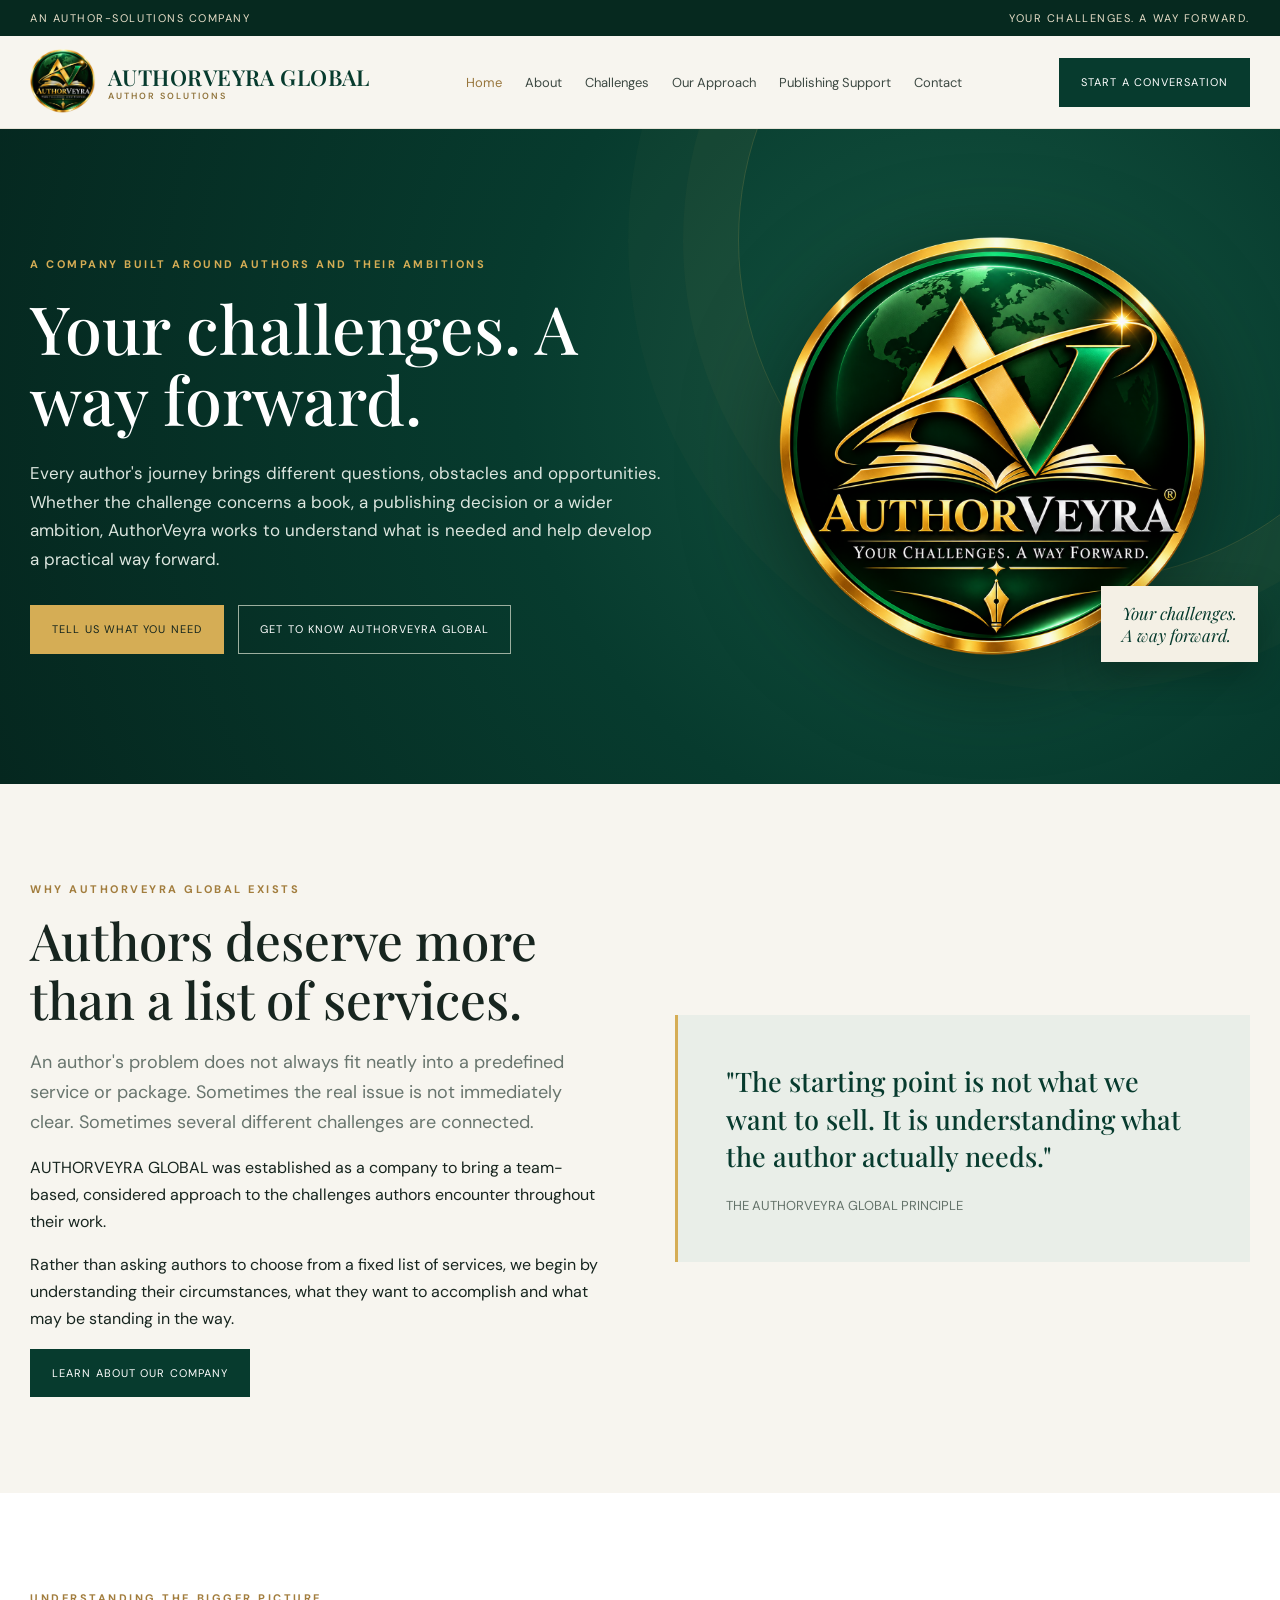
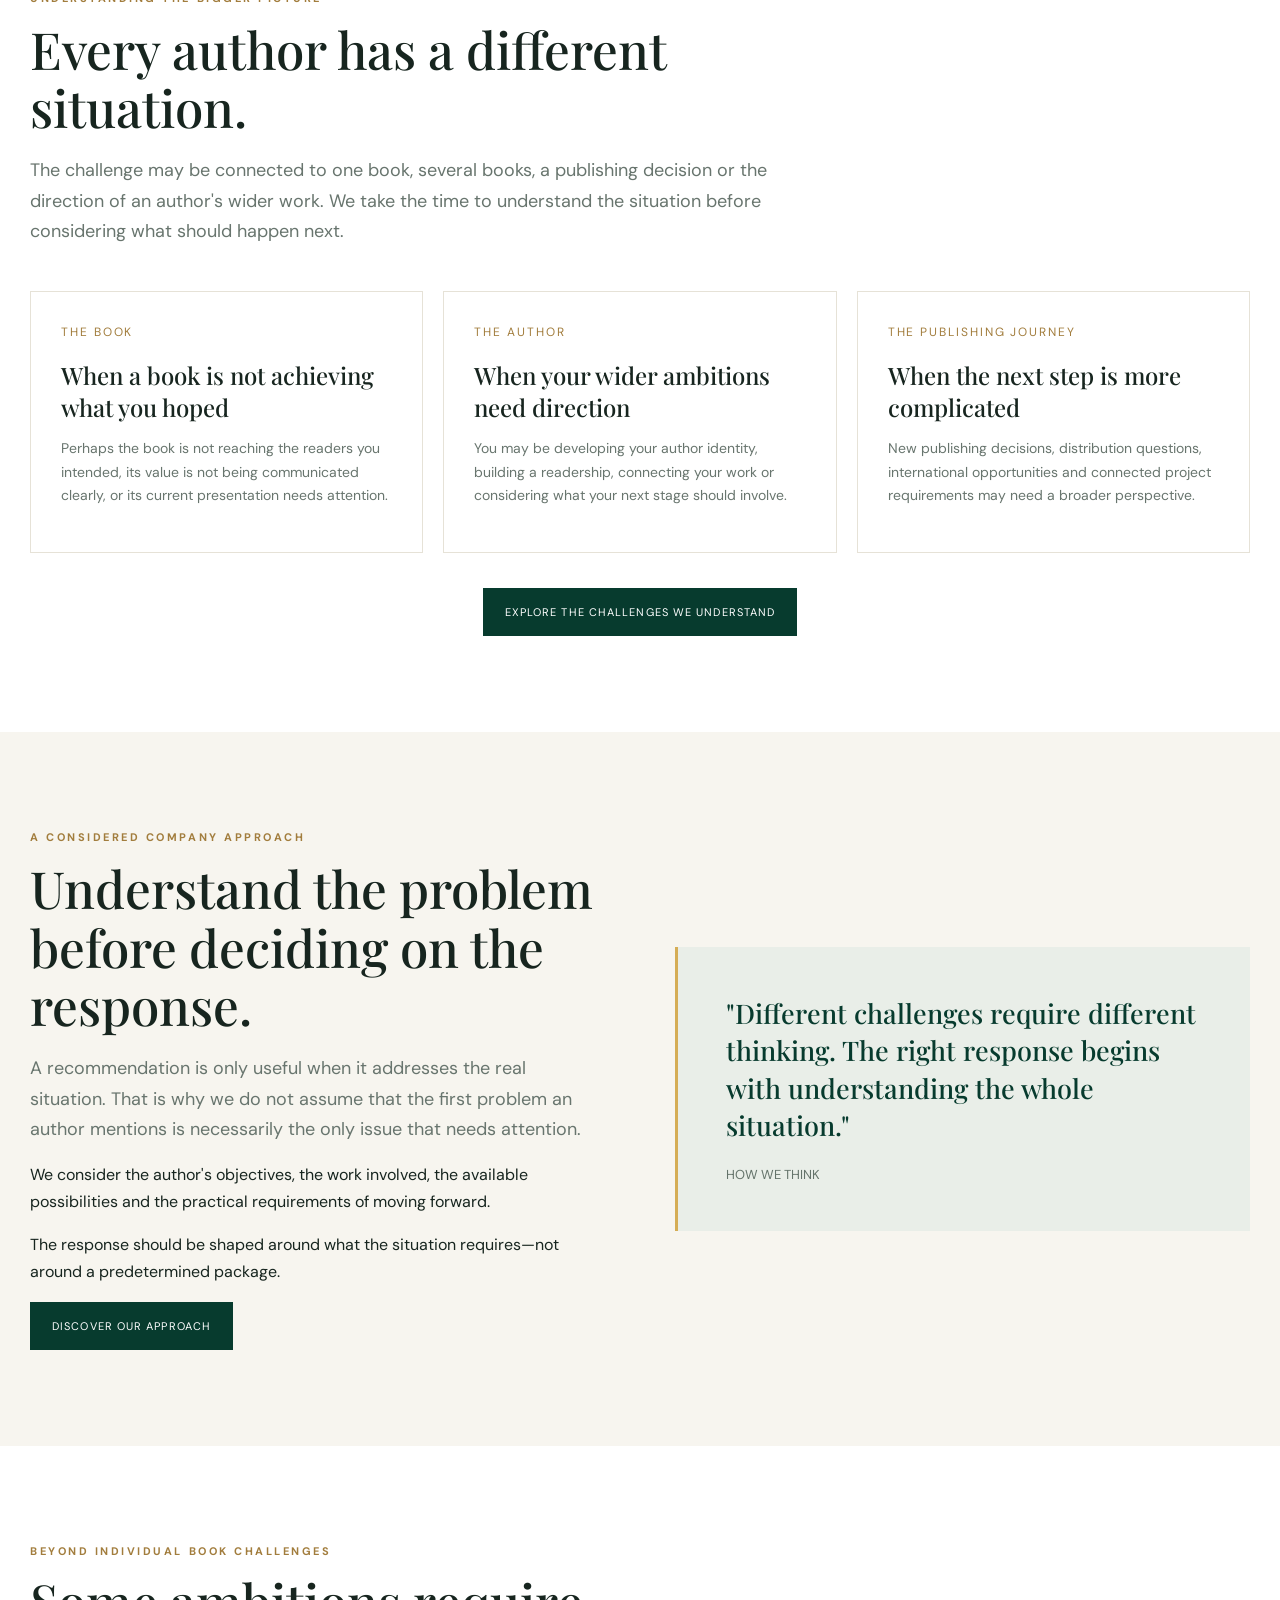
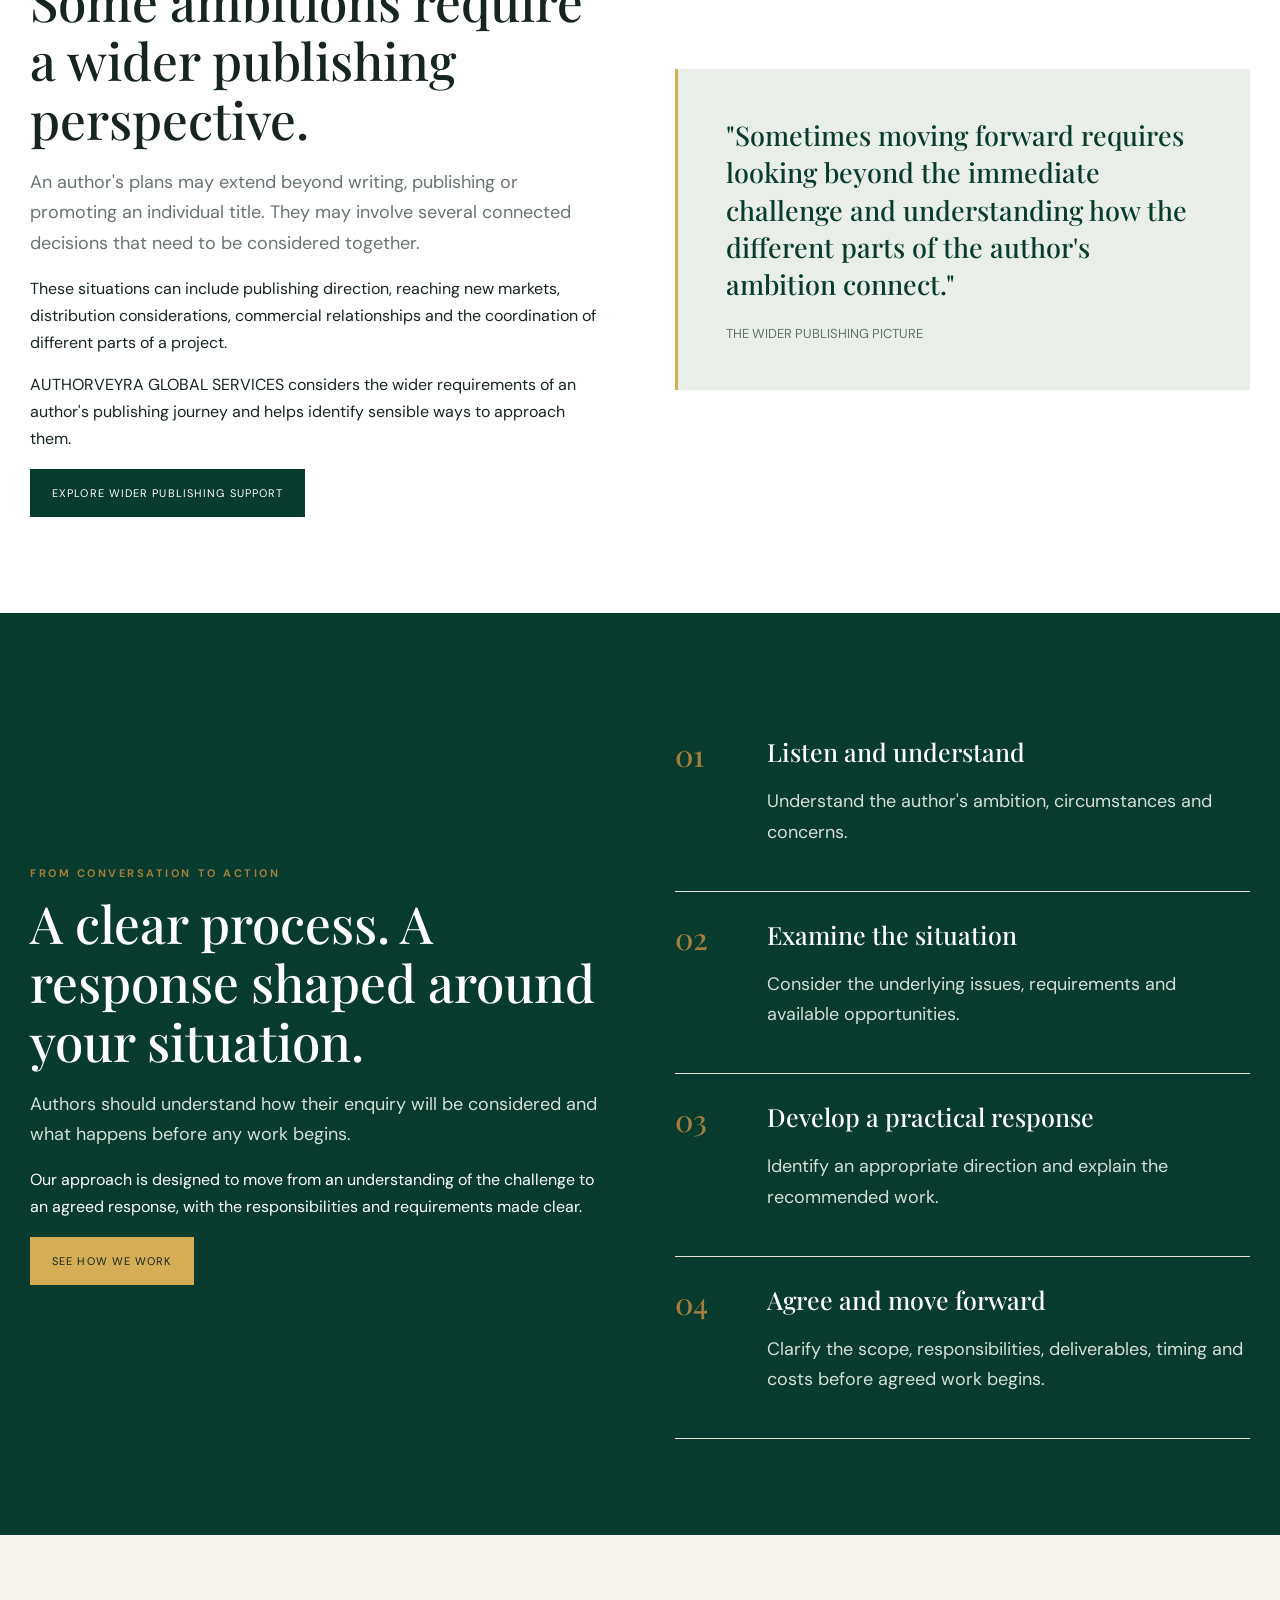
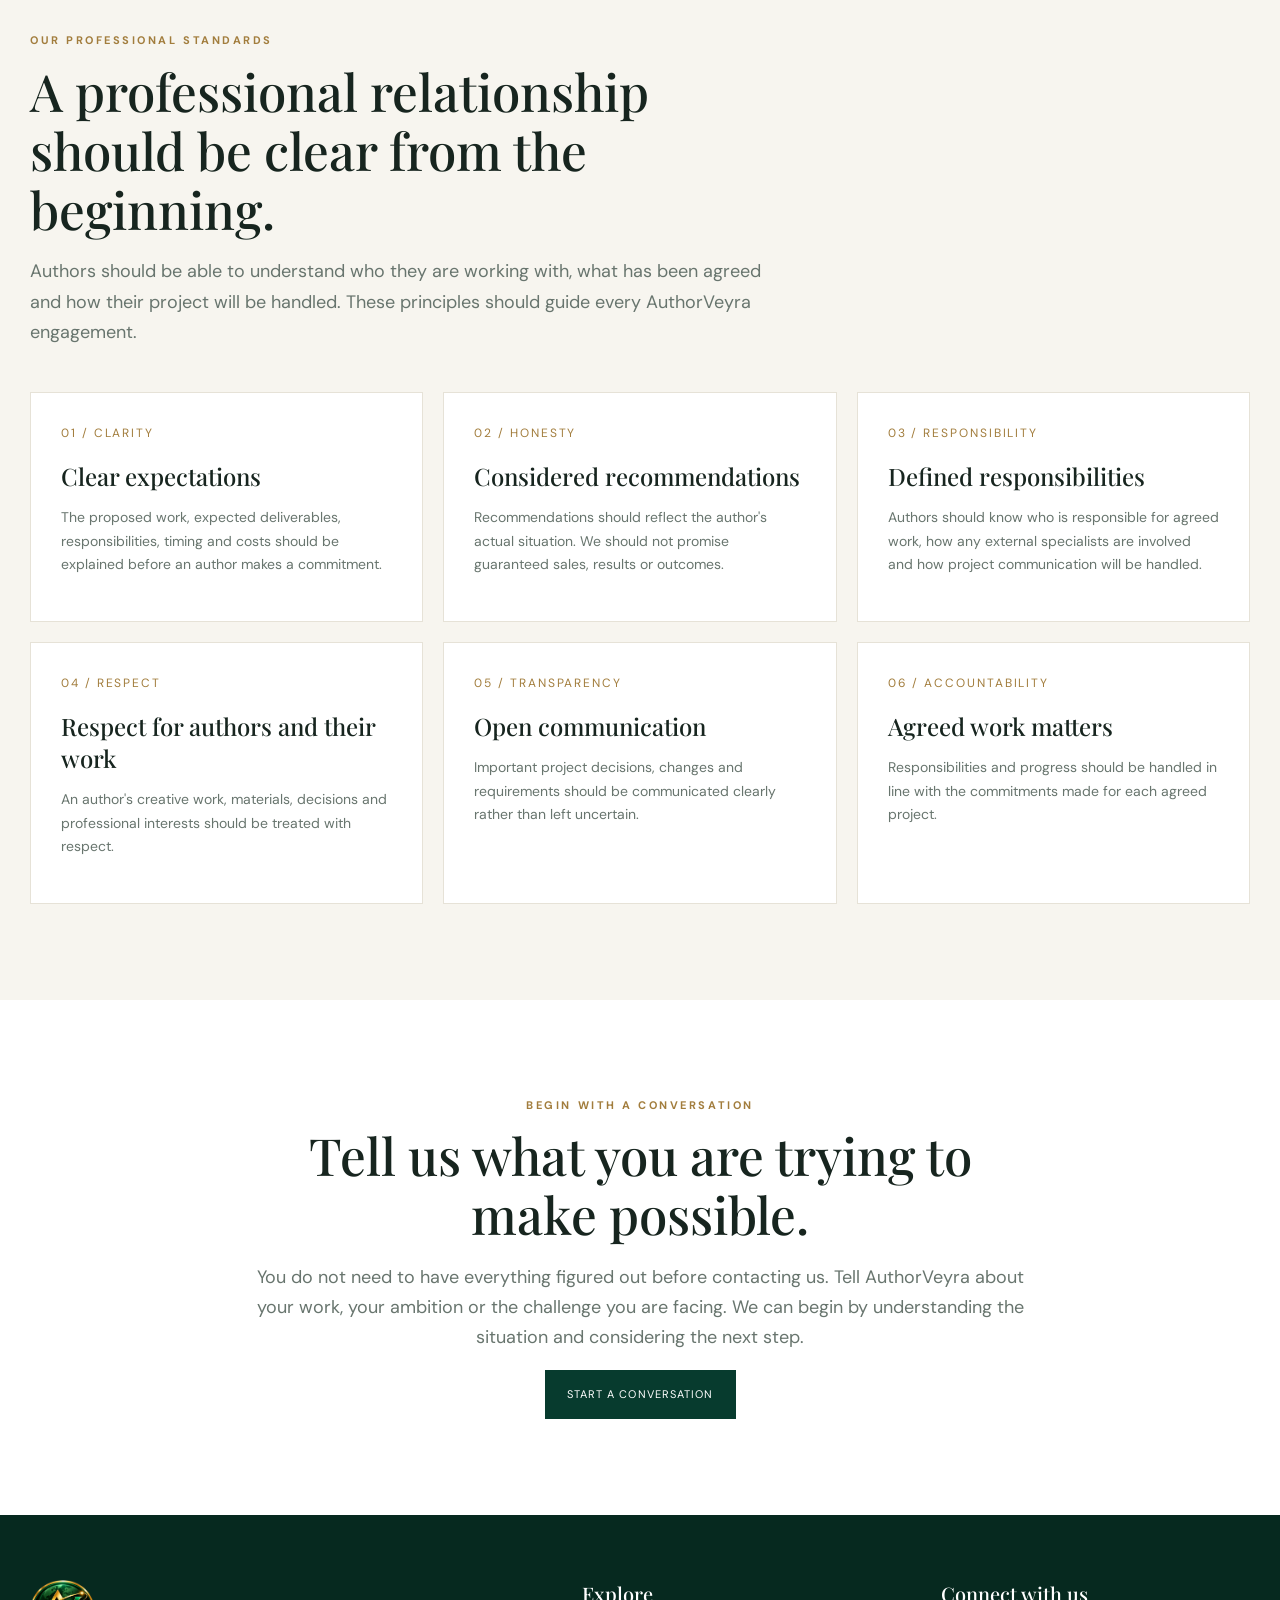
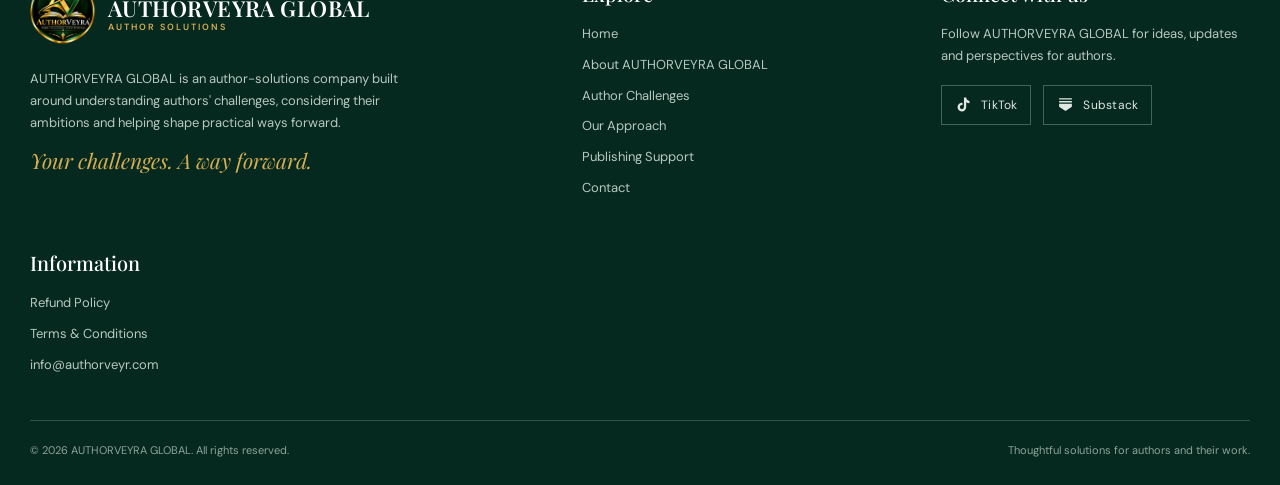
<file: index.html>
<!doctype html>
<html lang="en">
<head>
  <meta charset="utf-8">
  <meta name="viewport" content="width=device-width, initial-scale=1">

  <meta name="description" content="AUTHORVEYRA GLOBAL SERVICES is an author-solutions company. We work with authors to understand their challenges, explore opportunities and develop practical ways forward for their books, publishing and wider ambitions.">

  <meta name="theme-color" content="#173f32">

  <title>AUTHORVEYRA GLOBAL | Your Challenges. A Way Forward.</title>

  <link rel="icon" href="authorveyra-logo.png">
  <link rel="stylesheet" href="styles.css">

  <script type="application/ld+json">
  {
    "@context": "https://schema.org",
    "@type": "Organization",
    "name": "AUTHORVEYRA GLOBAL",
    "url": "https://authorveyr.com/",
    "logo": "https://authorveyr.com/authorveyra-logo.png",
    "email": "info@authorveyr.com",
    "description": "AUTHORVEYRA GLOBAL is an author-solutions company working with authors to understand challenges, explore opportunities and develop practical ways forward for their books, publishing and wider ambitions.",
    "sameAs": [
      "https://www.tiktok.com/@veyra9407",
      "https://substack.com/@authorveyra"
    ]
  }
  </script>
</head>

<body>

  <!-- TOP BAR -->
  <div class="topbar">
    <div class="wrap">
      <span>An author-solutions company</span>
      <span>Your challenges. A way forward.</span>
    </div>
  </div>


  <!-- NAVIGATION -->
  <header class="nav">
    <div class="wrap navinner">

      <a class="brand" href="index.html">
        <img src="authorveyra-logo.png" alt="AuthorVeyra official logo">

        <span class="brandname">
          AUTHORVEYRA GLOBAL
          <small>AUTHOR SOLUTIONS</small>
        </span>
      </a>

      <button
        class="menu"
        aria-label="Toggle navigation"
        aria-expanded="false"
        onclick="
          const links = document.querySelector('.links');
          const isOpen = links.classList.toggle('open');
          this.setAttribute('aria-expanded', isOpen);
        ">
        ☰
      </button>

      <nav class="links">
        <a class="active" href="index.html">Home</a>
        <a href="about.html">About</a>
        <a href="challenges.html">Challenges</a>
        <a href="approach.html">Our Approach</a>
        <a href="publishing-support.html">Publishing Support</a>
        <a href="contact.html">Contact</a>
      </nav>

      <a class="navcta" href="contact.html">Start a conversation</a>

    </div>
  </header>


  <main>

    <!-- HERO -->
    <section class="hero">
      <div class="wrap hero-grid">

        <div>

          <div class="eyebrow">
            A company built around authors and their ambitions
          </div>

          <h1>
            Your challenges. A way forward.
          </h1>

          <p>
            Every author's journey brings different questions,
            obstacles and opportunities. Whether the challenge
            concerns a book, a publishing decision or a wider
            ambition, AuthorVeyra works to understand what is
            needed and help develop a practical way forward.
          </p>

          <div class="hero-actions">
            <a class="btn light" href="contact.html">
              Tell us what you need
            </a>

            <a class="btn outline" href="about.html">
              Get to know AUTHORVEYRA GLOBAL
            </a>
          </div>

        </div>

        <div class="hero-art">
          <img
            src="authorveyra-logo.png"
            alt="AuthorVeyra company logo">

          <div class="art-note">
            Your challenges.<br>
            A way forward.
          </div>
        </div>

      </div>
    </section>


    <!-- COMPANY PURPOSE -->
    <section class="section">

      <div class="wrap split">

        <div>

          <div class="eyebrow">
            Why AUTHORVEYRA GLOBAL exists
          </div>

          <h2>
            Authors deserve more than a list of services.
          </h2>

          <p class="lead">
            An author's problem does not always fit neatly
            into a predefined service or package. Sometimes
            the real issue is not immediately clear. Sometimes
            several different challenges are connected.
          </p>

          <p>
            AUTHORVEYRA GLOBAL was established as a company to bring
            a team-based, considered approach to the challenges
            authors encounter throughout their work.
          </p>

          <p>
            Rather than asking authors to choose from a fixed
            list of services, we begin by understanding their
            circumstances, what they want to accomplish and
            what may be standing in the way.
          </p>

          <a class="btn" href="about.html">
            Learn about our company
          </a>

        </div>

        <div class="quote-panel">

          <p>
            "The starting point is not what we want to sell.
            It is understanding what the author actually needs."
          </p>

          <p style="font:13px 'DM Sans';color:#64736a;margin-top:22px">
            THE AUTHORVEYRA GLOBAL PRINCIPLE
          </p>

        </div>

      </div>

    </section>


    <!-- UNDERSTANDING AUTHOR CHALLENGES -->
    <section class="section white">

      <div class="wrap">

        <div class="section-head">

          <div class="eyebrow">
            Understanding the bigger picture
          </div>

          <h2>
            Every author has a different situation.
          </h2>

          <p class="lead">
            The challenge may be connected to one book,
            several books, a publishing decision or the
            direction of an author's wider work.
            We take the time to understand the situation
            before considering what should happen next.
          </p>

        </div>


        <div class="grid3">

          <div class="tile">

            <div class="num">THE BOOK</div>

            <h3>
              When a book is not achieving what you hoped
            </h3>

            <p>
              Perhaps the book is not reaching the readers
              you intended, its value is not being communicated
              clearly, or its current presentation needs attention.
            </p>

          </div>


          <div class="tile">

            <div class="num">THE AUTHOR</div>

            <h3>
              When your wider ambitions need direction
            </h3>

            <p>
              You may be developing your author identity,
              building a readership, connecting your work
              or considering what your next stage should involve.
            </p>

          </div>


          <div class="tile">

            <div class="num">THE PUBLISHING JOURNEY</div>

            <h3>
              When the next step is more complicated
            </h3>

            <p>
              New publishing decisions, distribution questions,
              international opportunities and connected project
              requirements may need a broader perspective.
            </p>

          </div>

        </div>


        <div style="text-align:center;margin-top:35px">

          <a class="btn" href="challenges.html">
            Explore the challenges we understand
          </a>

        </div>

      </div>

    </section>


    <!-- OUR WAY OF THINKING -->
    <section class="section">

      <div class="wrap split">

        <div>

          <div class="eyebrow">
            A considered company approach
          </div>

          <h2>
            Understand the problem before deciding on the response.
          </h2>

          <p class="lead">
            A recommendation is only useful when it addresses
            the real situation. That is why we do not assume
            that the first problem an author mentions is
            necessarily the only issue that needs attention.
          </p>

          <p>
            We consider the author's objectives, the work
            involved, the available possibilities and the
            practical requirements of moving forward.
          </p>

          <p>
            The response should be shaped around what the
            situation requires—not around a predetermined
            package.
          </p>

          <a class="btn" href="approach.html">
            Discover our approach
          </a>

        </div>


        <div class="quote-panel">

          <p>
            "Different challenges require different thinking.
            The right response begins with understanding
            the whole situation."
          </p>

          <p style="font:13px 'DM Sans';color:#64736a;margin-top:22px">
            HOW WE THINK
          </p>

        </div>

      </div>

    </section>


    <!-- WIDER PUBLISHING AMBITIONS -->
    <section class="section white">

      <div class="wrap split">

        <div>

          <div class="eyebrow">
            Beyond individual book challenges
          </div>

          <h2>
            Some ambitions require a wider publishing perspective.
          </h2>

          <p class="lead">
            An author's plans may extend beyond writing,
            publishing or promoting an individual title.
            They may involve several connected decisions
            that need to be considered together.
          </p>

          <p>
            These situations can include publishing direction,
            reaching new markets, distribution considerations,
            commercial relationships and the coordination
            of different parts of a project.
          </p>

          <p>
            AUTHORVEYRA GLOBAL SERVICES considers the wider requirements
            of an author's publishing journey and helps
            identify sensible ways to approach them.
          </p>

          <a class="btn" href="publishing-support.html">
            Explore wider publishing support
          </a>

        </div>


        <div class="quote-panel">

          <p>
            "Sometimes moving forward requires looking
            beyond the immediate challenge and understanding
            how the different parts of the author's ambition
            connect."
          </p>

          <p style="font:13px 'DM Sans';color:#64736a;margin-top:22px">
            THE WIDER PUBLISHING PICTURE
          </p>

        </div>

      </div>

    </section>


    <!-- HOW WE WORK -->
    <section class="section green">

      <div class="wrap split">

        <div>

          <div class="eyebrow">
            From conversation to action
          </div>

          <h2>
            A clear process. A response shaped around your situation.
          </h2>

          <p class="lead">
            Authors should understand how their enquiry
            will be considered and what happens before
            any work begins.
          </p>

          <p>
            Our approach is designed to move from an
            understanding of the challenge to an agreed
            response, with the responsibilities and
            requirements made clear.
          </p>

          <a class="btn light" href="approach.html">
            See how we work
          </a>

        </div>


        <div>

          <div class="step">

            <div class="stepno">01</div>

            <div>
              <h3>Listen and understand</h3>

              <p class="lead">
                Understand the author's ambition,
                circumstances and concerns.
              </p>
            </div>

          </div>


          <div class="step">

            <div class="stepno">02</div>

            <div>
              <h3>Examine the situation</h3>

              <p class="lead">
                Consider the underlying issues,
                requirements and available opportunities.
              </p>
            </div>

          </div>


          <div class="step">

            <div class="stepno">03</div>

            <div>
              <h3>Develop a practical response</h3>

              <p class="lead">
                Identify an appropriate direction
                and explain the recommended work.
              </p>
            </div>

          </div>


          <div class="step">

            <div class="stepno">04</div>

            <div>
              <h3>Agree and move forward</h3>

              <p class="lead">
                Clarify the scope, responsibilities,
                deliverables, timing and costs before
                agreed work begins.
              </p>
            </div>

          </div>

        </div>

      </div>

    </section>


    <!-- COMPANY STANDARDS -->
    <section class="section">

      <div class="wrap">

        <div class="section-head">

          <div class="eyebrow">
            Our professional standards
          </div>

          <h2>
            A professional relationship should be clear from the beginning.
          </h2>

          <p class="lead">
            Authors should be able to understand who they are
            working with, what has been agreed and how their
            project will be handled. These principles should
            guide every AuthorVeyra engagement.
          </p>

        </div>


        <div class="grid3">

          <div class="tile">

            <div class="num">01 / CLARITY</div>

            <h3>
              Clear expectations
            </h3>

            <p>
              The proposed work, expected deliverables,
              responsibilities, timing and costs should
              be explained before an author makes a commitment.
            </p>

          </div>


          <div class="tile">

            <div class="num">02 / HONESTY</div>

            <h3>
              Considered recommendations
            </h3>

            <p>
              Recommendations should reflect the author's
              actual situation. We should not promise
              guaranteed sales, results or outcomes.
            </p>

          </div>


          <div class="tile">

            <div class="num">03 / RESPONSIBILITY</div>

            <h3>
              Defined responsibilities
            </h3>

            <p>
              Authors should know who is responsible for
              agreed work, how any external specialists
              are involved and how project communication
              will be handled.
            </p>

          </div>


          <div class="tile">

            <div class="num">04 / RESPECT</div>

            <h3>
              Respect for authors and their work
            </h3>

            <p>
              An author's creative work, materials,
              decisions and professional interests
              should be treated with respect.
            </p>

          </div>


          <div class="tile">

            <div class="num">05 / TRANSPARENCY</div>

            <h3>
              Open communication
            </h3>

            <p>
              Important project decisions, changes
              and requirements should be communicated
              clearly rather than left uncertain.
            </p>

          </div>


          <div class="tile">

            <div class="num">06 / ACCOUNTABILITY</div>

            <h3>
              Agreed work matters
            </h3>

            <p>
              Responsibilities and progress should be
              handled in line with the commitments
              made for each agreed project.
            </p>

          </div>

        </div>

      </div>

    </section>


    <!-- FINAL CTA -->
    <section class="section white">

      <div
        class="wrap"
        style="text-align:center;max-width:800px">

        <div class="eyebrow">
          Begin with a conversation
        </div>

        <h2>
          Tell us what you are trying to make possible.
        </h2>

        <p class="lead">
          You do not need to have everything figured out
          before contacting us. Tell AuthorVeyra about
          your work, your ambition or the challenge
          you are facing. We can begin by understanding
          the situation and considering the next step.
        </p>

        <a class="btn" href="contact.html">
          Start a conversation
        </a>

      </div>

    </section>

  </main>


  <!-- FOOTER -->
  <footer class="footer">

    <div class="wrap">

      <div class="footgrid">


        <!-- COMPANY -->
        <div>

          <a class="brand" href="index.html">

            <img src="authorveyra-logo.png" alt="">

            <span class="brandname" style="color:white">
              AUTHORVEYRA GLOBAL
              <small style="color:#d5ad55">
                AUTHOR SOLUTIONS
              </small>
            </span>

          </a>

          <p style="max-width:370px;margin-top:22px">
            AUTHORVEYRA GLOBAL is an author-solutions company
            built around understanding authors' challenges,
            considering their ambitions and helping shape
            practical ways forward.
          </p>

          <div class="tagline">
            Your challenges. A way forward.
          </div>

        </div>


        <!-- EXPLORE -->
        <div>

          <h4>Explore</h4>

          <div class="footlinks">

            <a href="index.html">Home</a>

            <a href="about.html">About AUTHORVEYRA GLOBAL</a>

            <a href="challenges.html">Author Challenges</a>

            <a href="approach.html">Our Approach</a>

            <a href="publishing-support.html">Publishing Support</a>

            <a href="contact.html">Contact</a>

          </div>

        </div>


        <!-- SOCIAL -->
        <div>

          <h4>Connect with us</h4>

          <p>
            Follow AUTHORVEYRA GLOBAL for ideas, updates
            and perspectives for authors.
          </p>

          <div class="social-links">

            <a
              class="social-link"
              href="https://www.tiktok.com/@veyra9407"
              target="_blank"
              rel="noopener noreferrer"
              aria-label="AuthorVeyra on TikTok">

              <svg viewBox="0 0 24 24" aria-hidden="true">
                <path d="M19.59 6.69a4.83 4.83 0 0 1-3.77-4.25V2h-3.2v13.67a2.9 2.9 0 1 1-2.9-2.9c.3 0 .6.05.87.13V9.63a6.1 6.1 0 1 0 5.23 6.04V8.72a8 8 0 0 0 4.67 1.5V7.04c-.3 0-.6-.12-.9-.35Z"/>
              </svg>

              TikTok

            </a>


            <a
              class="social-link"
              href="https://substack.com/@authorveyra"
              target="_blank"
              rel="noopener noreferrer"
              aria-label="AuthorVeyra on Substack">

              <svg viewBox="0 0 24 24" aria-hidden="true">
                <path d="M3 3h18v2H3V3Zm0 4h18v2H3V7Zm0 4h18v2H3v-2Zm0 4 9 6 9-6v-2H3v2Z"/>
              </svg>

              Substack

            </a>

          </div>

        </div>


        <!-- INFORMATION -->
        <div>

          <h4>Information</h4>

          <div class="footlinks">

            <a href="refund-policy.html">
              Refund Policy
            </a>

            <a href="terms.html">
              Terms & Conditions
            </a>

            <a href="mailto:info@authorveyr.com">
              info@authorveyr.com
            </a>

          </div>

        </div>

      </div>


      <div class="copyright">

        <span>
          © 2026 AUTHORVEYRA GLOBAL. All rights reserved.
        </span>

        <span>
          Thoughtful solutions for authors and their work.
        </span>

      </div>

    </div>

  </footer>

</body>
</html>
</file>
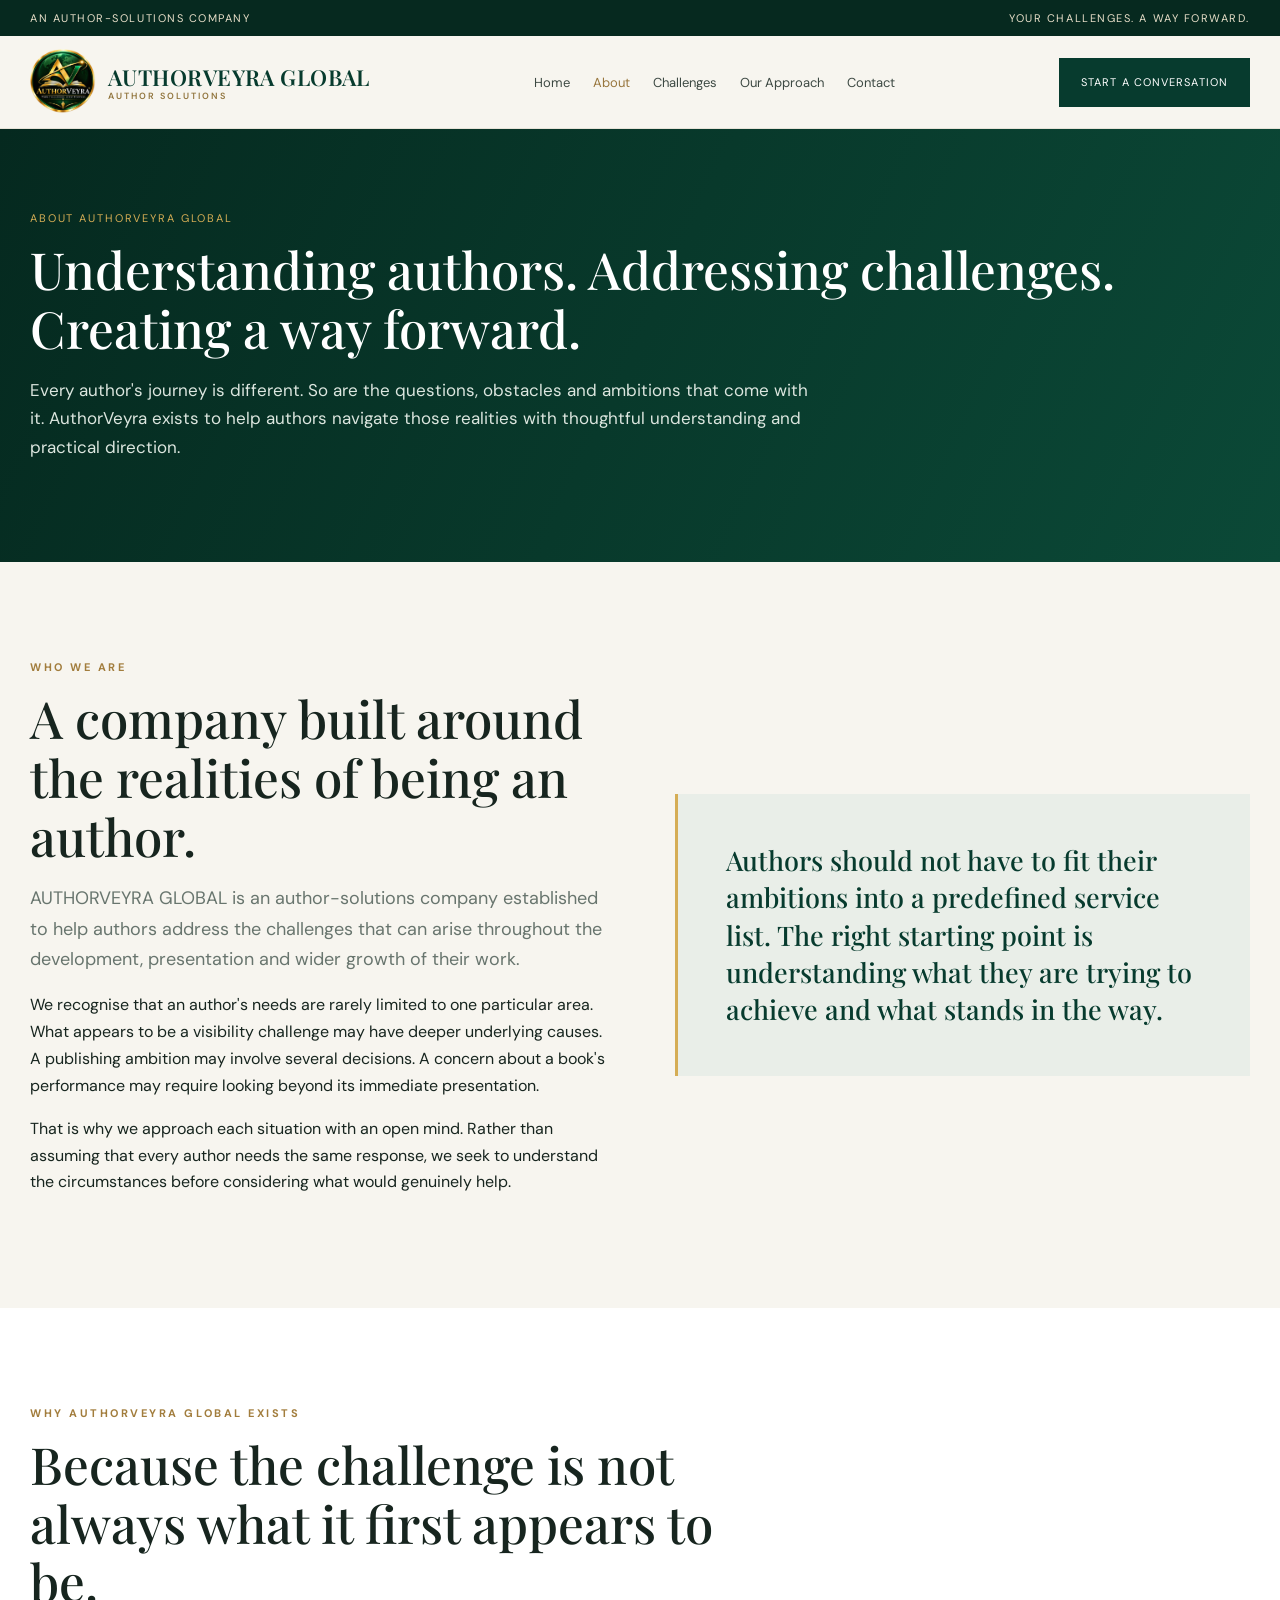
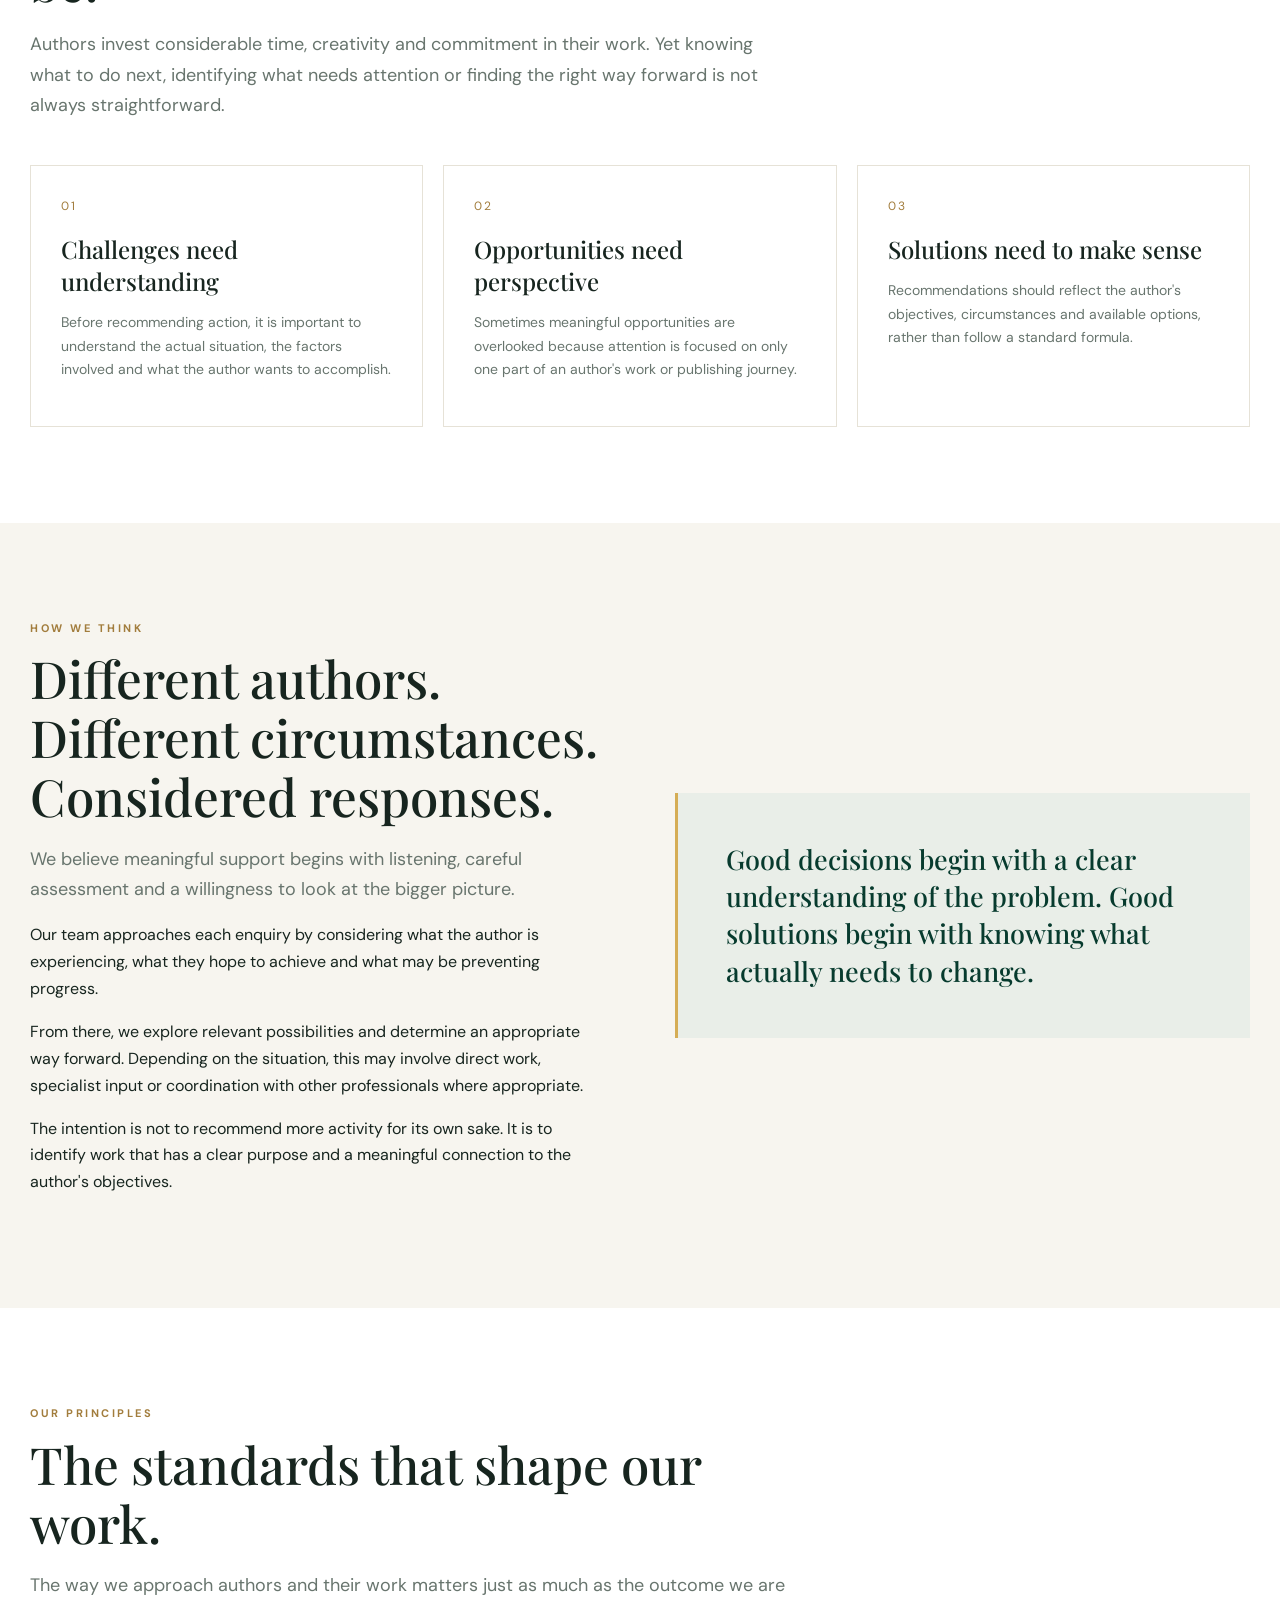
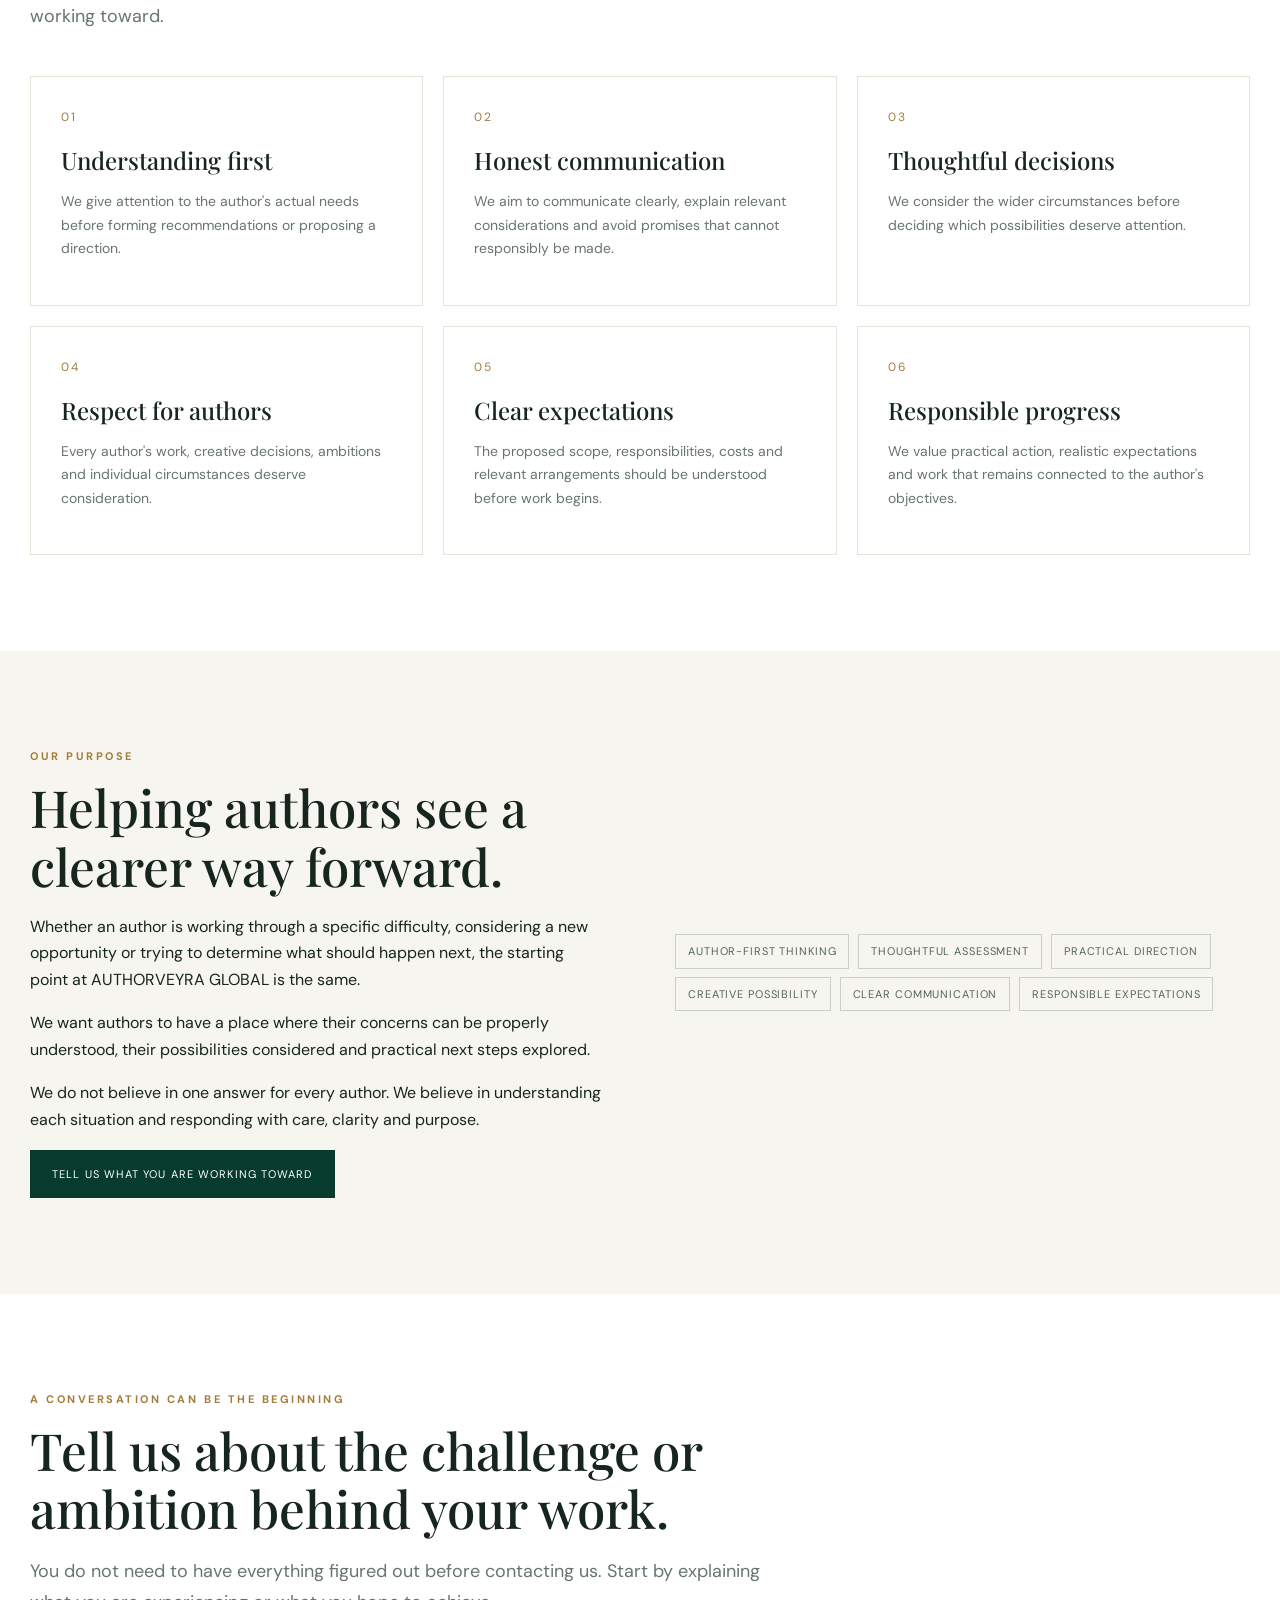
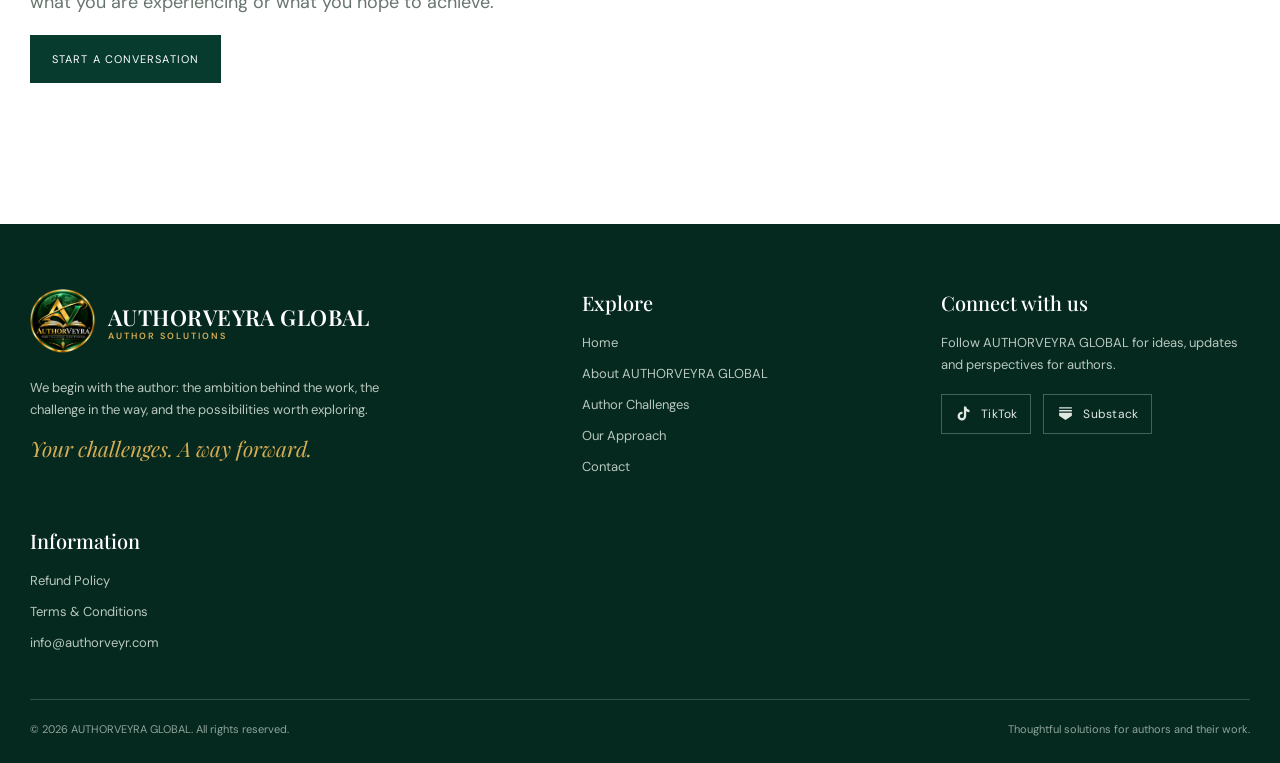
<file: about.html>
<!doctype html>
<html lang="en">
<head>
  <meta charset="utf-8">
  <meta name="viewport" content="width=device-width, initial-scale=1">
  <meta name="description" content="Discover AUTHORVEYRA GLOBAL, an author-solutions company helping authors understand challenges, explore opportunities and move their publishing ambitions forward.">
  <title>About AUTHORVEYRA GLOBAL | AUTHORVEYRA GLOBAL</title>
  <link rel="icon" href="authorveyra-logo.png">
  <link rel="stylesheet" href="styles.css">
</head>

<body>

<div class="topbar">
  <div class="wrap">
    <span>An author-solutions company</span>
    <span>Your challenges. A way forward.</span>
  </div>
</div>

<header class="nav">
  <div class="wrap navinner">

    <a class="brand" href="index.html">
      <img src="authorveyra-logo.png" alt="AuthorVeyra logo">
      <span class="brandname">
        AUTHORVEYRA GLOBAL
        <small>AUTHOR SOLUTIONS</small>
      </span>
    </a>

    <button class="menu" aria-label="Toggle navigation"
      aria-expanded="false"
      onclick="
        const links = document.querySelector('.links');
        links.classList.toggle('open');
        this.setAttribute('aria-expanded', links.classList.contains('open'));
      ">
      ☰
    </button>

    <nav class="links">
      <a href="index.html">Home</a>
      <a class="active" href="about.html">About</a>
      <a href="challenges.html">Challenges</a>
      <a href="approach.html">Our Approach</a>
      <a href="contact.html">Contact</a>
    </nav>

    <a class="navcta" href="contact.html">Start a conversation</a>

  </div>
</header>

<main>

  <!-- INTRODUCTION -->

  <section class="pagehero">
    <div class="wrap">
      <div class="crumb">About AUTHORVEYRA GLOBAL</div>

      <h1>Understanding authors. Addressing challenges. Creating a way forward.</h1>

      <p>
        Every author's journey is different. So are the questions, obstacles
        and ambitions that come with it. AuthorVeyra exists to help authors
        navigate those realities with thoughtful understanding and practical direction.
      </p>
    </div>
  </section>

  <!-- WHO WE ARE -->

  <section class="section">
    <div class="wrap split">

      <div>
        <div class="eyebrow">Who we are</div>

        <h2>A company built around the realities of being an author.</h2>

        <p class="lead">
         AUTHORVEYRA GLOBAL is an author-solutions company established to help
          authors address the challenges that can arise throughout the
          development, presentation and wider growth of their work.
        </p>

        <p>
          We recognise that an author's needs are rarely limited to one
          particular area. What appears to be a visibility challenge may
          have deeper underlying causes. A publishing ambition may involve
          several decisions. A concern about a book's performance may
          require looking beyond its immediate presentation.
        </p>

        <p>
          That is why we approach each situation with an open mind.
          Rather than assuming that every author needs the same response,
          we seek to understand the circumstances before considering
          what would genuinely help.
        </p>
      </div>

      <div class="quote-panel">
        <p>
          Authors should not have to fit their ambitions into a predefined
          service list. The right starting point is understanding what
          they are trying to achieve and what stands in the way.
        </p>
      </div>

    </div>
  </section>

  <!-- WHY WE EXIST -->

  <section class="section white">
    <div class="wrap">

      <div class="section-head">
        <div class="eyebrow">Why AUTHORVEYRA GLOBAL exists</div>

        <h2>Because the challenge is not always what it first appears to be.</h2>

        <p class="lead">
          Authors invest considerable time, creativity and commitment
          in their work. Yet knowing what to do next, identifying what
          needs attention or finding the right way forward is not always straightforward.
        </p>
      </div>

      <div class="grid3">

        <div class="tile">
          <div class="num">01</div>
          <h3>Challenges need understanding</h3>
          <p>
            Before recommending action, it is important to understand
            the actual situation, the factors involved and what the
            author wants to accomplish.
          </p>
        </div>

        <div class="tile">
          <div class="num">02</div>
          <h3>Opportunities need perspective</h3>
          <p>
            Sometimes meaningful opportunities are overlooked because
            attention is focused on only one part of an author's work
            or publishing journey.
          </p>
        </div>

        <div class="tile">
          <div class="num">03</div>
          <h3>Solutions need to make sense</h3>
          <p>
            Recommendations should reflect the author's objectives,
            circumstances and available options, rather than follow
            a standard formula.
          </p>
        </div>

      </div>
    </div>
  </section>

  <!-- HOW WE THINK -->

  <section class="section">
    <div class="wrap split">

      <div>
        <div class="eyebrow">How we think</div>

        <h2>Different authors. Different circumstances. Considered responses.</h2>

        <p class="lead">
          We believe meaningful support begins with listening,
          careful assessment and a willingness to look at the bigger picture.
        </p>

        <p>
          Our team approaches each enquiry by considering what the author
          is experiencing, what they hope to achieve and what may be
          preventing progress.
        </p>

        <p>
          From there, we explore relevant possibilities and determine
          an appropriate way forward. Depending on the situation,
          this may involve direct work, specialist input or coordination
          with other professionals where appropriate.
        </p>

        <p>
          The intention is not to recommend more activity for its own sake.
          It is to identify work that has a clear purpose and a meaningful
          connection to the author's objectives.
        </p>
      </div>

      <div>
        <div class="quote-panel">
          <p>
            Good decisions begin with a clear understanding of the problem.
            Good solutions begin with knowing what actually needs to change.
          </p>
        </div>
      </div>

    </div>
  </section>

  <!-- OUR PRINCIPLES -->

  <section class="section white">
    <div class="wrap">

      <div class="section-head">
        <div class="eyebrow">Our principles</div>

        <h2>The standards that shape our work.</h2>

        <p class="lead">
          The way we approach authors and their work matters just as much
          as the outcome we are working toward.
        </p>
      </div>

      <div class="grid3">

        <div class="tile">
          <div class="num">01</div>
          <h3>Understanding first</h3>
          <p>
            We give attention to the author's actual needs before
            forming recommendations or proposing a direction.
          </p>
        </div>

        <div class="tile">
          <div class="num">02</div>
          <h3>Honest communication</h3>
          <p>
            We aim to communicate clearly, explain relevant considerations
            and avoid promises that cannot responsibly be made.
          </p>
        </div>

        <div class="tile">
          <div class="num">03</div>
          <h3>Thoughtful decisions</h3>
          <p>
            We consider the wider circumstances before deciding
            which possibilities deserve attention.
          </p>
        </div>

        <div class="tile">
          <div class="num">04</div>
          <h3>Respect for authors</h3>
          <p>
            Every author's work, creative decisions, ambitions and
            individual circumstances deserve consideration.
          </p>
        </div>

        <div class="tile">
          <div class="num">05</div>
          <h3>Clear expectations</h3>
          <p>
            The proposed scope, responsibilities, costs and relevant
            arrangements should be understood before work begins.
          </p>
        </div>

        <div class="tile">
          <div class="num">06</div>
          <h3>Responsible progress</h3>
          <p>
            We value practical action, realistic expectations and
            work that remains connected to the author's objectives.
          </p>
        </div>

      </div>
    </div>
  </section>

  <!-- OUR PURPOSE -->

  <section class="section">
    <div class="wrap split">

      <div>
        <div class="eyebrow">Our purpose</div>

        <h2>Helping authors see a clearer way forward.</h2>

        <p>
          Whether an author is working through a specific difficulty,
          considering a new opportunity or trying to determine what
          should happen next, the starting point at AUTHORVEYRA GLOBAL is the same.
        </p>

        <p>
          We want authors to have a place where their concerns can be
          properly understood, their possibilities considered and
          practical next steps explored.
        </p>

        <p>
          We do not believe in one answer for every author.
          We believe in understanding each situation and responding
          with care, clarity and purpose.
        </p>

        <a class="btn" href="contact.html">Tell us what you are working toward</a>
      </div>

      <div>
        <span class="pill">Author-first thinking</span>
        <span class="pill">Thoughtful assessment</span>
        <span class="pill">Practical direction</span>
        <span class="pill">Creative possibility</span>
        <span class="pill">Clear communication</span>
        <span class="pill">Responsible expectations</span>
      </div>

    </div>
  </section>

  <!-- FINAL INVITATION -->

  <section class="section white">
    <div class="wrap">
      <div class="section-head">
        <div class="eyebrow">A conversation can be the beginning</div>

        <h2>Tell us about the challenge or ambition behind your work.</h2>

        <p class="lead">
          You do not need to have everything figured out before contacting us.
          Start by explaining what you are experiencing or what you hope to achieve.
        </p>

        <a class="btn" href="contact.html">Start a conversation</a>
      </div>
    </div>
  </section>

</main>

<!-- FOOTER -->

<footer class="footer">
  <div class="wrap">

    <div class="footgrid">

      <div>
        <a class="brand" href="index.html">
          <img src="authorveyra-logo.png" alt="">

          <span class="brandname" style="color:white">
            AUTHORVEYRA GLOBAL
            <small style="color:#d5ad55">AUTHOR SOLUTIONS</small>
          </span>
        </a>

        <p style="max-width:370px;margin-top:22px">
          We begin with the author: the ambition behind the work,
          the challenge in the way, and the possibilities worth exploring.
        </p>

        <div class="tagline">Your challenges. A way forward.</div>
      </div>

      <div>
        <h4>Explore</h4>

        <div class="footlinks">
          <a href="index.html">Home</a>
          <a href="about.html">About AUTHORVEYRA GLOBAL</a>
          <a href="challenges.html">Author Challenges</a>
          <a href="approach.html">Our Approach</a>
          <a href="contact.html">Contact</a>
        </div>
      </div>

      <div>
        <h4>Connect with us</h4>

        <p>Follow AUTHORVEYRA GLOBAL for ideas, updates and perspectives for authors.</p>

        <div class="social-links">

          <a class="social-link"
             href="https://www.tiktok.com/@veyra9407"
             target="_blank"
             rel="noopener noreferrer"
             aria-label="AuthorVeyra on TikTok">

            <svg viewBox="0 0 24 24" aria-hidden="true">
              <path d="M19.59 6.69a4.83 4.83 0 0 1-3.77-4.25V2h-3.2v13.67a2.9 2.9 0 1 1-2.9-2.9c.3 0 .6.05.87.13V9.63a6.1 6.1 0 1 0 5.23 6.04V8.72a8 8 0 0 0 4.67 1.5V7.04c-.3 0-.6-.12-.9-.35Z"/>
            </svg>
            TikTok
          </a>

          <a class="social-link"
             href="https://substack.com/@authorveyra"
             target="_blank"
             rel="noopener noreferrer"
             aria-label="AuthorVeyra on Substack">

            <svg viewBox="0 0 24 24" aria-hidden="true">
              <path d="M3 3h18v2H3V3Zm0 4h18v2H3V7Zm0 4h18v2H3v-2Zm0 4 9 6 9-6v-2H3v2Z"/>
            </svg>
            Substack
          </a>

        </div>
      </div>

      <div>
        <h4>Information</h4>

        <div class="footlinks">
          <a href="refund-policy.html">Refund Policy</a>
          <a href="terms.html">Terms &amp; Conditions</a>
          <a href="mailto:info@authorveyr.com">info@authorveyr.com</a>
        </div>
      </div>

    </div>

    <div class="copyright">
      <span>© 2026 AUTHORVEYRA GLOBAL. All rights reserved.</span>
      <span>Thoughtful solutions for authors and their work.</span>
    </div>

  </div>
</footer>

</body>
</html>
</file>
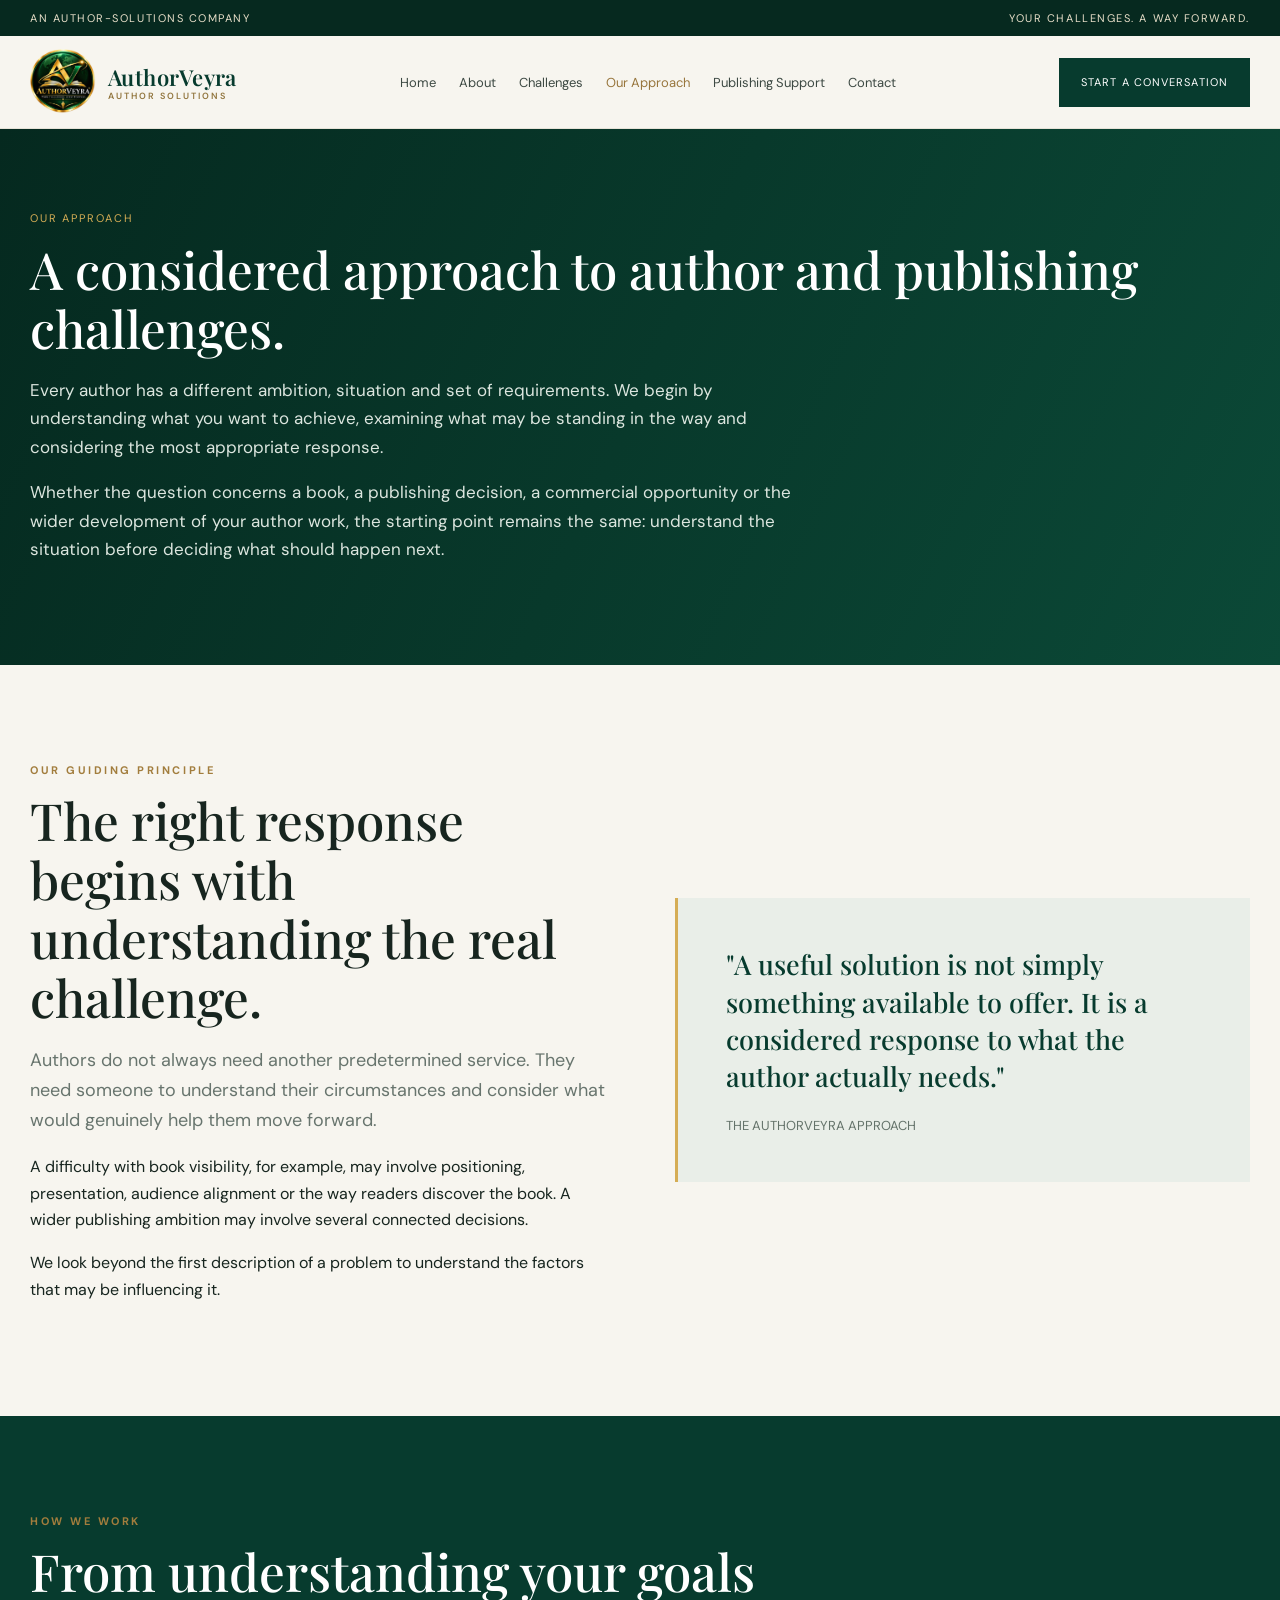
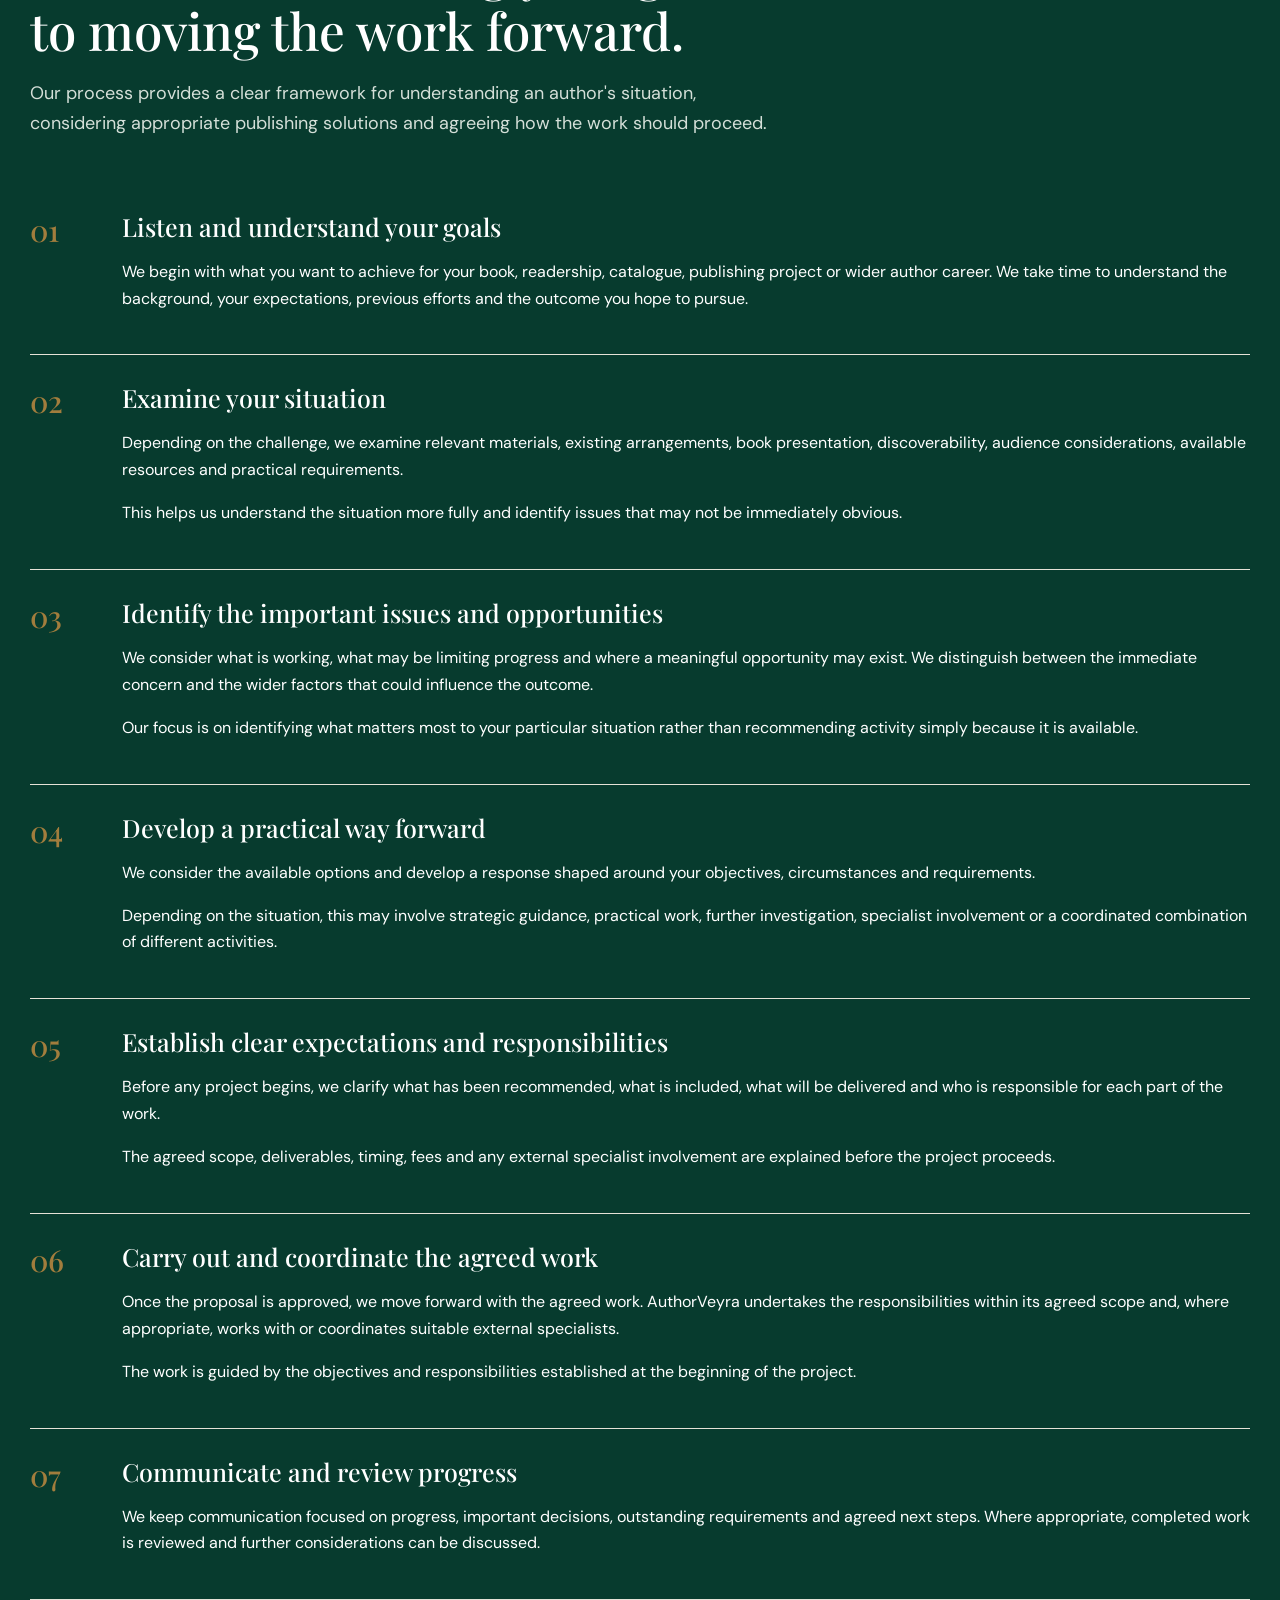
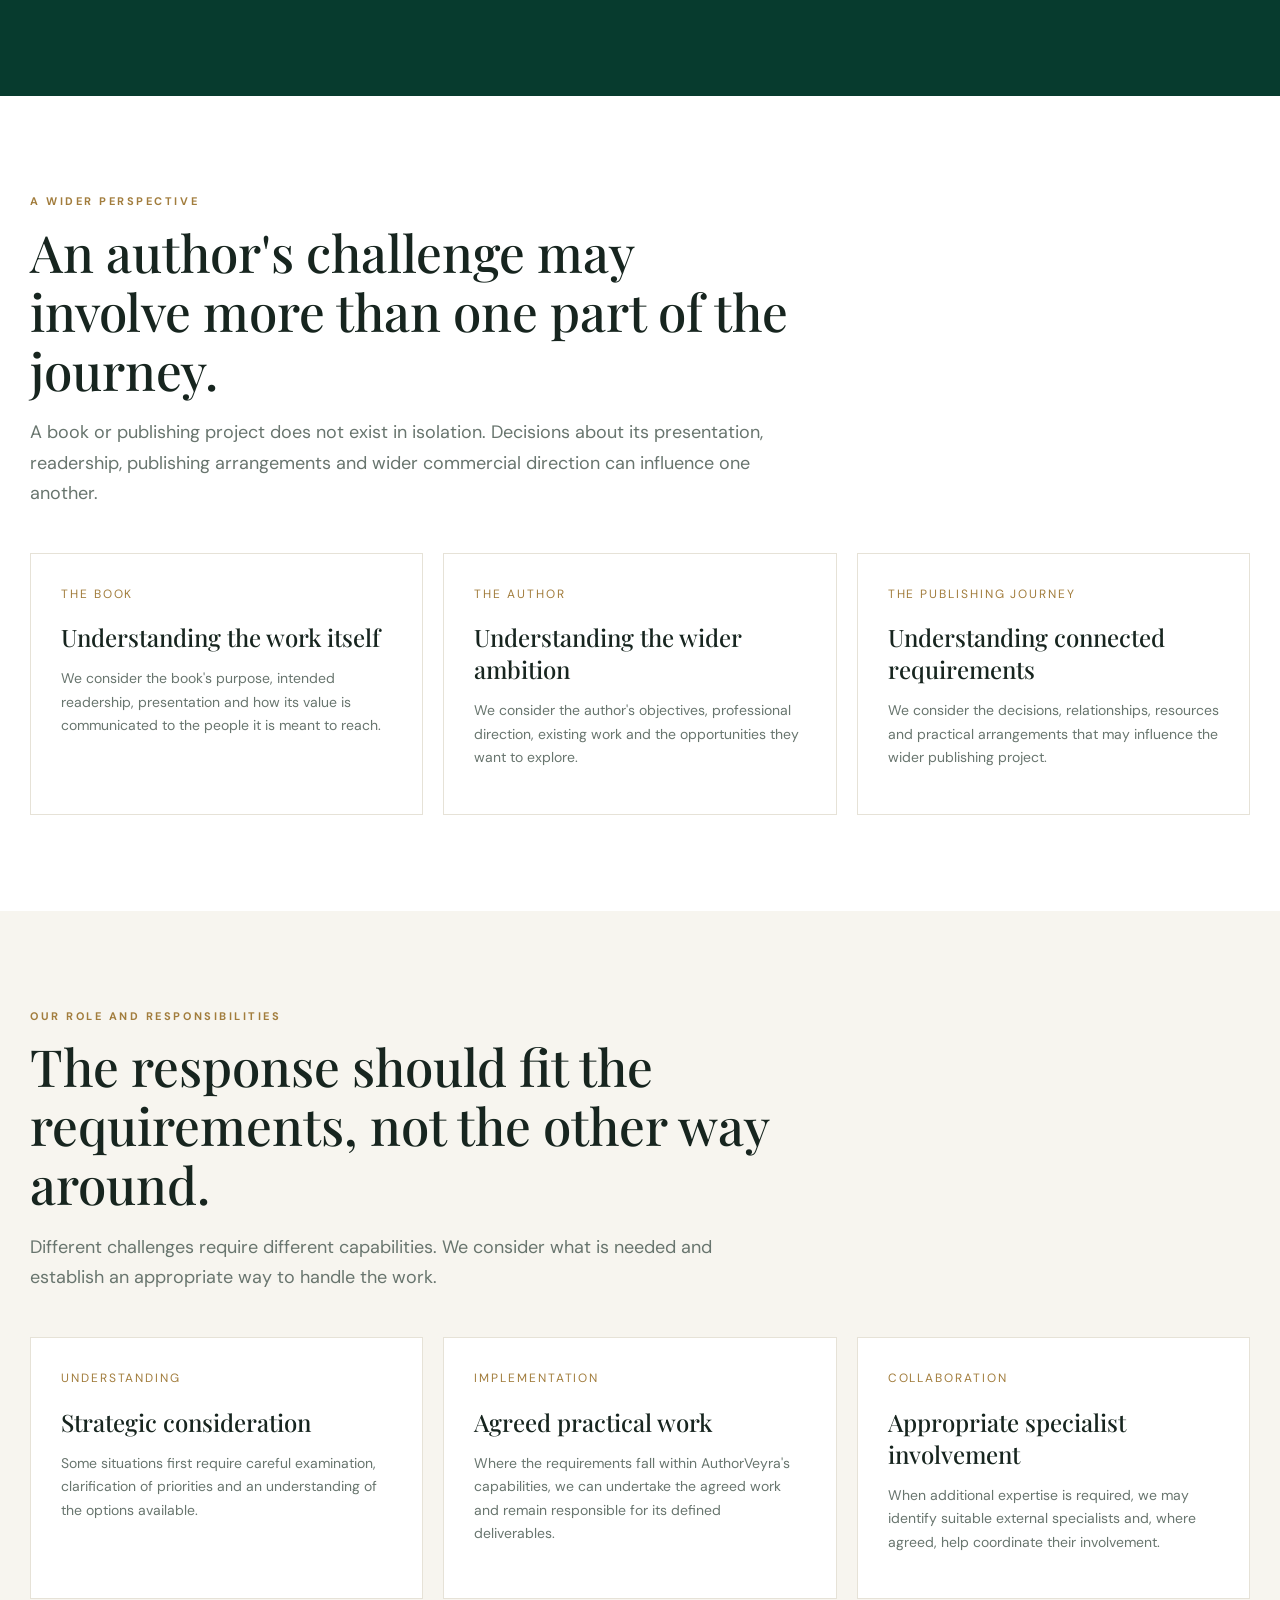
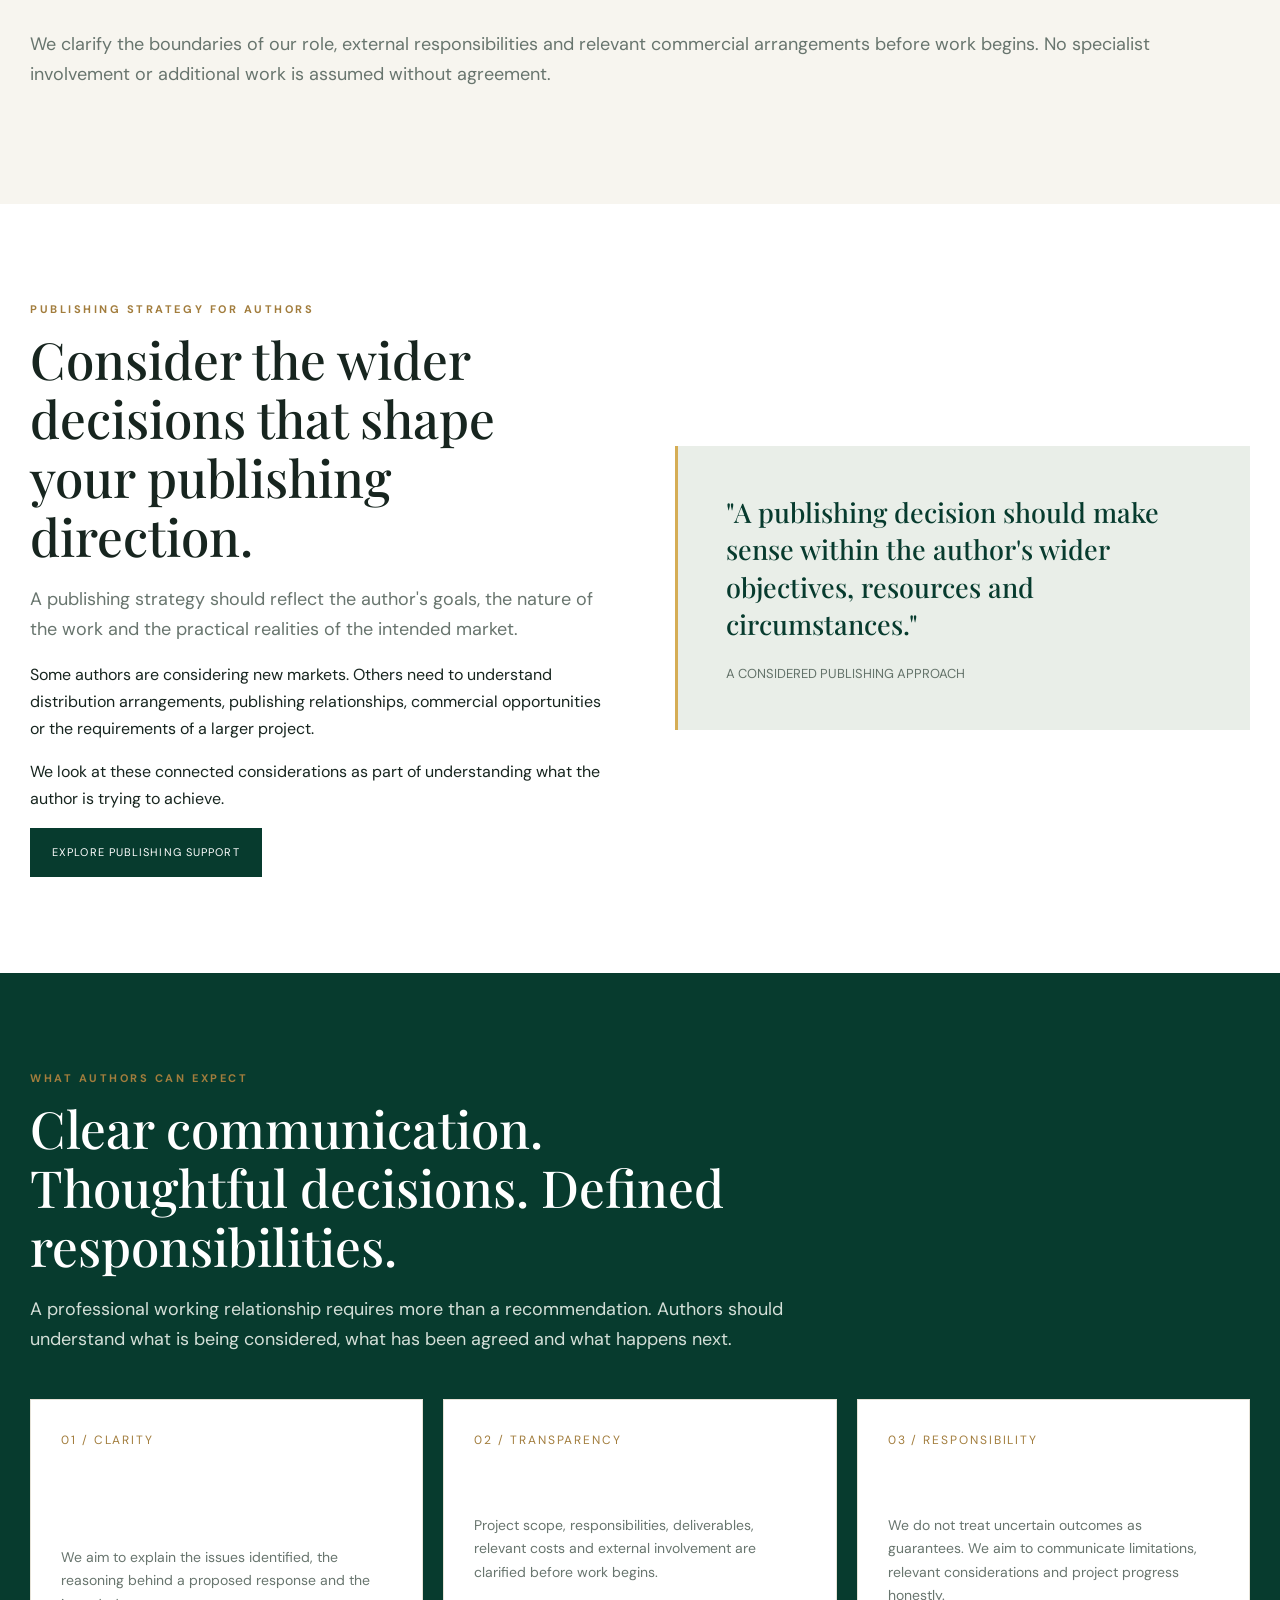
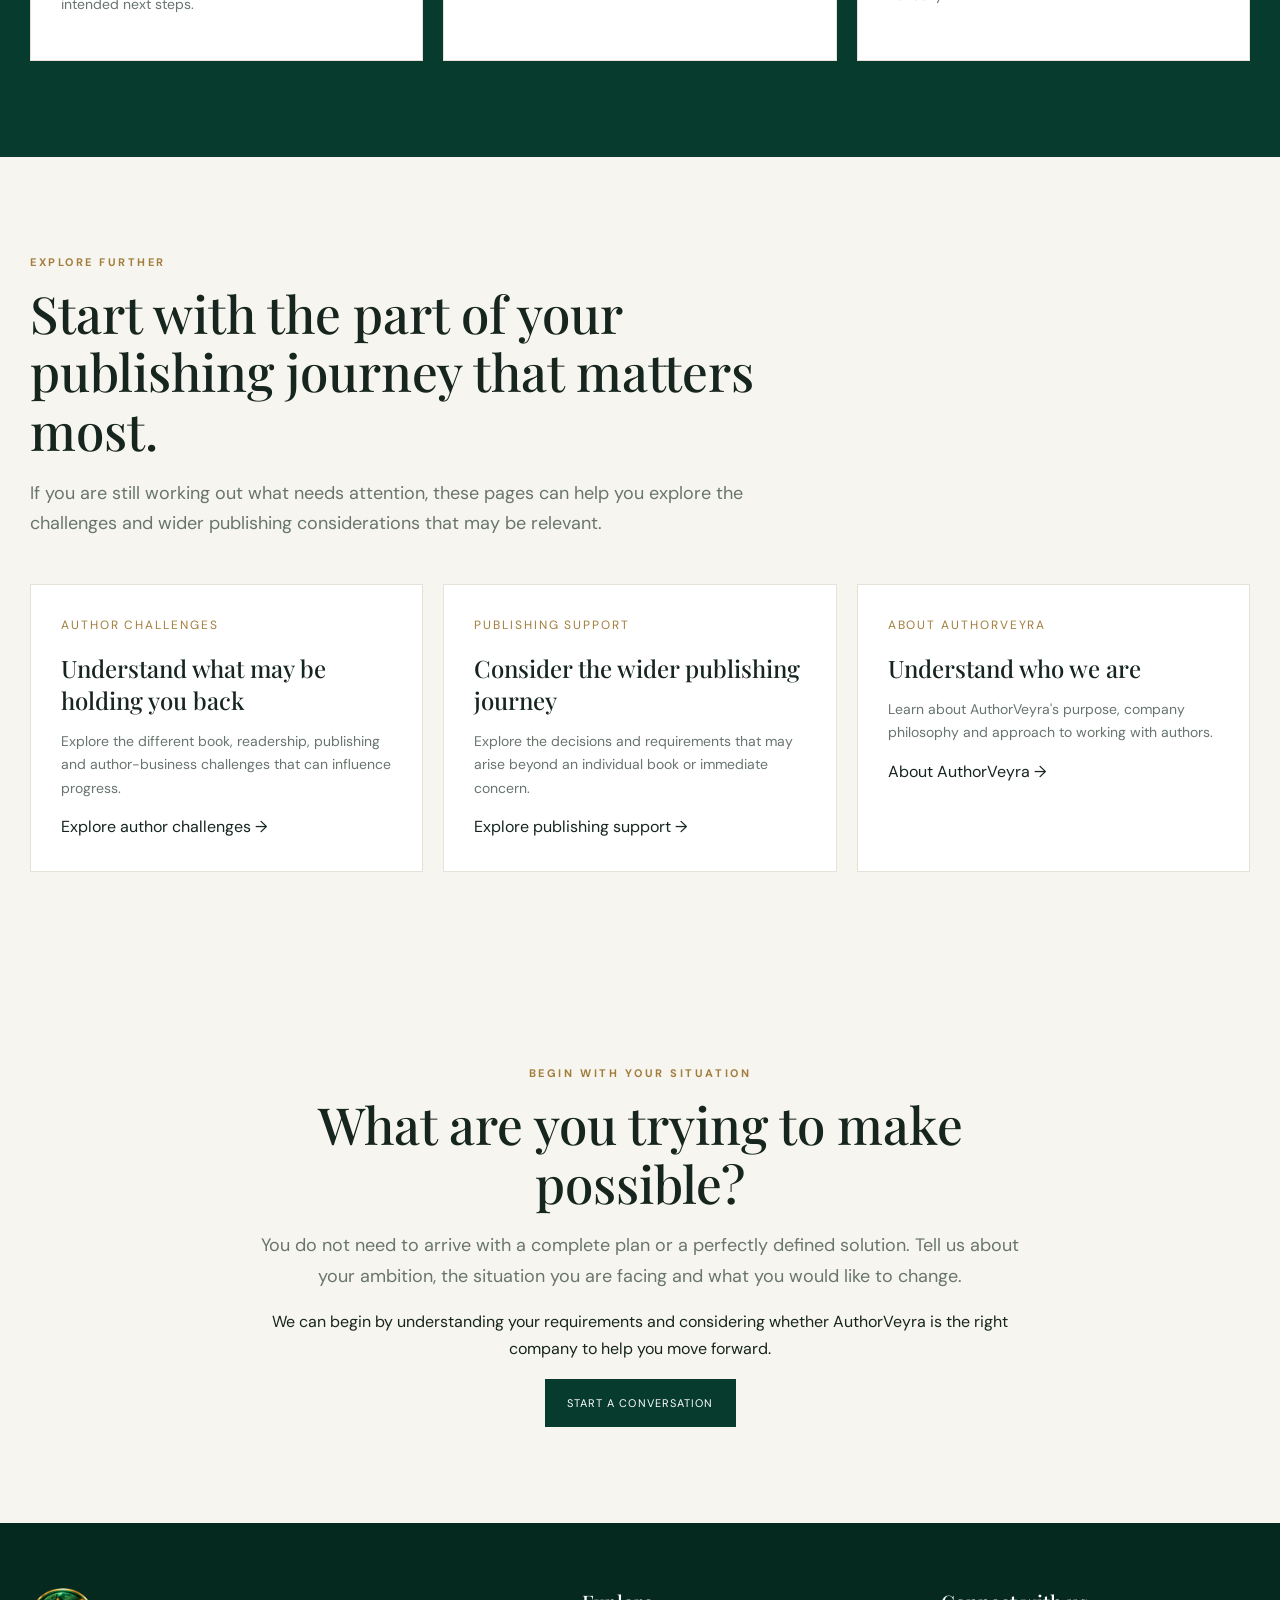
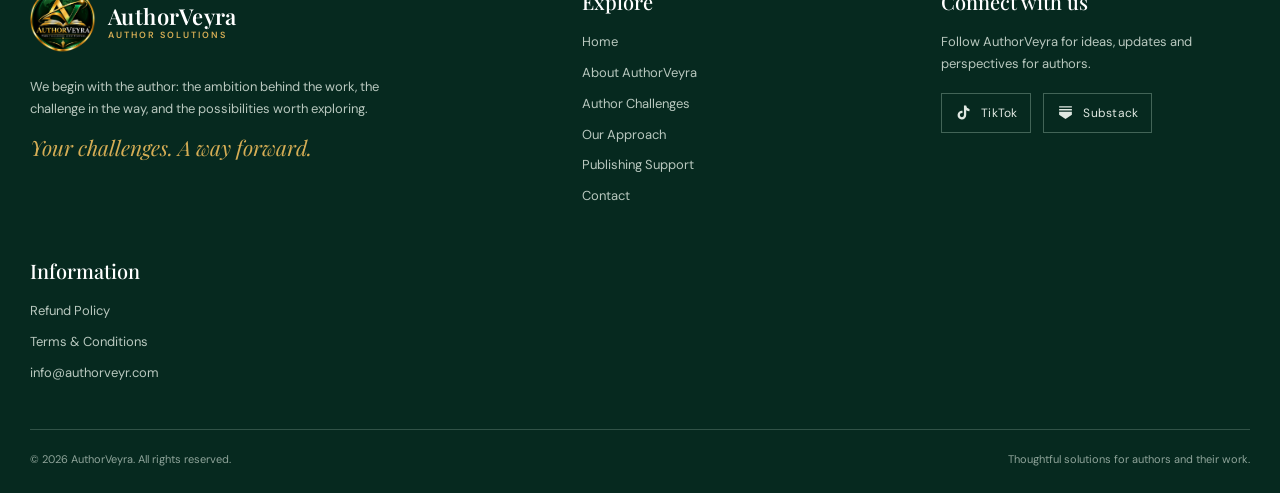
<file: approach.html>
<!doctype html>
<html lang="en">

<head>
  <meta charset="utf-8">
  <meta name="viewport" content="width=device-width, initial-scale=1">

  <title>Publishing Strategy for Authors | Our Approach | AuthorVeyra</title>

  <meta name="description" content="Discover how AuthorVeyra approaches publishing challenges for authors. We understand your goals, examine your situation and develop practical, considered ways forward.">

  <meta name="robots" content="index, follow, max-image-preview:large">
  <meta name="theme-color" content="#183d32">

  <link rel="canonical" href="https://authorveyr.com/approach.html">
  <link rel="icon" href="authorveyra-logo.png">
  <link rel="stylesheet" href="styles.css">

  <meta property="og:type" content="website">
  <meta property="og:title" content="Publishing Strategy for Authors | Our Approach | AuthorVeyra">
  <meta property="og:description" content="Understand how AuthorVeyra examines authors' challenges, considers publishing opportunities and develops practical ways forward.">
  <meta property="og:url" content="https://authorveyr.com/approach.html">
  <meta property="og:site_name" content="AuthorVeyra">
  <meta property="og:image" content="https://authorveyr.com/authorveyra-logo.png">

  <meta name="twitter:card" content="summary">
  <meta name="twitter:title" content="Our Approach to Author and Publishing Challenges | AuthorVeyra">
  <meta name="twitter:description" content="A considered approach to understanding authors' goals, examining challenges and developing practical publishing solutions.">
  <meta name="twitter:image" content="https://authorveyr.com/authorveyra-logo.png">

  <script type="application/ld+json">
  {
    "@context": "https://schema.org",
    "@type": "WebPage",
    "name": "Our Approach to Author and Publishing Challenges",
    "url": "https://authorveyr.com/approach.html",
    "description": "Discover how AuthorVeyra understands authors' goals, examines publishing challenges and develops practical responses.",
    "isPartOf": {
      "@type": "WebSite",
      "name": "AuthorVeyra",
      "url": "https://authorveyr.com/"
    },
    "publisher": {
      "@type": "Organization",
      "name": "AuthorVeyra",
      "url": "https://authorveyr.com/"
    }
  }
  </script>

</head>

<body>

  <!-- TOP BAR -->
  <div class="topbar">
    <div class="wrap">
      <span>An author-solutions company</span>
      <span>Your challenges. A way forward.</span>
    </div>
  </div>


  <!-- NAVIGATION -->
  <header class="nav">

    <div class="wrap navinner">

      <a class="brand" href="index.html">
        <img src="authorveyra-logo.png" alt="AuthorVeyra logo">

        <span class="brandname">
          AuthorVeyra
          <small>AUTHOR SOLUTIONS</small>
        </span>
      </a>

      <button
        class="menu"
        aria-label="Toggle navigation"
        aria-expanded="false"
        aria-controls="main-navigation"
        type="button"
        onclick="
          const links = document.getElementById('main-navigation');
          const isOpen = links.classList.toggle('open');
          this.setAttribute('aria-expanded', isOpen);
        ">
        ☰
      </button>

      <nav class="links" id="main-navigation">

        <a href="index.html">Home</a>

        <a href="about.html">About</a>

        <a href="challenges.html">Challenges</a>

        <a class="active" href="approach.html" aria-current="page">Our Approach</a>

        <a href="publishing-support.html">Publishing Support</a>

        <a href="contact.html">Contact</a>

      </nav>

      <a class="navcta" href="contact.html">
        Start a conversation
      </a>

    </div>

  </header>


  <main>

    <!-- PAGE INTRODUCTION -->
    <section class="pagehero">

      <div class="wrap">

        <div class="crumb">
          Our Approach
        </div>

        <h1>
          A considered approach to author and publishing challenges.
        </h1>

        <p>
          Every author has a different ambition, situation and set
          of requirements. We begin by understanding what you want
          to achieve, examining what may be standing in the way and
          considering the most appropriate response.
        </p>

        <p>
          Whether the question concerns a book, a publishing decision,
          a commercial opportunity or the wider development of your
          author work, the starting point remains the same:
          understand the situation before deciding what should happen next.
        </p>

      </div>

    </section>


    <!-- OUR PRINCIPLE -->
    <section class="section">

      <div class="wrap split">

        <div>

          <div class="eyebrow">
            Our guiding principle
          </div>

          <h2>
            The right response begins with understanding the real challenge.
          </h2>

          <p class="lead">
            Authors do not always need another predetermined service.
            They need someone to understand their circumstances and
            consider what would genuinely help them move forward.
          </p>

          <p>
            A difficulty with book visibility, for example, may involve
            positioning, presentation, audience alignment or the way
            readers discover the book. A wider publishing ambition may
            involve several connected decisions.
          </p>

          <p>
            We look beyond the first description of a problem to understand
            the factors that may be influencing it.
          </p>

        </div>

        <div class="quote-panel">

          <p>
            "A useful solution is not simply something available to offer.
            It is a considered response to what the author actually needs."
          </p>

          <p style="font:13px 'DM Sans';color:#64736a;margin-top:22px">
            THE AUTHORVEYRA APPROACH
          </p>

        </div>

      </div>

    </section>


    <!-- OUR PROCESS -->
    <section class="section green">

      <div class="wrap">

        <div class="section-head">

          <div class="eyebrow">
            How we work
          </div>

          <h2>
            From understanding your goals to moving the work forward.
          </h2>

          <p class="lead">
            Our process provides a clear framework for understanding
            an author's situation, considering appropriate publishing
            solutions and agreeing how the work should proceed.
          </p>

        </div>


        <!-- STEP 1 -->
        <div class="step">

          <div class="stepno">01</div>

          <div>

            <h3>
              Listen and understand your goals
            </h3>

            <p>
              We begin with what you want to achieve for your book,
              readership, catalogue, publishing project or wider
              author career. We take time to understand the background,
              your expectations, previous efforts and the outcome
              you hope to pursue.
            </p>

          </div>

        </div>


        <!-- STEP 2 -->
        <div class="step">

          <div class="stepno">02</div>

          <div>

            <h3>
              Examine your situation
            </h3>

            <p>
              Depending on the challenge, we examine relevant materials,
              existing arrangements, book presentation, discoverability,
              audience considerations, available resources and practical
              requirements.
            </p>

            <p>
              This helps us understand the situation more fully and
              identify issues that may not be immediately obvious.
            </p>

          </div>

        </div>


        <!-- STEP 3 -->
        <div class="step">

          <div class="stepno">03</div>

          <div>

            <h3>
              Identify the important issues and opportunities
            </h3>

            <p>
              We consider what is working, what may be limiting progress
              and where a meaningful opportunity may exist. We distinguish
              between the immediate concern and the wider factors that
              could influence the outcome.
            </p>

            <p>
              Our focus is on identifying what matters most to your
              particular situation rather than recommending activity
              simply because it is available.
            </p>

          </div>

        </div>


        <!-- STEP 4 -->
        <div class="step">

          <div class="stepno">04</div>

          <div>

            <h3>
              Develop a practical way forward
            </h3>

            <p>
              We consider the available options and develop a response
              shaped around your objectives, circumstances and
              requirements.
            </p>

            <p>
              Depending on the situation, this may involve strategic
              guidance, practical work, further investigation,
              specialist involvement or a coordinated combination
              of different activities.
            </p>

          </div>

        </div>


        <!-- STEP 5 -->
        <div class="step">

          <div class="stepno">05</div>

          <div>

            <h3>
              Establish clear expectations and responsibilities
            </h3>

            <p>
              Before any project begins, we clarify what has been
              recommended, what is included, what will be delivered
              and who is responsible for each part of the work.
            </p>

            <p>
              The agreed scope, deliverables, timing, fees and any
              external specialist involvement are explained before
              the project proceeds.
            </p>

          </div>

        </div>


        <!-- STEP 6 -->
        <div class="step">

          <div class="stepno">06</div>

          <div>

            <h3>
              Carry out and coordinate the agreed work
            </h3>

            <p>
              Once the proposal is approved, we move forward with
              the agreed work. AuthorVeyra undertakes the responsibilities
              within its agreed scope and, where appropriate, works
              with or coordinates suitable external specialists.
            </p>

            <p>
              The work is guided by the objectives and responsibilities
              established at the beginning of the project.
            </p>

          </div>

        </div>


        <!-- STEP 7 -->
        <div class="step">

          <div class="stepno">07</div>

          <div>

            <h3>
              Communicate and review progress
            </h3>

            <p>
              We keep communication focused on progress, important
              decisions, outstanding requirements and agreed next steps.
              Where appropriate, completed work is reviewed and further
              considerations can be discussed.
            </p>

          </div>

        </div>

      </div>

    </section>


    <!-- LOOKING BEYOND THE IMMEDIATE PROBLEM -->
    <section class="section white">

      <div class="wrap">

        <div class="section-head">

          <div class="eyebrow">
            A wider perspective
          </div>

          <h2>
            An author's challenge may involve more than one part of the journey.
          </h2>

          <p class="lead">
            A book or publishing project does not exist in isolation.
            Decisions about its presentation, readership, publishing
            arrangements and wider commercial direction can influence
            one another.
          </p>

        </div>


        <div class="grid3">

          <div class="tile">

            <div class="num">
              THE BOOK
            </div>

            <h3>
              Understanding the work itself
            </h3>

            <p>
              We consider the book's purpose, intended readership,
              presentation and how its value is communicated to
              the people it is meant to reach.
            </p>

          </div>


          <div class="tile">

            <div class="num">
              THE AUTHOR
            </div>

            <h3>
              Understanding the wider ambition
            </h3>

            <p>
              We consider the author's objectives, professional
              direction, existing work and the opportunities
              they want to explore.
            </p>

          </div>


          <div class="tile">

            <div class="num">
              THE PUBLISHING JOURNEY
            </div>

            <h3>
              Understanding connected requirements
            </h3>

            <p>
              We consider the decisions, relationships, resources
              and practical arrangements that may influence
              the wider publishing project.
            </p>

          </div>

        </div>

      </div>

    </section>


    <!-- HOW OUR ROLE IS DETERMINED -->
    <section class="section">

      <div class="wrap">

        <div class="section-head">

          <div class="eyebrow">
            Our role and responsibilities
          </div>

          <h2>
            The response should fit the requirements, not the other way around.
          </h2>

          <p class="lead">
            Different challenges require different capabilities.
            We consider what is needed and establish an appropriate
            way to handle the work.
          </p>

        </div>


        <div class="grid3">

          <div class="tile">

            <div class="num">
              UNDERSTANDING
            </div>

            <h3>
              Strategic consideration
            </h3>

            <p>
              Some situations first require careful examination,
              clarification of priorities and an understanding
              of the options available.
            </p>

          </div>


          <div class="tile">

            <div class="num">
              IMPLEMENTATION
            </div>

            <h3>
              Agreed practical work
            </h3>

            <p>
              Where the requirements fall within AuthorVeyra's
              capabilities, we can undertake the agreed work
              and remain responsible for its defined deliverables.
            </p>

          </div>


          <div class="tile">

            <div class="num">
              COLLABORATION
            </div>

            <h3>
              Appropriate specialist involvement
            </h3>

            <p>
              When additional expertise is required, we may
              identify suitable external specialists and,
              where agreed, help coordinate their involvement.
            </p>

          </div>

        </div>


        <p class="lead" style="margin-top:30px">
          We clarify the boundaries of our role, external responsibilities
          and relevant commercial arrangements before work begins.
          No specialist involvement or additional work is assumed
          without agreement.
        </p>

      </div>

    </section>


    <!-- PUBLISHING STRATEGY -->
    <section class="section white">

      <div class="wrap split">

        <div>

          <div class="eyebrow">
            Publishing strategy for authors
          </div>

          <h2>
            Consider the wider decisions that shape your publishing direction.
          </h2>

          <p class="lead">
            A publishing strategy should reflect the author's goals,
            the nature of the work and the practical realities
            of the intended market.
          </p>

          <p>
            Some authors are considering new markets. Others need
            to understand distribution arrangements, publishing
            relationships, commercial opportunities or the
            requirements of a larger project.
          </p>

          <p>
            We look at these connected considerations as part
            of understanding what the author is trying to achieve.
          </p>

          <a class="btn" href="publishing-support.html">
            Explore Publishing Support
          </a>

        </div>


        <div class="quote-panel">

          <p>
            "A publishing decision should make sense within the
            author's wider objectives, resources and circumstances."
          </p>

          <p style="font:13px 'DM Sans';color:#64736a;margin-top:22px">
            A CONSIDERED PUBLISHING APPROACH
          </p>

        </div>

      </div>

    </section>


    <!-- TRANSPARENCY AND TRUST -->
    <section class="section green">

      <div class="wrap">

        <div class="section-head">

          <div class="eyebrow">
            What authors can expect
          </div>

          <h2>
            Clear communication. Thoughtful decisions. Defined responsibilities.
          </h2>

          <p class="lead">
            A professional working relationship requires more than
            a recommendation. Authors should understand what is
            being considered, what has been agreed and what happens next.
          </p>

        </div>


        <div class="grid3">

          <div class="tile">

            <div class="num">
              01 / CLARITY
            </div>

            <h3>
              Understandable recommendations
            </h3>

            <p>
              We aim to explain the issues identified, the reasoning
              behind a proposed response and the intended next steps.
            </p>

          </div>


          <div class="tile">

            <div class="num">
              02 / TRANSPARENCY
            </div>

            <h3>
              Clear expectations
            </h3>

            <p>
              Project scope, responsibilities, deliverables,
              relevant costs and external involvement are
              clarified before work begins.
            </p>

          </div>


          <div class="tile">

            <div class="num">
              03 / RESPONSIBILITY
            </div>

            <h3>
              Honest communication
            </h3>

            <p>
              We do not treat uncertain outcomes as guarantees.
              We aim to communicate limitations, relevant
              considerations and project progress honestly.
            </p>

          </div>

        </div>

      </div>

    </section>


    <!-- RELATED CHALLENGES -->
    <section class="section">

      <div class="wrap">

        <div class="section-head">

          <div class="eyebrow">
            Explore further
          </div>

          <h2>
            Start with the part of your publishing journey that matters most.
          </h2>

          <p class="lead">
            If you are still working out what needs attention,
            these pages can help you explore the challenges
            and wider publishing considerations that may be relevant.
          </p>

        </div>


        <div class="grid3">

          <div class="tile">

            <div class="num">
              AUTHOR CHALLENGES
            </div>

            <h3>
              Understand what may be holding you back
            </h3>

            <p>
              Explore the different book, readership, publishing
              and author-business challenges that can influence progress.
            </p>

            <a href="challenges.html">
              Explore author challenges →
            </a>

          </div>


          <div class="tile">

            <div class="num">
              PUBLISHING SUPPORT
            </div>

            <h3>
              Consider the wider publishing journey
            </h3>

            <p>
              Explore the decisions and requirements that may
              arise beyond an individual book or immediate concern.
            </p>

            <a href="publishing-support.html">
              Explore publishing support →
            </a>

          </div>


          <div class="tile">

            <div class="num">
              ABOUT AUTHORVEYRA
            </div>

            <h3>
              Understand who we are
            </h3>

            <p>
              Learn about AuthorVeyra's purpose, company philosophy
              and approach to working with authors.
            </p>

            <a href="about.html">
              About AuthorVeyra →
            </a>

          </div>

        </div>

      </div>

    </section>


    <!-- FINAL CALL TO ACTION -->
    <section class="section">

      <div
        class="wrap"
        style="text-align:center;max-width:780px">

        <div class="eyebrow">
          Begin with your situation
        </div>

        <h2>
          What are you trying to make possible?
        </h2>

        <p class="lead">
          You do not need to arrive with a complete plan or
          a perfectly defined solution. Tell us about your
          ambition, the situation you are facing and what
          you would like to change.
        </p>

        <p>
          We can begin by understanding your requirements
          and considering whether AuthorVeyra is the right
          company to help you move forward.
        </p>

        <a class="btn" href="contact.html">
          Start a conversation
        </a>

      </div>

    </section>

  </main>


  <!-- FOOTER -->
  <footer class="footer">

    <div class="wrap">

      <div class="footgrid">


        <!-- COMPANY -->
        <div>

          <a class="brand" href="index.html">

            <img src="authorveyra-logo.png" alt="">

            <span class="brandname" style="color:white">
              AuthorVeyra
              <small style="color:#d5ad55">
                AUTHOR SOLUTIONS
              </small>
            </span>

          </a>

          <p style="max-width:370px;margin-top:22px">
            We begin with the author: the ambition behind the work,
            the challenge in the way, and the possibilities worth exploring.
          </p>

          <div class="tagline">
            Your challenges. A way forward.
          </div>

        </div>


        <!-- EXPLORE -->
        <div>

          <h4>Explore</h4>

          <div class="footlinks">

            <a href="index.html">Home</a>

            <a href="about.html">About AuthorVeyra</a>

            <a href="challenges.html">Author Challenges</a>

            <a href="approach.html">Our Approach</a>

            <a href="publishing-support.html">Publishing Support</a>

            <a href="contact.html">Contact</a>

          </div>

        </div>


        <!-- SOCIAL -->
        <div>

          <h4>Connect with us</h4>

          <p>
            Follow AuthorVeyra for ideas, updates
            and perspectives for authors.
          </p>

          <div class="social-links">

            <a
              class="social-link"
              href="https://www.tiktok.com/@veyra9407"
              target="_blank"
              rel="noopener noreferrer"
              aria-label="AuthorVeyra on TikTok">

              <svg viewBox="0 0 24 24" aria-hidden="true">
                <path d="M19.59 6.69a4.83 4.83 0 0 1-3.77-4.25V2h-3.2v13.67a2.9 2.9 0 1 1-2.9-2.9c.3 0 .6.05.87.13V9.63a6.1 6.1 0 1 0 5.23 6.04V8.72a8 8 0 0 0 4.67 1.5V7.04c-.3 0-.6-.12-.9-.35Z"/>
              </svg>

              TikTok

            </a>


            <a
              class="social-link"
              href="https://substack.com/@authorveyra"
              target="_blank"
              rel="noopener noreferrer"
              aria-label="AuthorVeyra on Substack">

              <svg viewBox="0 0 24 24" aria-hidden="true">
                <path d="M3 3h18v2H3V3Zm0 4h18v2H3V7Zm0 4h18v2H3v-2Zm0 4 9 6 9-6v-2H3v2Z"/>
              </svg>

              Substack

            </a>

          </div>

        </div>


        <!-- INFORMATION -->
        <div>

          <h4>Information</h4>

          <div class="footlinks">

            <a href="refund-policy.html">
              Refund Policy
            </a>

            <a href="terms.html">
              Terms & Conditions
            </a>

            <a href="mailto:info@authorveyr.com">
              info@authorveyr.com
            </a>

          </div>

        </div>


      </div>


      <!-- COPYRIGHT -->
      <div class="copyright">

        <span>
          © 2026 AuthorVeyra. All rights reserved.
        </span>

        <span>
          Thoughtful solutions for authors and their work.
        </span>

      </div>

    </div>

  </footer>

</body>
</html>
</file>
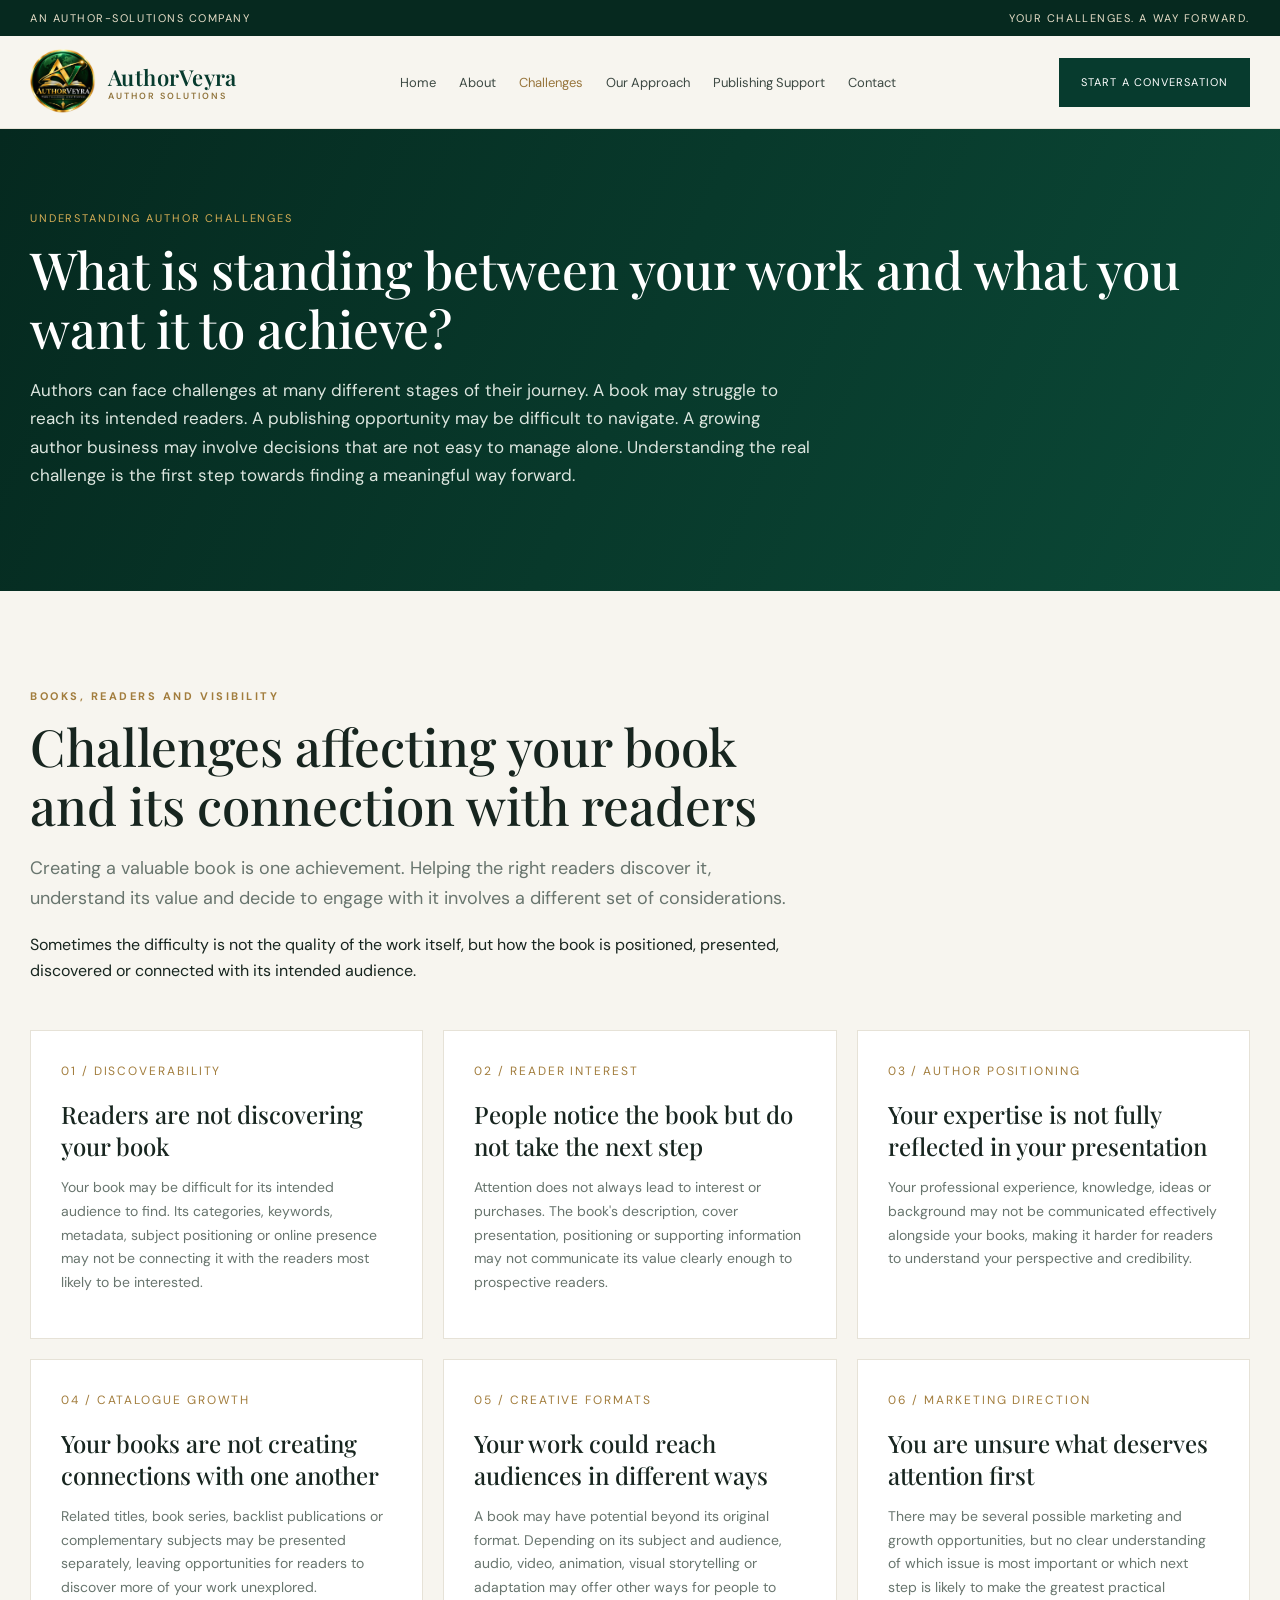
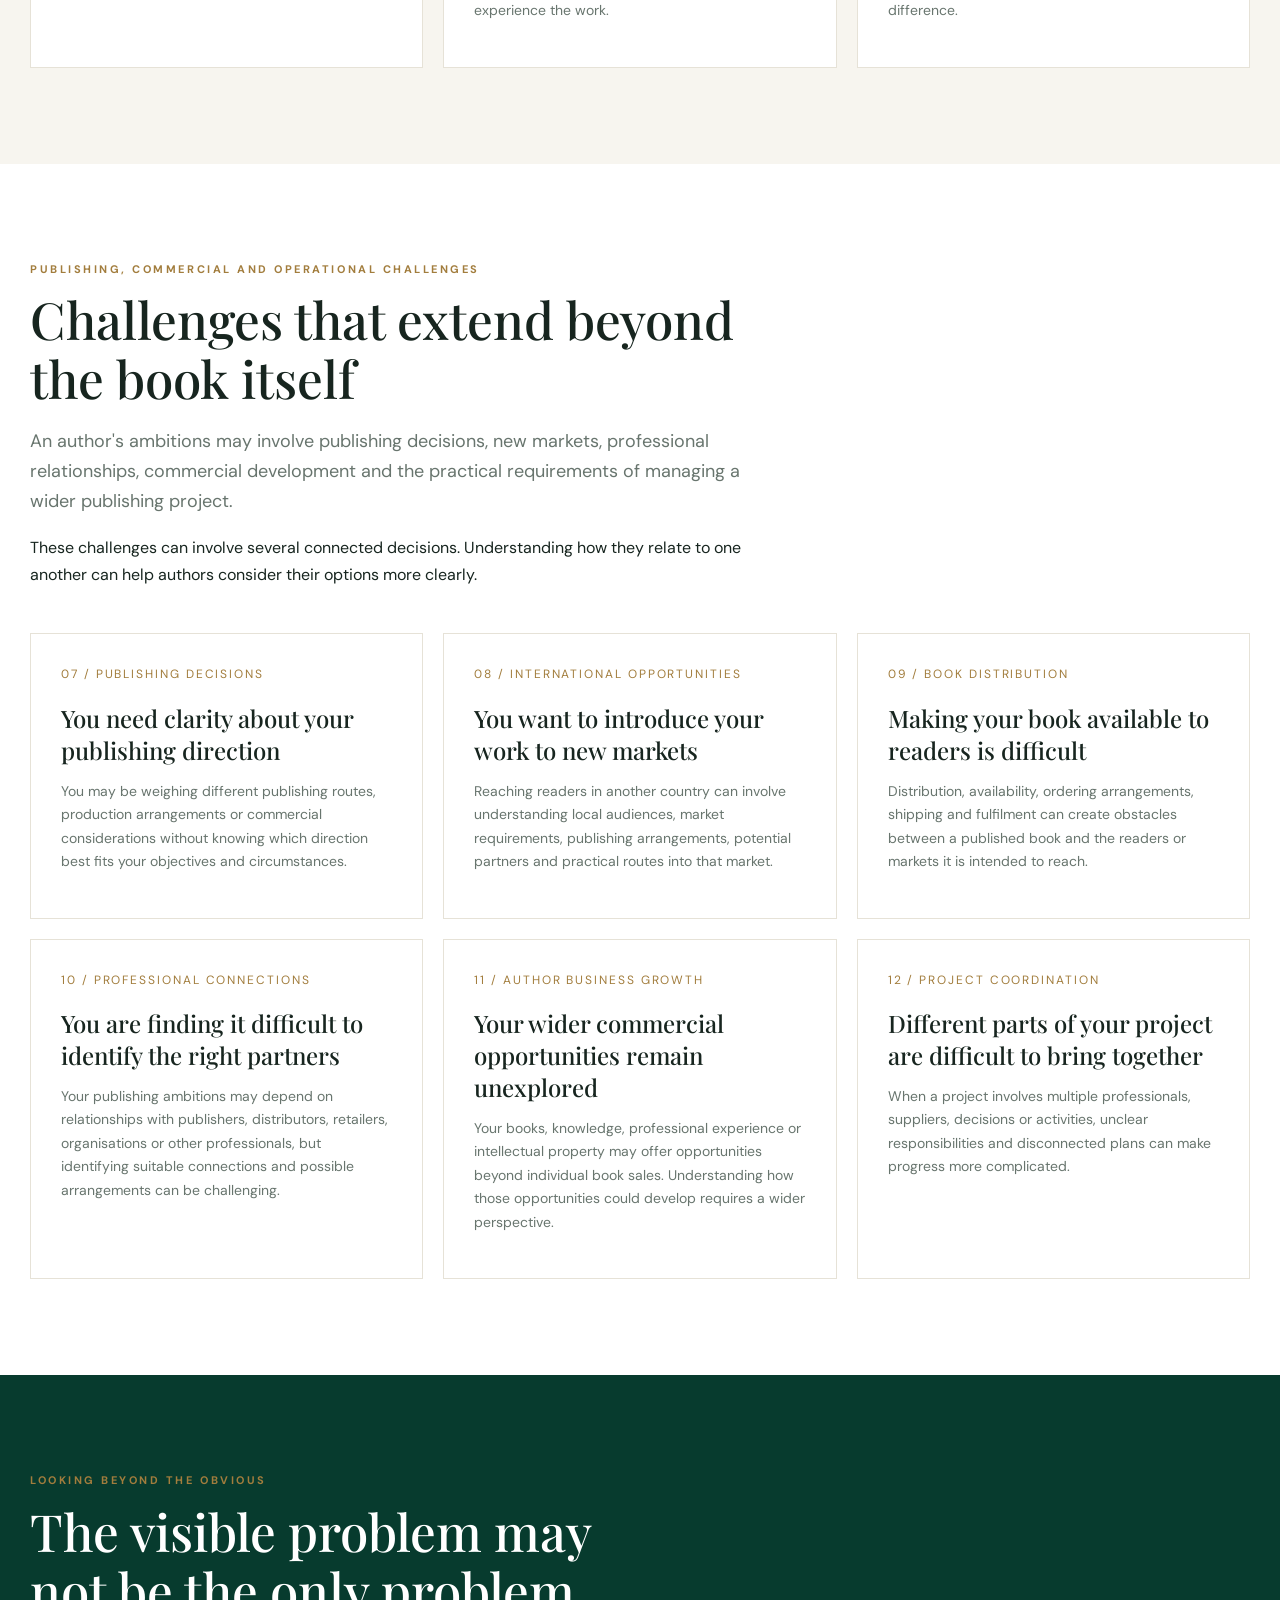
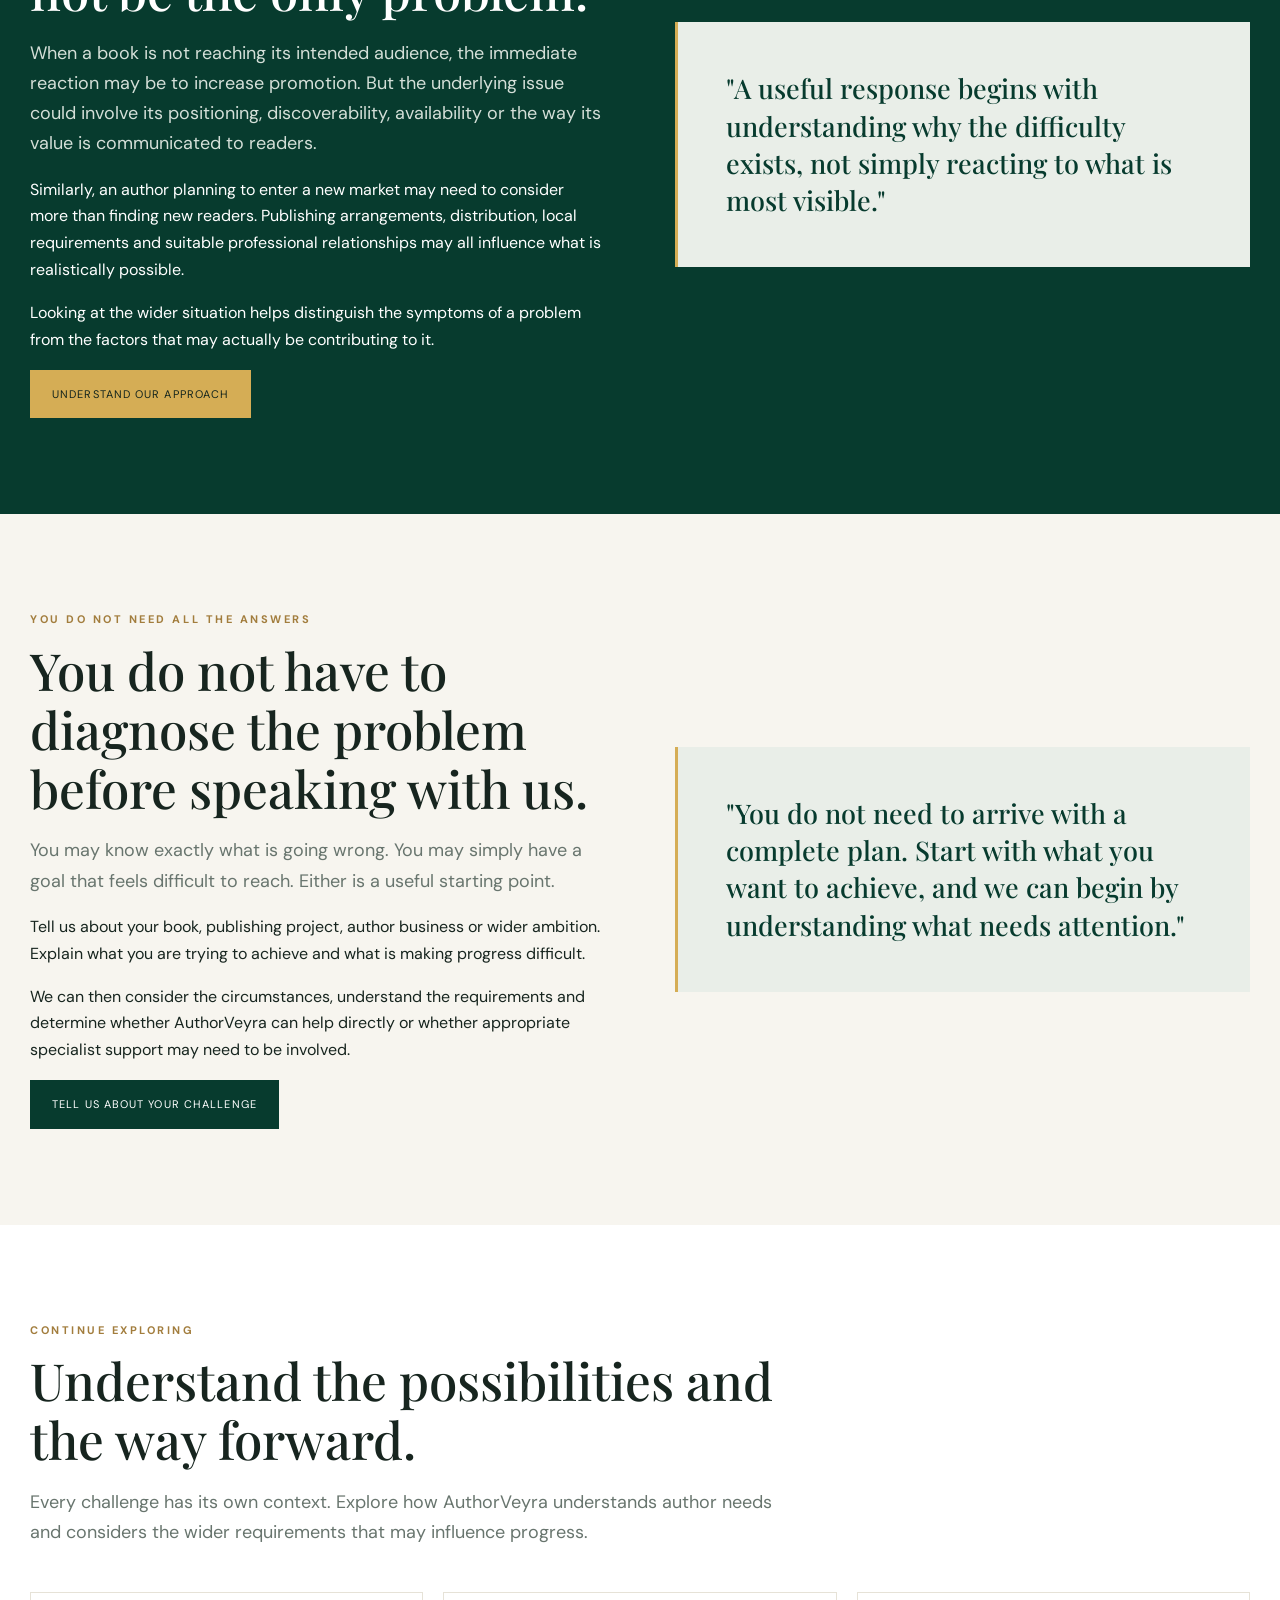
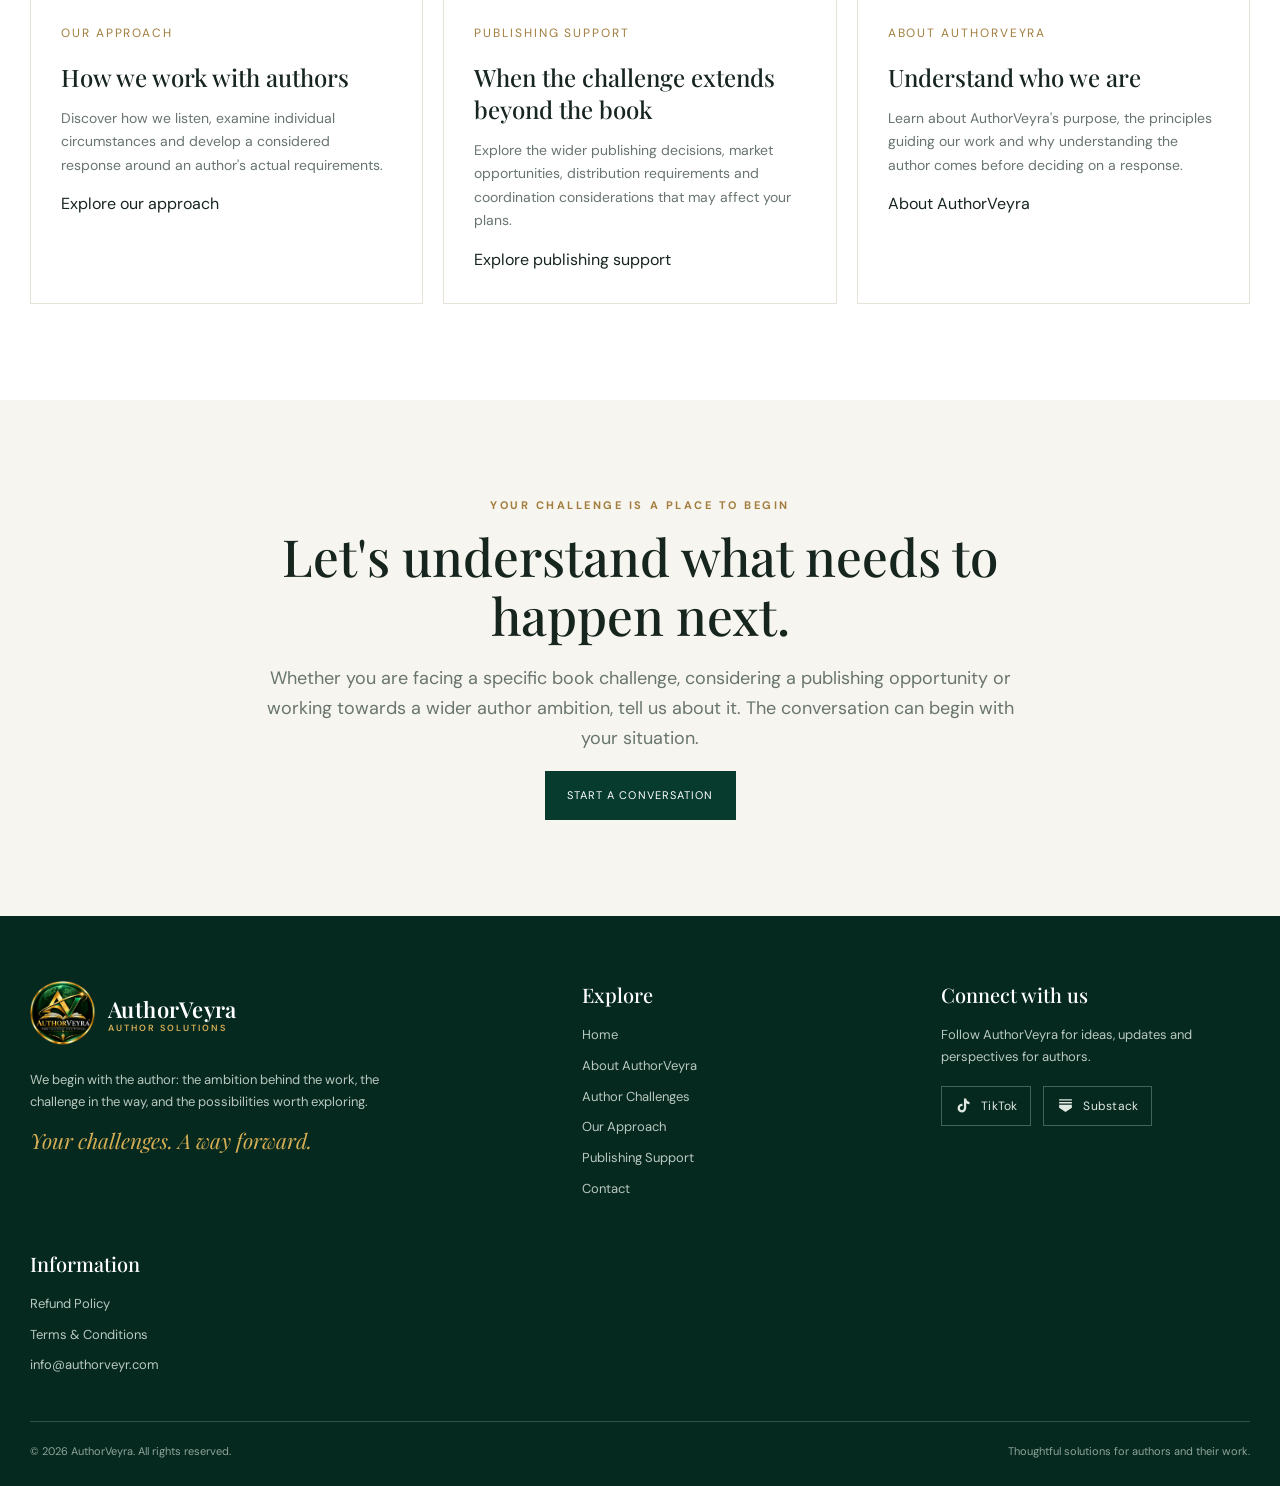
<file: challenges.html>
<!doctype html>
<html lang="en">
<head>
  <meta charset="utf-8">
  <meta name="viewport" content="width=device-width, initial-scale=1">

  <title>Author Challenges & Publishing Problems | AuthorVeyra</title>

  <meta name="description" content="Explore common challenges authors face with book marketing, discoverability, readership, publishing strategy, international markets, distribution and author business growth.">

  <meta name="robots" content="index, follow, max-image-preview:large">
  <meta name="theme-color" content="#173f32">

  <link rel="canonical" href="https://authorveyr.com/challenges.html">
  <link rel="icon" href="authorveyra-logo.png">
  <link rel="stylesheet" href="styles.css">

  <meta property="og:type" content="website">
  <meta property="og:title" content="Author Challenges & Publishing Problems | AuthorVeyra">
  <meta property="og:description" content="Understand the challenges affecting your book, readership, publishing journey and wider author ambitions.">
  <meta property="og:url" content="https://authorveyr.com/challenges.html">
  <meta property="og:site_name" content="AuthorVeyra">

  <meta name="twitter:card" content="summary">
  <meta name="twitter:title" content="Author Challenges | AuthorVeyra">
  <meta name="twitter:description" content="Explore the challenges authors face and consider a clearer way forward.">

  <script type="application/ld+json">
  {
    "@context": "https://schema.org",
    "@type": "WebPage",
    "name": "Author Challenges",
    "url": "https://authorveyr.com/challenges.html",
    "description": "An overview of challenges authors may face involving book discoverability, readership, marketing, publishing strategy, international markets, distribution and author business development.",
    "isPartOf": {
      "@type": "WebSite",
      "name": "AuthorVeyra",
      "url": "https://authorveyr.com/"
    },
    "publisher": {
      "@type": "Organization",
      "name": "AuthorVeyra",
      "url": "https://authorveyr.com/"
    }
  }
  </script>
</head>

<body>

  <!-- TOP BAR -->
  <div class="topbar">
    <div class="wrap">
      <span>An author-solutions company</span>
      <span>Your challenges. A way forward.</span>
    </div>
  </div>


  <!-- NAVIGATION -->
  <header class="nav">
    <div class="wrap navinner">

      <a class="brand" href="index.html">
        <img src="authorveyra-logo.png" alt="AuthorVeyra company logo">
        <span class="brandname">
          AuthorVeyra
          <small>AUTHOR SOLUTIONS</small>
        </span>
      </a>

      <button
        class="menu"
        aria-label="Toggle navigation"
        aria-expanded="false"
        onclick="
          const links = document.querySelector('.links');
          const isOpen = links.classList.toggle('open');
          this.setAttribute('aria-expanded', isOpen);
        ">
        ☰
      </button>

      <nav class="links" aria-label="Main navigation">
        <a href="index.html">Home</a>
        <a href="about.html">About</a>
        <a class="active" href="challenges.html" aria-current="page">Challenges</a>
        <a href="approach.html">Our Approach</a>
        <a href="publishing-support.html">Publishing Support</a>
        <a href="contact.html">Contact</a>
      </nav>

      <a class="navcta" href="contact.html">Start a conversation</a>

    </div>
  </header>


  <main>

    <!-- PAGE INTRODUCTION -->
    <section class="pagehero">
      <div class="wrap">

        <div class="crumb">Understanding Author Challenges</div>

        <h1>What is standing between your work and what you want it to achieve?</h1>

        <p>
          Authors can face challenges at many different stages of their
          journey. A book may struggle to reach its intended readers.
          A publishing opportunity may be difficult to navigate.
          A growing author business may involve decisions that are not
          easy to manage alone. Understanding the real challenge is
          the first step towards finding a meaningful way forward.
        </p>

      </div>
    </section>


    <!-- BOOK AND READER CHALLENGES -->
    <section class="section">
      <div class="wrap">

        <div class="section-head">

          <div class="eyebrow">Books, readers and visibility</div>

          <h2>Challenges affecting your book and its connection with readers</h2>

          <p class="lead">
            Creating a valuable book is one achievement. Helping the right
            readers discover it, understand its value and decide to engage
            with it involves a different set of considerations.
          </p>

          <p>
            Sometimes the difficulty is not the quality of the work itself,
            but how the book is positioned, presented, discovered or
            connected with its intended audience.
          </p>

        </div>


        <div class="grid3">

          <div class="tile">
            <div class="num">01 / DISCOVERABILITY</div>

            <h3>Readers are not discovering your book</h3>

            <p>
              Your book may be difficult for its intended audience to find.
              Its categories, keywords, metadata, subject positioning
              or online presence may not be connecting it with the
              readers most likely to be interested.
            </p>
          </div>


          <div class="tile">
            <div class="num">02 / READER INTEREST</div>

            <h3>People notice the book but do not take the next step</h3>

            <p>
              Attention does not always lead to interest or purchases.
              The book's description, cover presentation, positioning
              or supporting information may not communicate its value
              clearly enough to prospective readers.
            </p>
          </div>


          <div class="tile">
            <div class="num">03 / AUTHOR POSITIONING</div>

            <h3>Your expertise is not fully reflected in your presentation</h3>

            <p>
              Your professional experience, knowledge, ideas or
              background may not be communicated effectively alongside
              your books, making it harder for readers to understand
              your perspective and credibility.
            </p>
          </div>


          <div class="tile">
            <div class="num">04 / CATALOGUE GROWTH</div>

            <h3>Your books are not creating connections with one another</h3>

            <p>
              Related titles, book series, backlist publications
              or complementary subjects may be presented separately,
              leaving opportunities for readers to discover more
              of your work unexplored.
            </p>
          </div>


          <div class="tile">
            <div class="num">05 / CREATIVE FORMATS</div>

            <h3>Your work could reach audiences in different ways</h3>

            <p>
              A book may have potential beyond its original format.
              Depending on its subject and audience, audio, video,
              animation, visual storytelling or adaptation may offer
              other ways for people to experience the work.
            </p>
          </div>


          <div class="tile">
            <div class="num">06 / MARKETING DIRECTION</div>

            <h3>You are unsure what deserves attention first</h3>

            <p>
              There may be several possible marketing and growth
              opportunities, but no clear understanding of which
              issue is most important or which next step is likely
              to make the greatest practical difference.
            </p>
          </div>

        </div>

      </div>
    </section>


    <!-- PUBLISHING AND BUSINESS CHALLENGES -->
    <section class="section white">
      <div class="wrap">

        <div class="section-head">

          <div class="eyebrow">Publishing, commercial and operational challenges</div>

          <h2>Challenges that extend beyond the book itself</h2>

          <p class="lead">
            An author's ambitions may involve publishing decisions,
            new markets, professional relationships, commercial
            development and the practical requirements of managing
            a wider publishing project.
          </p>

          <p>
            These challenges can involve several connected decisions.
            Understanding how they relate to one another can help
            authors consider their options more clearly.
          </p>

        </div>


        <div class="grid3">

          <div class="tile">
            <div class="num">07 / PUBLISHING DECISIONS</div>

            <h3>You need clarity about your publishing direction</h3>

            <p>
              You may be weighing different publishing routes,
              production arrangements or commercial considerations
              without knowing which direction best fits your
              objectives and circumstances.
            </p>
          </div>


          <div class="tile">
            <div class="num">08 / INTERNATIONAL OPPORTUNITIES</div>

            <h3>You want to introduce your work to new markets</h3>

            <p>
              Reaching readers in another country can involve
              understanding local audiences, market requirements,
              publishing arrangements, potential partners and
              practical routes into that market.
            </p>
          </div>


          <div class="tile">
            <div class="num">09 / BOOK DISTRIBUTION</div>

            <h3>Making your book available to readers is difficult</h3>

            <p>
              Distribution, availability, ordering arrangements,
              shipping and fulfilment can create obstacles between
              a published book and the readers or markets it is
              intended to reach.
            </p>
          </div>


          <div class="tile">
            <div class="num">10 / PROFESSIONAL CONNECTIONS</div>

            <h3>You are finding it difficult to identify the right partners</h3>

            <p>
              Your publishing ambitions may depend on relationships
              with publishers, distributors, retailers, organisations
              or other professionals, but identifying suitable
              connections and possible arrangements can be challenging.
            </p>
          </div>


          <div class="tile">
            <div class="num">11 / AUTHOR BUSINESS GROWTH</div>

            <h3>Your wider commercial opportunities remain unexplored</h3>

            <p>
              Your books, knowledge, professional experience or
              intellectual property may offer opportunities beyond
              individual book sales. Understanding how those
              opportunities could develop requires a wider perspective.
            </p>
          </div>


          <div class="tile">
            <div class="num">12 / PROJECT COORDINATION</div>

            <h3>Different parts of your project are difficult to bring together</h3>

            <p>
              When a project involves multiple professionals,
              suppliers, decisions or activities, unclear responsibilities
              and disconnected plans can make progress more complicated.
            </p>
          </div>

        </div>

      </div>
    </section>


    <!-- UNDERSTANDING THE REAL CHALLENGE -->
    <section class="section green">
      <div class="wrap split">

        <div>

          <div class="eyebrow">Looking beyond the obvious</div>

          <h2>The visible problem may not be the only problem.</h2>

          <p class="lead">
            When a book is not reaching its intended audience,
            the immediate reaction may be to increase promotion.
            But the underlying issue could involve its positioning,
            discoverability, availability or the way its value
            is communicated to readers.
          </p>

          <p>
            Similarly, an author planning to enter a new market
            may need to consider more than finding new readers.
            Publishing arrangements, distribution, local requirements
            and suitable professional relationships may all influence
            what is realistically possible.
          </p>

          <p>
            Looking at the wider situation helps distinguish
            the symptoms of a problem from the factors that may
            actually be contributing to it.
          </p>

          <a class="btn light" href="approach.html">
            Understand our approach
          </a>

        </div>


        <div class="quote-panel">
          <p>
            "A useful response begins with understanding why
            the difficulty exists, not simply reacting to
            what is most visible."
          </p>
        </div>

      </div>
    </section>


    <!-- FIRST CONVERSATION -->
    <section class="section">
      <div class="wrap split">

        <div>

          <div class="eyebrow">You do not need all the answers</div>

          <h2>You do not have to diagnose the problem before speaking with us.</h2>

          <p class="lead">
            You may know exactly what is going wrong.
            You may simply have a goal that feels difficult
            to reach. Either is a useful starting point.
          </p>

          <p>
            Tell us about your book, publishing project,
            author business or wider ambition. Explain what
            you are trying to achieve and what is making
            progress difficult.
          </p>

          <p>
            We can then consider the circumstances, understand
            the requirements and determine whether AuthorVeyra
            can help directly or whether appropriate specialist
            support may need to be involved.
          </p>

          <a class="btn" href="contact.html">
            Tell us about your challenge
          </a>

        </div>


        <div class="quote-panel">
          <p>
            "You do not need to arrive with a complete plan.
            Start with what you want to achieve, and we can
            begin by understanding what needs attention."
          </p>
        </div>

      </div>
    </section>


    <!-- RELATED PAGES -->
    <section class="section white">
      <div class="wrap">

        <div class="section-head">

          <div class="eyebrow">Continue exploring</div>

          <h2>Understand the possibilities and the way forward.</h2>

          <p class="lead">
            Every challenge has its own context. Explore how
            AuthorVeyra understands author needs and considers
            the wider requirements that may influence progress.
          </p>

        </div>


        <div class="grid3">

          <div class="tile">

            <div class="num">OUR APPROACH</div>

            <h3>How we work with authors</h3>

            <p>
              Discover how we listen, examine individual
              circumstances and develop a considered response
              around an author's actual requirements.
            </p>

            <a href="approach.html">Explore our approach</a>

          </div>


          <div class="tile">

            <div class="num">PUBLISHING SUPPORT</div>

            <h3>When the challenge extends beyond the book</h3>

            <p>
              Explore the wider publishing decisions, market
              opportunities, distribution requirements and
              coordination considerations that may affect your plans.
            </p>

            <a href="publishing-support.html">Explore publishing support</a>

          </div>


          <div class="tile">

            <div class="num">ABOUT AUTHORVEYRA</div>

            <h3>Understand who we are</h3>

            <p>
              Learn about AuthorVeyra's purpose, the principles
              guiding our work and why understanding the author
              comes before deciding on a response.
            </p>

            <a href="about.html">About AuthorVeyra</a>

          </div>

        </div>

      </div>
    </section>


    <!-- FINAL CALL TO ACTION -->
    <section class="section">
      <div class="wrap" style="text-align:center;max-width:780px">

        <div class="eyebrow">Your challenge is a place to begin</div>

        <h2>Let's understand what needs to happen next.</h2>

        <p class="lead">
          Whether you are facing a specific book challenge,
          considering a publishing opportunity or working
          towards a wider author ambition, tell us about it.
          The conversation can begin with your situation.
        </p>

        <a class="btn" href="contact.html">Start a conversation</a>

      </div>
    </section>

  </main>


  <!-- FOOTER -->
  <footer class="footer">
    <div class="wrap">

      <div class="footgrid">

        <div>

          <a class="brand" href="index.html">
            <img src="authorveyra-logo.png" alt="">

            <span class="brandname" style="color:white">
              AuthorVeyra
              <small style="color:#d5ad55">AUTHOR SOLUTIONS</small>
            </span>
          </a>

          <p style="max-width:370px;margin-top:22px">
            We begin with the author: the ambition behind the work,
            the challenge in the way, and the possibilities
            worth exploring.
          </p>

          <div class="tagline">
            Your challenges. A way forward.
          </div>

        </div>


        <div>

          <h4>Explore</h4>

          <div class="footlinks">
            <a href="index.html">Home</a>
            <a href="about.html">About AuthorVeyra</a>
            <a href="challenges.html">Author Challenges</a>
            <a href="approach.html">Our Approach</a>
            <a href="publishing-support.html">Publishing Support</a>
            <a href="contact.html">Contact</a>
          </div>

        </div>


        <div>

          <h4>Connect with us</h4>

          <p>
            Follow AuthorVeyra for ideas, updates
            and perspectives for authors.
          </p>

          <div class="social-links">

            <a
              class="social-link"
              href="https://www.tiktok.com/@veyra9407"
              target="_blank"
              rel="noopener noreferrer"
              aria-label="AuthorVeyra on TikTok">

              <svg viewBox="0 0 24 24" aria-hidden="true">
                <path d="M19.59 6.69a4.83 4.83 0 0 1-3.77-4.25V2h-3.2v13.67a2.9 2.9 0 1 1-2.9-2.9c.3 0 .6.05.87.13V9.63a6.1 6.1 0 1 0 5.23 6.04V8.72a8 8 0 0 0 4.67 1.5V7.04c-.3 0-.6-.12-.9-.35Z"/>
              </svg>

              TikTok
            </a>


            <a
              class="social-link"
              href="https://substack.com/@authorveyra"
              target="_blank"
              rel="noopener noreferrer"
              aria-label="AuthorVeyra on Substack">

              <svg viewBox="0 0 24 24" aria-hidden="true">
                <path d="M3 3h18v2H3V3Zm0 4h18v2H3V7Zm0 4h18v2H3v-2Zm0 4 9 6 9-6v-2H3v2Z"/>
              </svg>

              Substack
            </a>

          </div>

        </div>


        <div>

          <h4>Information</h4>

          <div class="footlinks">
            <a href="refund-policy.html">Refund Policy</a>
            <a href="terms.html">Terms &amp; Conditions</a>
            <a href="mailto:info@authorveyr.com">info@authorveyr.com</a>
          </div>

        </div>

      </div>


      <div class="copyright">

        <span>© 2026 AuthorVeyra. All rights reserved.</span>

        <span>
          Thoughtful solutions for authors and their work.
        </span>

      </div>

    </div>
  </footer>

</body>
</html>
</file>
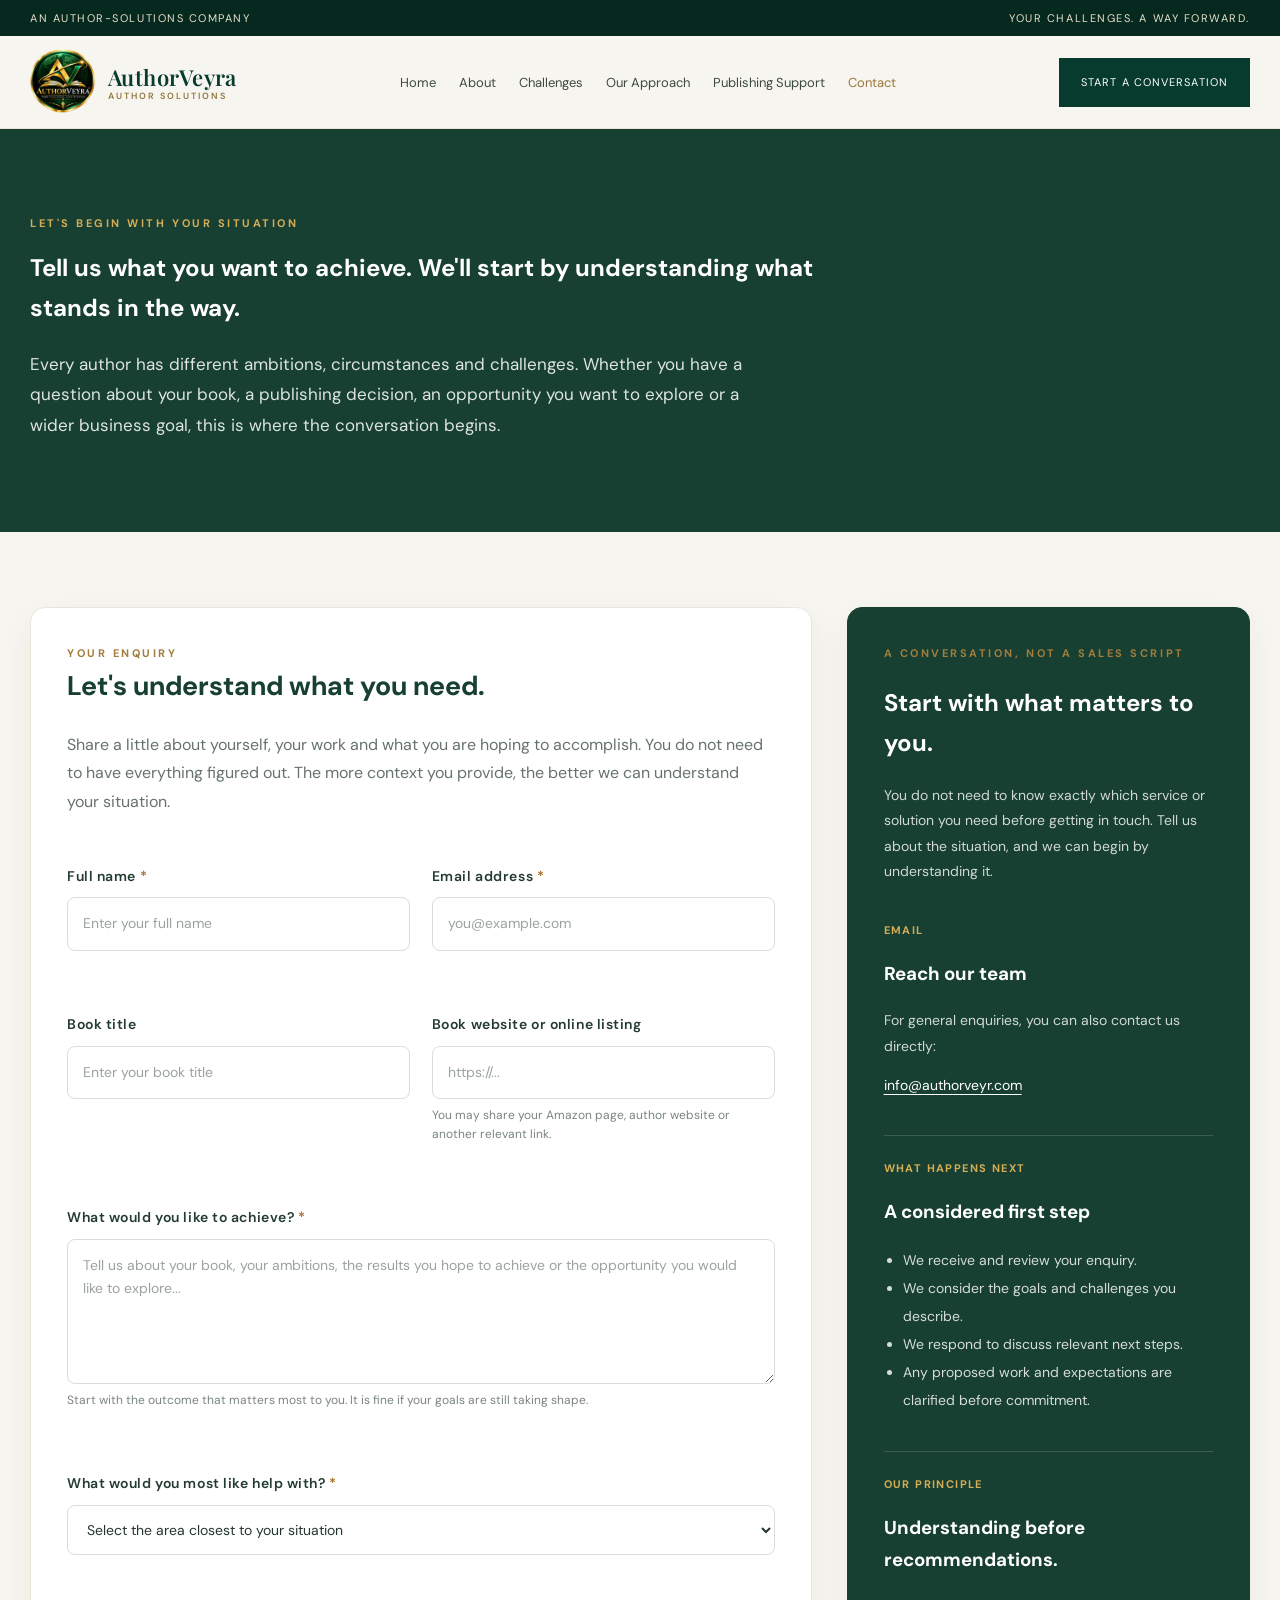
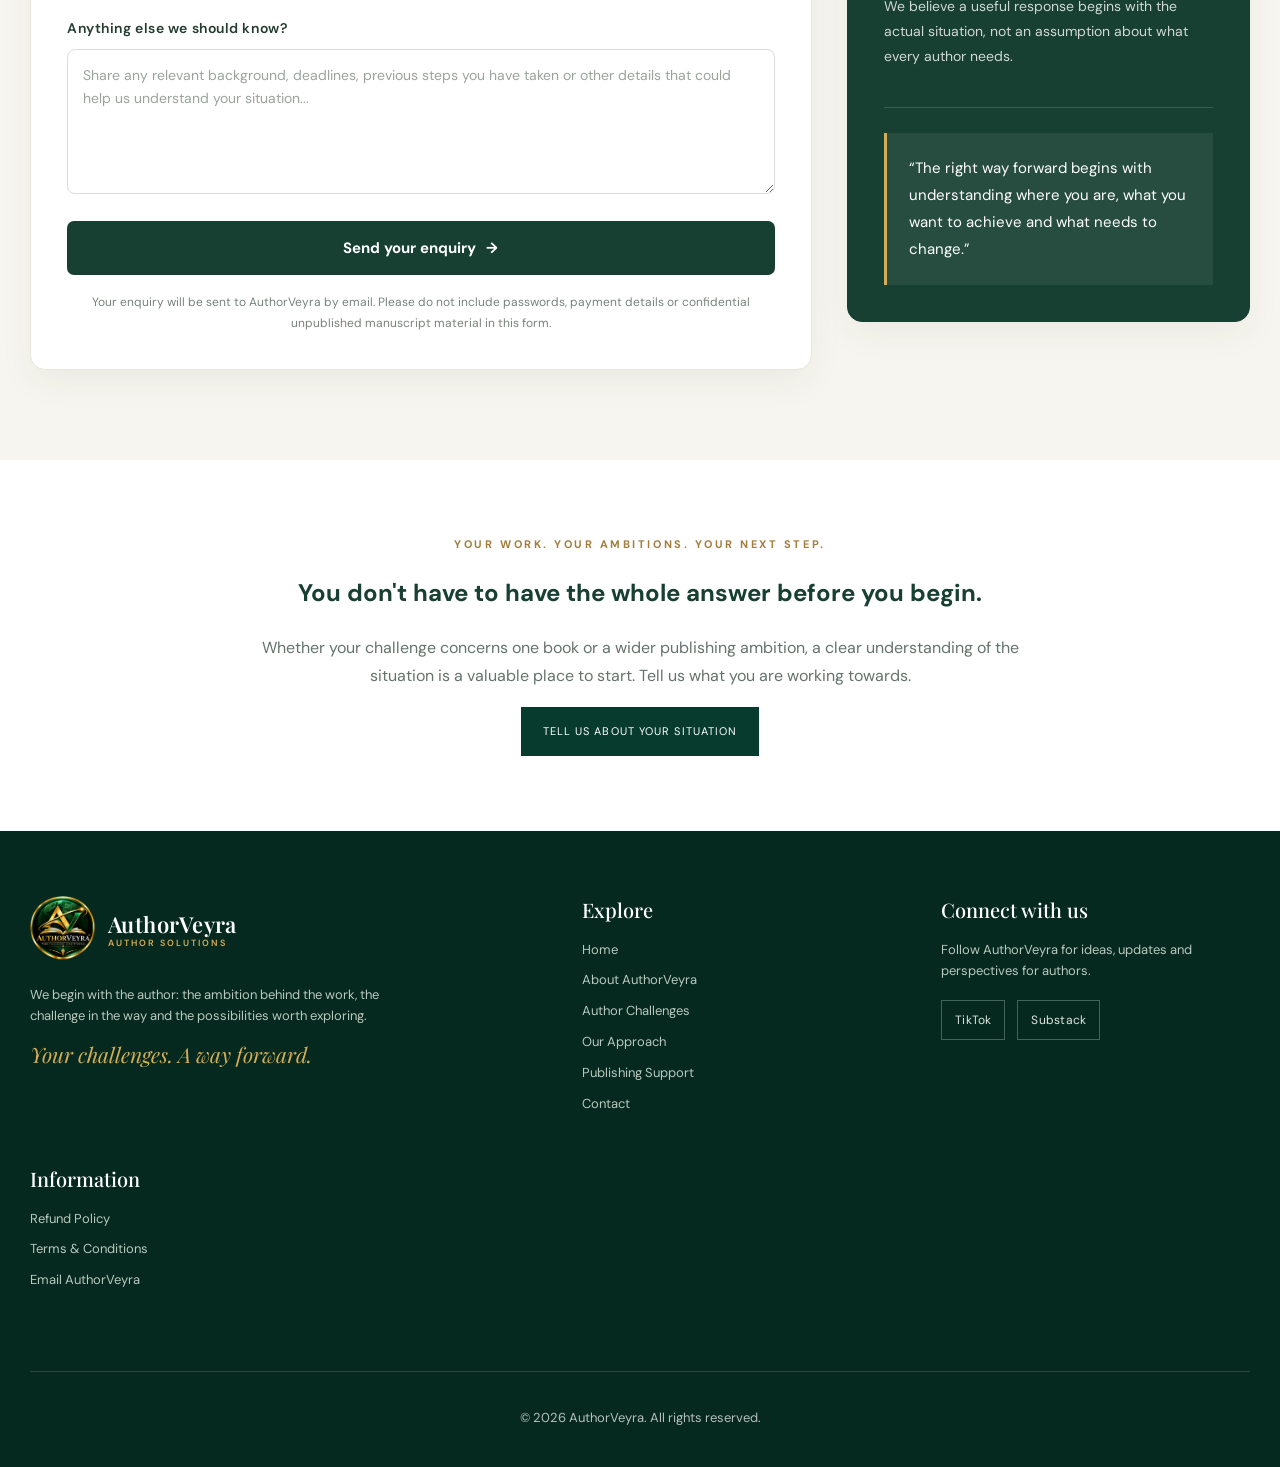
<file: contact.html>
<!doctype html>
<html lang="en">
<head>
  <meta charset="utf-8">
  <meta name="viewport" content="width=device-width, initial-scale=1">

  <title>Contact AuthorVeyra | Discuss Your Author and Publishing Goals</title>

  <meta name="description" content="Contact AuthorVeyra to discuss your book, publishing ambitions, business challenges or opportunities. Tell us what you want to achieve and how we may help.">

  <meta name="robots" content="index, follow">
  <meta name="theme-color" content="#173f32">

  <link rel="canonical" href="https://authorveyr.com/contact.html">
  <link rel="icon" href="authorveyra-logo.png">
  <link rel="stylesheet" href="styles.css">

  <meta property="og:type" content="website">
  <meta property="og:title" content="Contact AuthorVeyra | Your Challenges. A Way Forward.">
  <meta property="og:description" content="Start a conversation with AuthorVeyra about your book, publishing goals and the challenges you want to address.">
  <meta property="og:url" content="https://authorveyr.com/contact.html">
  <meta property="og:site_name" content="AuthorVeyra">
  <meta property="og:image" content="https://authorveyr.com/authorveyra-logo.png">

  <meta name="twitter:card" content="summary">
  <meta name="twitter:title" content="Contact AuthorVeyra">
  <meta name="twitter:description" content="Tell us what you are working towards and what is standing in the way.">

  <script type="application/ld+json">
  {
    "@context": "https://schema.org",
    "@type": "ContactPage",
    "name": "Contact AuthorVeyra",
    "url": "https://authorveyr.com/contact.html",
    "description": "Contact AuthorVeyra to discuss author challenges, publishing goals and opportunities.",
    "mainEntity": {
      "@type": "Organization",
      "name": "AuthorVeyra",
      "url": "https://authorveyr.com/",
      "email": "info@authorveyr.com"
    }
  }
  </script>

  <style>
    .contact-hero {
      padding: 85px 0 75px;
      background: #173f32;
      color: #fff;
    }

    .contact-hero .eyebrow {
      color: #d5ad55;
    }

    .contact-hero h1 {
      max-width: 850px;
      margin: 15px 0 20px;
      color: #fff;
    }

    .contact-hero p {
      max-width: 720px;
      color: rgba(255,255,255,.86);
      font-size: 17px;
      line-height: 1.8;
    }

    .contact-main {
      padding: 75px 0 90px;
      background: #f7f5ef;
    }

    .contact-layout {
      display: grid;
      grid-template-columns: minmax(0, 1.55fr) minmax(270px, .8fr);
      gap: 35px;
      align-items: start;
    }

    .contact-card,
    .contact-sidebar {
      background: #fff;
      border: 1px solid #e9e6dc;
      border-radius: 15px;
      padding: 36px;
      box-shadow: 0 12px 35px rgba(25, 48, 38, .055);
    }

    .contact-card h2 {
      margin-top: 0;
      color: #173f32;
      font-size: 27px;
    }

    .contact-intro {
      color: #66736c;
      line-height: 1.8;
      margin-bottom: 30px;
    }

    .form-grid {
      display: grid;
      grid-template-columns: 1fr 1fr;
      gap: 22px;
    }

    .form-field {
      margin-bottom: 22px;
      min-width: 0;
    }

    .form-field.full {
      grid-column: 1 / -1;
    }

    .form-field label {
      display: block;
      margin-bottom: 9px;
      color: #233b30;
      font-weight: 600;
      font-size: 14px;
    }

    .form-field label span {
      color: #a66d24;
    }

    .form-field input,
    .form-field select,
    .form-field textarea {
      display: block;
      width: 100%;
      box-sizing: border-box;
      border: 1px solid #d9ded8;
      border-radius: 8px;
      padding: 14px 15px;
      background: #fff;
      color: #24372e;
      font: inherit;
      font-size: 14px;
      transition: border-color .2s, box-shadow .2s;
    }

    .form-field input,
    .form-field select {
      min-height: 49px;
    }

    .form-field textarea {
      min-height: 145px;
      resize: vertical;
      line-height: 1.65;
    }

    .form-field input:focus,
    .form-field select:focus,
    .form-field textarea:focus {
      outline: none;
      border-color: #39745a;
      box-shadow: 0 0 0 3px rgba(57, 116, 90, .12);
    }

    .form-field input::placeholder,
    .form-field textarea::placeholder {
      color: #9aa49d;
    }

    .field-hint {
      display: block;
      margin-top: 7px;
      color: #7a857e;
      font-size: 12px;
      line-height: 1.6;
    }

    .form-submit {
      display: inline-flex;
      justify-content: center;
      align-items: center;
      gap: 10px;
      width: 100%;
      min-height: 54px;
      margin-top: 5px;
      border: 0;
      border-radius: 7px;
      background: #173f32;
      color: #fff;
      font: inherit;
      font-size: 15px;
      font-weight: 700;
      cursor: pointer;
      transition: background .2s, transform .2s;
    }

    .form-submit:hover {
      background: #245c46;
      transform: translateY(-1px);
    }

    .form-note {
      margin: 17px 0 0;
      color: #78827b;
      font-size: 12px;
      line-height: 1.7;
      text-align: center;
    }

    .contact-sidebar {
      background: #173f32;
      color: #fff;
      border-color: #173f32;
    }

    .contact-sidebar h2,
    .contact-sidebar h3 {
      color: #fff;
    }

    .contact-sidebar p {
      color: rgba(255,255,255,.8);
      font-size: 14px;
      line-height: 1.8;
    }

    .sidebar-block {
      padding: 23px 0;
      border-bottom: 1px solid rgba(255,255,255,.15);
    }

    .sidebar-block:last-child {
      border-bottom: 0;
      padding-bottom: 0;
    }

    .sidebar-label {
      display: block;
      margin-bottom: 9px;
      color: #d5ad55;
      font-size: 11px;
      font-weight: 700;
      letter-spacing: 1.4px;
      text-transform: uppercase;
    }

    .contact-sidebar a {
      color: #fff;
      text-decoration: underline;
      text-underline-offset: 4px;
      overflow-wrap: anywhere;
    }

    .contact-sidebar ul {
      padding-left: 19px;
      color: rgba(255,255,255,.82);
      font-size: 14px;
      line-height: 2;
    }

    .contact-principle {
      margin-top: 25px;
      padding: 22px;
      border-left: 3px solid #d5ad55;
      background: rgba(255,255,255,.07);
      color: #fff;
      font-size: 15px;
      line-height: 1.8;
    }

    .contact-next {
      padding: 75px 0;
      text-align: center;
      background: #fff;
    }

    .contact-next .wrap {
      max-width: 760px;
    }

    .contact-next h2 {
      color: #173f32;
    }

    .contact-next p {
      color: #65736b;
      line-height: 1.8;
    }

    @media (max-width: 850px) {
      .contact-layout {
        grid-template-columns: 1fr;
      }

      .contact-sidebar {
        order: 2;
      }
    }

    @media (max-width: 600px) {
      .contact-hero {
        padding: 65px 0 55px;
      }

      .contact-main {
        padding: 45px 0 60px;
      }

      .contact-card,
      .contact-sidebar {
        padding: 24px 20px;
      }

      .form-grid {
        grid-template-columns: 1fr;
        gap: 0;
      }

      .form-field.full {
        grid-column: auto;
      }
    }
  </style>
</head>

<body>

  <!-- TOP BAR -->
  <div class="topbar">
    <div class="wrap">
      <span>An author-solutions company</span>
      <span>Your challenges. A way forward.</span>
    </div>
  </div>


  <!-- NAVIGATION -->
  <header class="nav">
    <div class="wrap navinner">

      <a class="brand" href="index.html">
        <img src="authorveyra-logo.png" alt="AuthorVeyra official logo">
        <span class="brandname">
          AuthorVeyra
          <small>AUTHOR SOLUTIONS</small>
        </span>
      </a>

      <button
        class="menu"
        aria-label="Toggle navigation"
        aria-expanded="false"
        aria-controls="main-navigation"
        onclick="
          const links = document.querySelector('.links');
          const isOpen = links.classList.toggle('open');
          this.setAttribute('aria-expanded', isOpen);
        ">
        ☰
      </button>

      <nav class="links" id="main-navigation">
        <a href="index.html">Home</a>
        <a href="about.html">About</a>
        <a href="challenges.html">Challenges</a>
        <a href="approach.html">Our Approach</a>
        <a href="publishing-support.html">Publishing Support</a>
        <a class="active" href="contact.html">Contact</a>
      </nav>

      <a class="navcta" href="#enquiry-form">Start a conversation</a>

    </div>
  </header>


  <main>

    <!-- CONTACT HERO -->
    <section class="contact-hero">
      <div class="wrap">

        <div class="eyebrow">Let's begin with your situation</div>

        <h1>Tell us what you want to achieve. We'll start by understanding what stands in the way.</h1>

        <p>
          Every author has different ambitions, circumstances and
          challenges. Whether you have a question about your book,
          a publishing decision, an opportunity you want to explore
          or a wider business goal, this is where the conversation begins.
        </p>

      </div>
    </section>


    <!-- CONTACT FORM -->
    <section class="contact-main" id="enquiry-form">
      <div class="wrap">

        <div class="contact-layout">

          <!-- FORM -->
          <div class="contact-card">

            <div class="eyebrow">Your enquiry</div>

            <h2>Let's understand what you need.</h2>

            <p class="contact-intro">
              Share a little about yourself, your work and what you
              are hoping to accomplish. You do not need to have
              everything figured out. The more context you provide,
              the better we can understand your situation.
            </p>


            <form
              action="https://formsubmit.co/info@authorveyr.com"
              method="POST"
            >

              <!-- FORMSUBMIT SETTINGS -->
              <input
                type="hidden"
                name="_subject"
                value="New AuthorVeyra Website Enquiry"
              >

              <input
                type="hidden"
                name="_template"
                value="table"
              >

              <input
                type="hidden"
                name="_captcha"
                value="true"
              >

              <!-- Spam protection: leave this field empty -->
              <div style="position:absolute;left:-9999px" aria-hidden="true">
                <label for="website-check">Leave this field empty</label>
                <input
                  type="text"
                  id="website-check"
                  name="_honey"
                  tabindex="-1"
                  autocomplete="off"
                >
              </div>


              <div class="form-grid">

                <!-- FULL NAME -->
                <div class="form-field">
                  <label for="full-name">
                    Full name <span>*</span>
                  </label>

                  <input
                    type="text"
                    id="full-name"
                    name="Full name"
                    placeholder="Enter your full name"
                    autocomplete="name"
                    required
                  >
                </div>


                <!-- EMAIL -->
                <div class="form-field">
                  <label for="email">
                    Email address <span>*</span>
                  </label>

                  <input
                    type="email"
                    id="email"
                    name="Email address"
                    placeholder="you@example.com"
                    autocomplete="email"
                    required
                  >
                </div>


                <!-- BOOK TITLE -->
                <div class="form-field">
                  <label for="book-title">
                    Book title
                  </label>

                  <input
                    type="text"
                    id="book-title"
                    name="Book title"
                    placeholder="Enter your book title"
                  >
                </div>


                <!-- BOOK LINK -->
                <div class="form-field">
                  <label for="book-link">
                    Book website or online listing
                  </label>

                  <input
                    type="url"
                    id="book-link"
                    name="Book website or listing"
                    placeholder="https://..."
                  >

                  <span class="field-hint">
                    You may share your Amazon page, author website
                    or another relevant link.
                  </span>
                </div>


                <!-- AUTHOR GOALS -->
                <div class="form-field full">
                  <label for="goals">
                    What would you like to achieve? <span>*</span>
                  </label>

                  <textarea
                    id="goals"
                    name="Author goals"
                    placeholder="Tell us about your book, your ambitions, the results you hope to achieve or the opportunity you would like to explore..."
                    required
                  ></textarea>

                  <span class="field-hint">
                    Start with the outcome that matters most to you.
                    It is fine if your goals are still taking shape.
                  </span>
                </div>


                <!-- MAIN CHALLENGE -->
                <div class="form-field full">
                  <label for="challenge">
                    What would you most like help with? <span>*</span>
                  </label>

                  <select
                    id="challenge"
                    name="Main challenge"
                    required
                  >
                    <option value="" disabled selected>
                      Select the area closest to your situation
                    </option>

                    <option>Book visibility and discoverability</option>
                    <option>Reaching the right readers</option>
                    <option>Book presentation and positioning</option>
                    <option>Marketing and commercial growth</option>
                    <option>Publishing strategy and decisions</option>
                    <option>International publishing opportunities</option>
                    <option>Distribution and fulfilment</option>
                    <option>Partnerships and business development</option>
                    <option>Creative development and new formats</option>
                    <option>Project planning and coordination</option>
                    <option>Several connected challenges</option>
                    <option>Something else</option>
                  </select>
                </div>


                <!-- ADDITIONAL INFORMATION -->
                <div class="form-field full">
                  <label for="additional">
                    Anything else we should know?
                  </label>

                  <textarea
                    id="additional"
                    name="Additional information"
                    placeholder="Share any relevant background, deadlines, previous steps you have taken or other details that could help us understand your situation..."
                  ></textarea>
                </div>

              </div>


              <!-- SUBMIT -->
              <button type="submit" class="form-submit">
                Send your enquiry
                <span aria-hidden="true">→</span>
              </button>

              <p class="form-note">
                Your enquiry will be sent to AuthorVeyra by email.
                Please do not include passwords, payment details
                or confidential unpublished manuscript material
                in this form.
              </p>

            </form>

          </div>


          <!-- CONTACT SIDEBAR -->
          <aside class="contact-sidebar">

            <div class="eyebrow">A conversation, not a sales script</div>

            <h2>Start with what matters to you.</h2>

            <p>
              You do not need to know exactly which service or
              solution you need before getting in touch. Tell us
              about the situation, and we can begin by understanding it.
            </p>


            <div class="sidebar-block">

              <span class="sidebar-label">Email</span>

              <h3>Reach our team</h3>

              <p>
                For general enquiries, you can also contact us directly:
              </p>

              <p>
                <a href="mailto:info@authorveyr.com">
                  info@authorveyr.com
                </a>
              </p>

            </div>


            <div class="sidebar-block">

              <span class="sidebar-label">What happens next</span>

              <h3>A considered first step</h3>

              <ul>
                <li>We receive and review your enquiry.</li>
                <li>We consider the goals and challenges you describe.</li>
                <li>We respond to discuss relevant next steps.</li>
                <li>Any proposed work and expectations are clarified before commitment.</li>
              </ul>

            </div>


            <div class="sidebar-block">

              <span class="sidebar-label">Our principle</span>

              <h3>Understanding before recommendations.</h3>

              <p>
                We believe a useful response begins with the actual
                situation, not an assumption about what every author needs.
              </p>

            </div>


            <div class="contact-principle">
              “The right way forward begins with understanding
              where you are, what you want to achieve and what
              needs to change.”
            </div>

          </aside>

        </div>

      </div>
    </section>


    <!-- FINAL SECTION -->
    <section class="contact-next">
      <div class="wrap">

        <div class="eyebrow">Your work. Your ambitions. Your next step.</div>

        <h2>You don't have to have the whole answer before you begin.</h2>

        <p>
          Whether your challenge concerns one book or a wider publishing
          ambition, a clear understanding of the situation is a valuable
          place to start. Tell us what you are working towards.
        </p>

        <a class="btn" href="#enquiry-form">
          Tell us about your situation
        </a>

      </div>
    </section>

  </main>


  <!-- FOOTER -->
  <footer class="footer">
    <div class="wrap">

      <div class="footgrid">

        <!-- COMPANY -->
        <div>

          <a class="brand" href="index.html">
            <img src="authorveyra-logo.png" alt="">

            <span class="brandname" style="color:white">
              AuthorVeyra
              <small style="color:#d5ad55">AUTHOR SOLUTIONS</small>
            </span>
          </a>

          <p style="max-width:370px;margin-top:22px">
            We begin with the author: the ambition behind the work,
            the challenge in the way and the possibilities worth exploring.
          </p>

          <div class="tagline">
            Your challenges. A way forward.
          </div>

        </div>


        <!-- EXPLORE -->
        <div>

          <h4>Explore</h4>

          <div class="footlinks">
            <a href="index.html">Home</a>
            <a href="about.html">About AuthorVeyra</a>
            <a href="challenges.html">Author Challenges</a>
            <a href="approach.html">Our Approach</a>
            <a href="publishing-support.html">Publishing Support</a>
            <a href="contact.html">Contact</a>
          </div>

        </div>


        <!-- SOCIAL -->
        <div>

          <h4>Connect with us</h4>

          <p>
            Follow AuthorVeyra for ideas, updates and perspectives
            for authors.
          </p>

          <div class="social-links">

            <a
              class="social-link"
              href="https://www.tiktok.com/@veyra9407"
              target="_blank"
              rel="noopener noreferrer"
              aria-label="AuthorVeyra on TikTok">

              TikTok
            </a>

            <a
              class="social-link"
              href="https://substack.com/@authorveyra"
              target="_blank"
              rel="noopener noreferrer"
              aria-label="AuthorVeyra on Substack">

              Substack
            </a>

          </div>

        </div>


        <!-- INFORMATION -->
        <div>

          <h4>Information</h4>

          <div class="footlinks">
            <a href="refund-policy.html">Refund Policy</a>
            <a href="terms.html">Terms & Conditions</a>
            <a href="mailto:info@authorveyr.com">Email AuthorVeyra</a>
          </div>

        </div>

      </div>


      <div style="margin-top:35px;padding-top:22px;border-top:1px solid rgba(255,255,255,.15);text-align:center">

        <p style="font-size:13px;color:rgba(255,255,255,.7)">
          © 2026 AuthorVeyra. All rights reserved.
        </p>

      </div>

    </div>
  </footer>

</body>
</html>
</file>
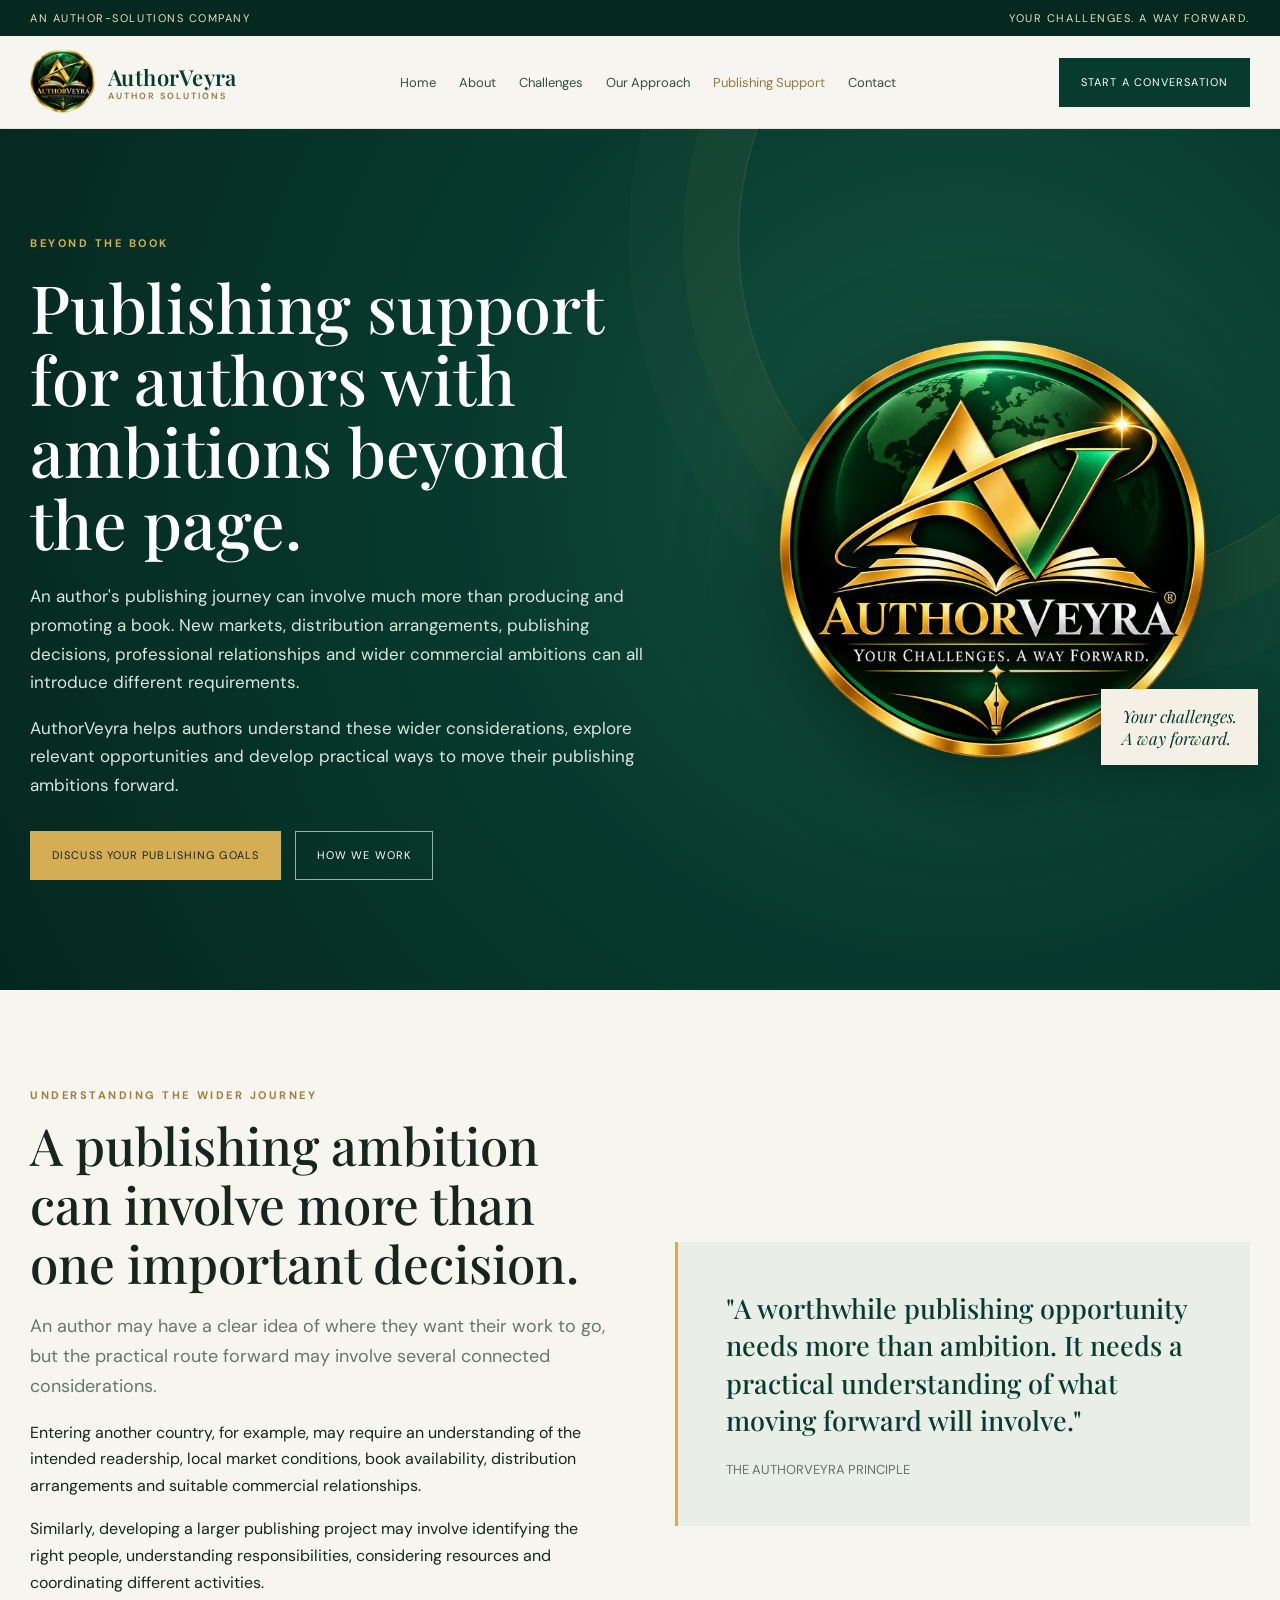
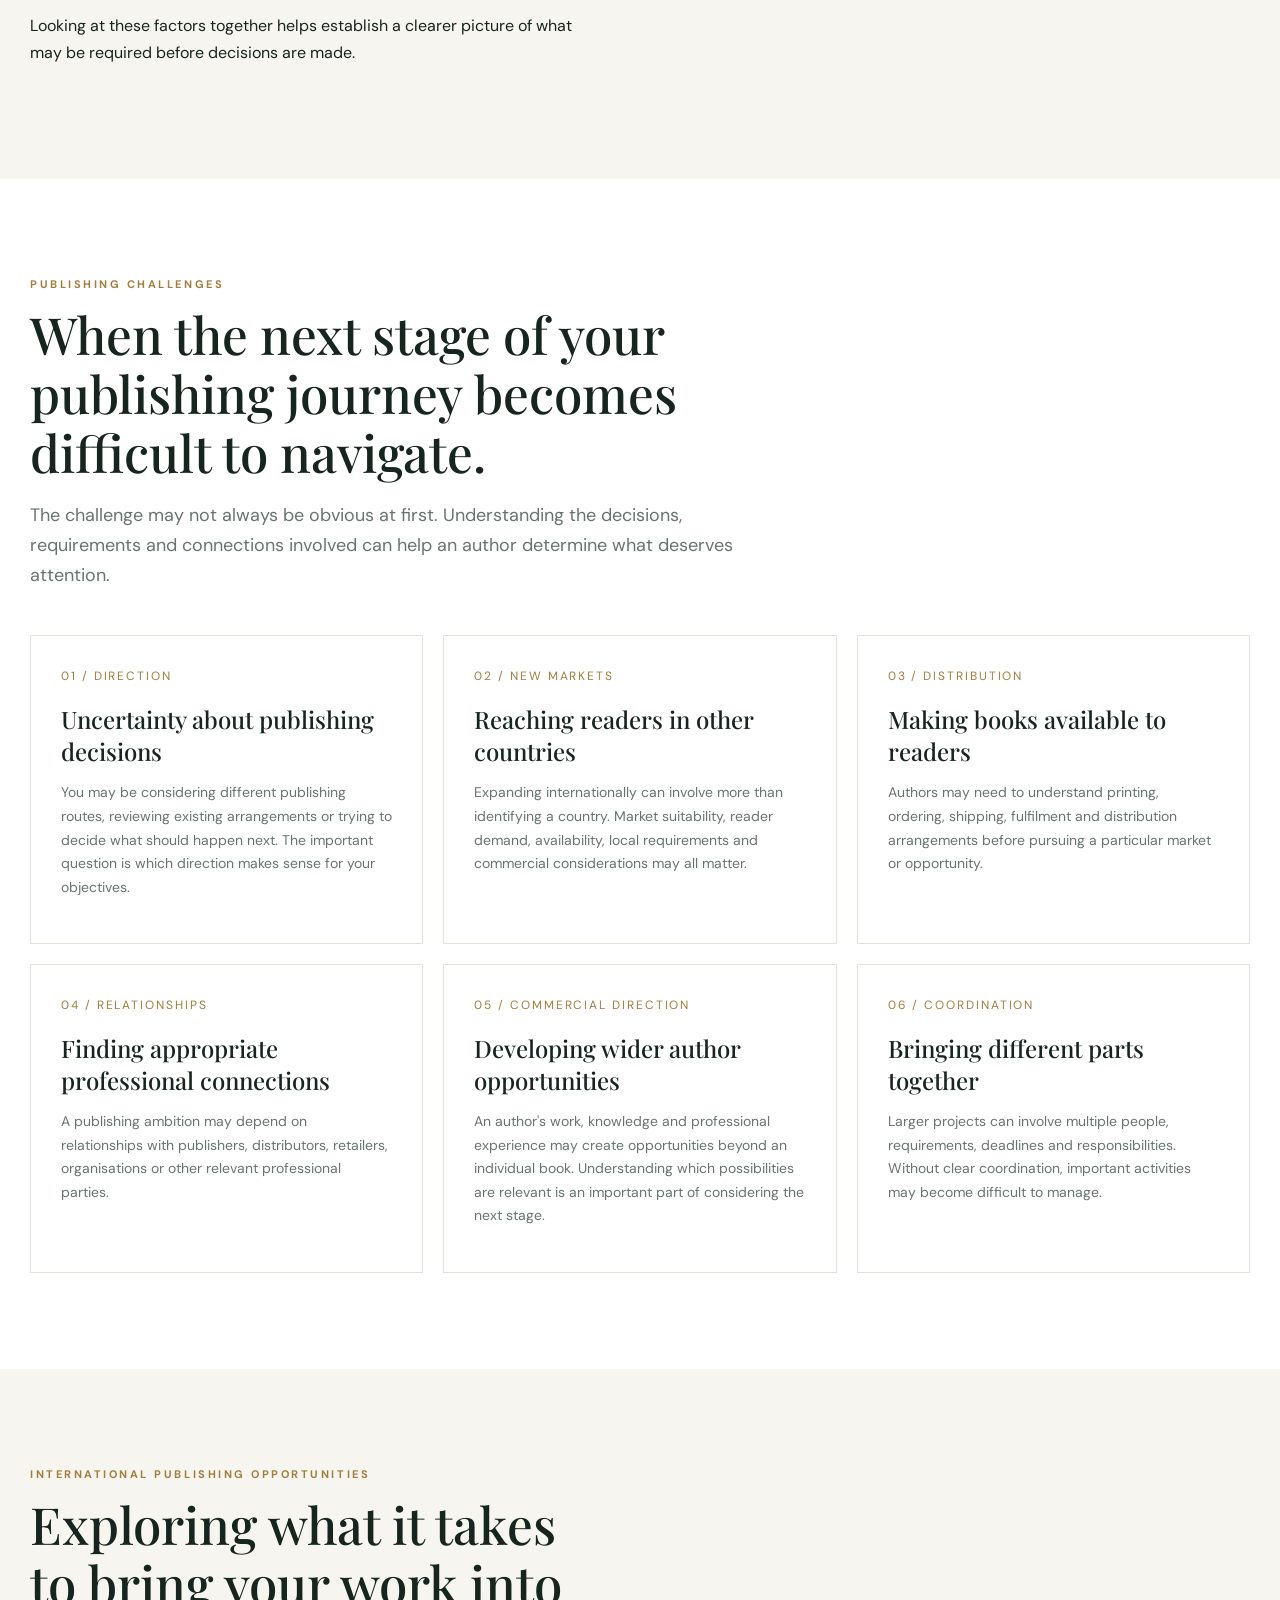
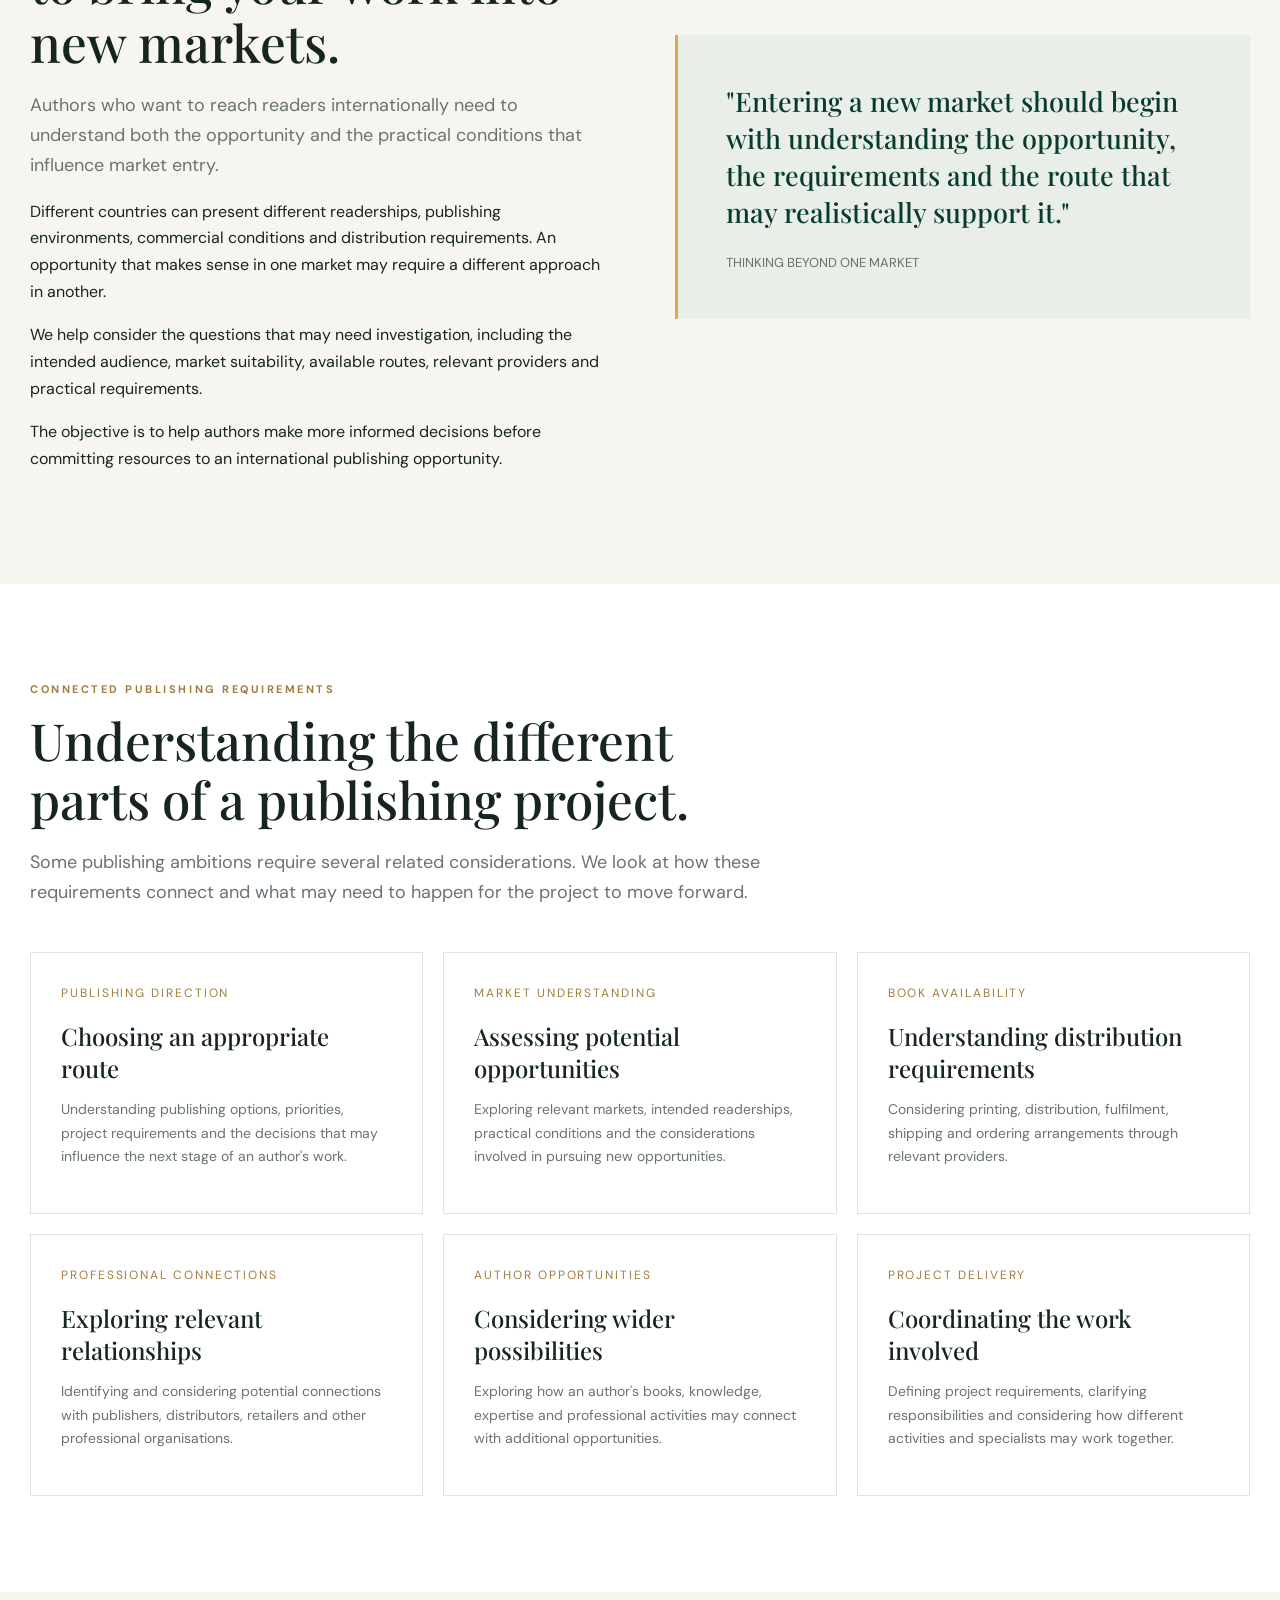
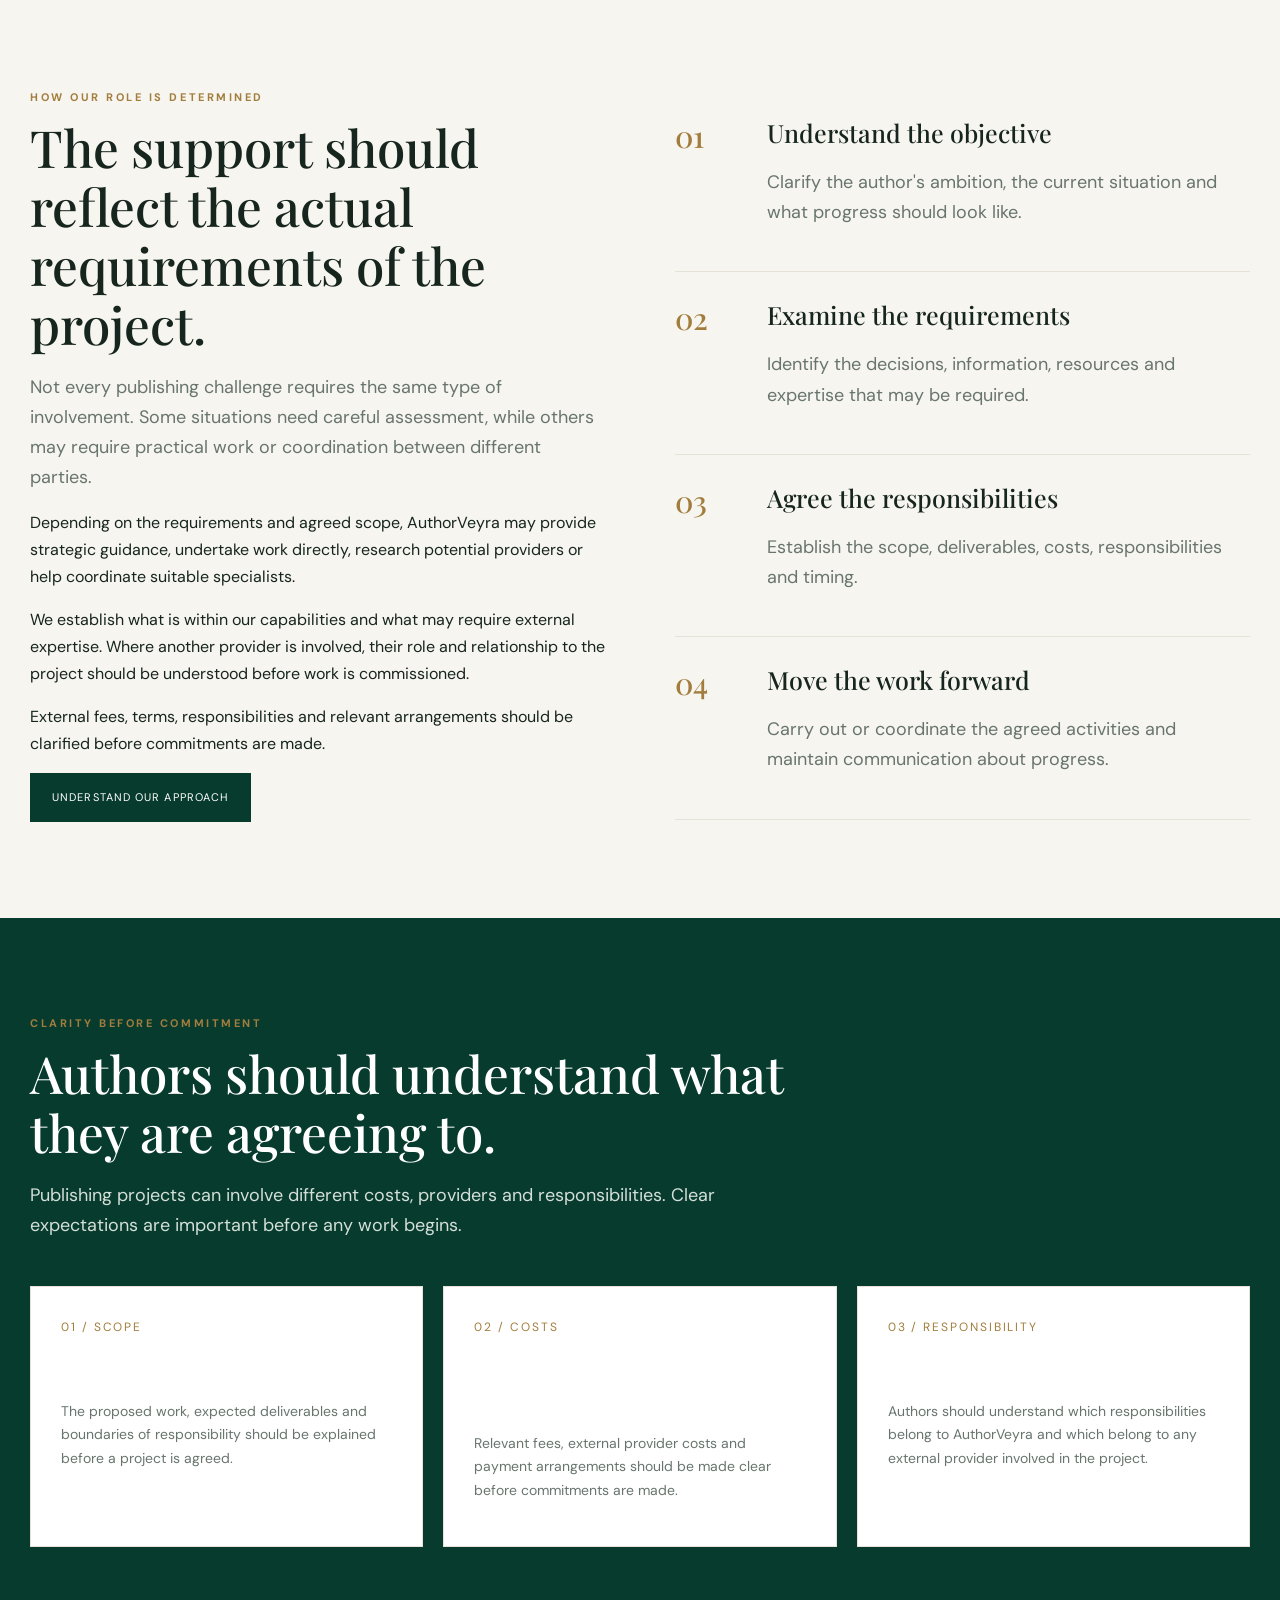
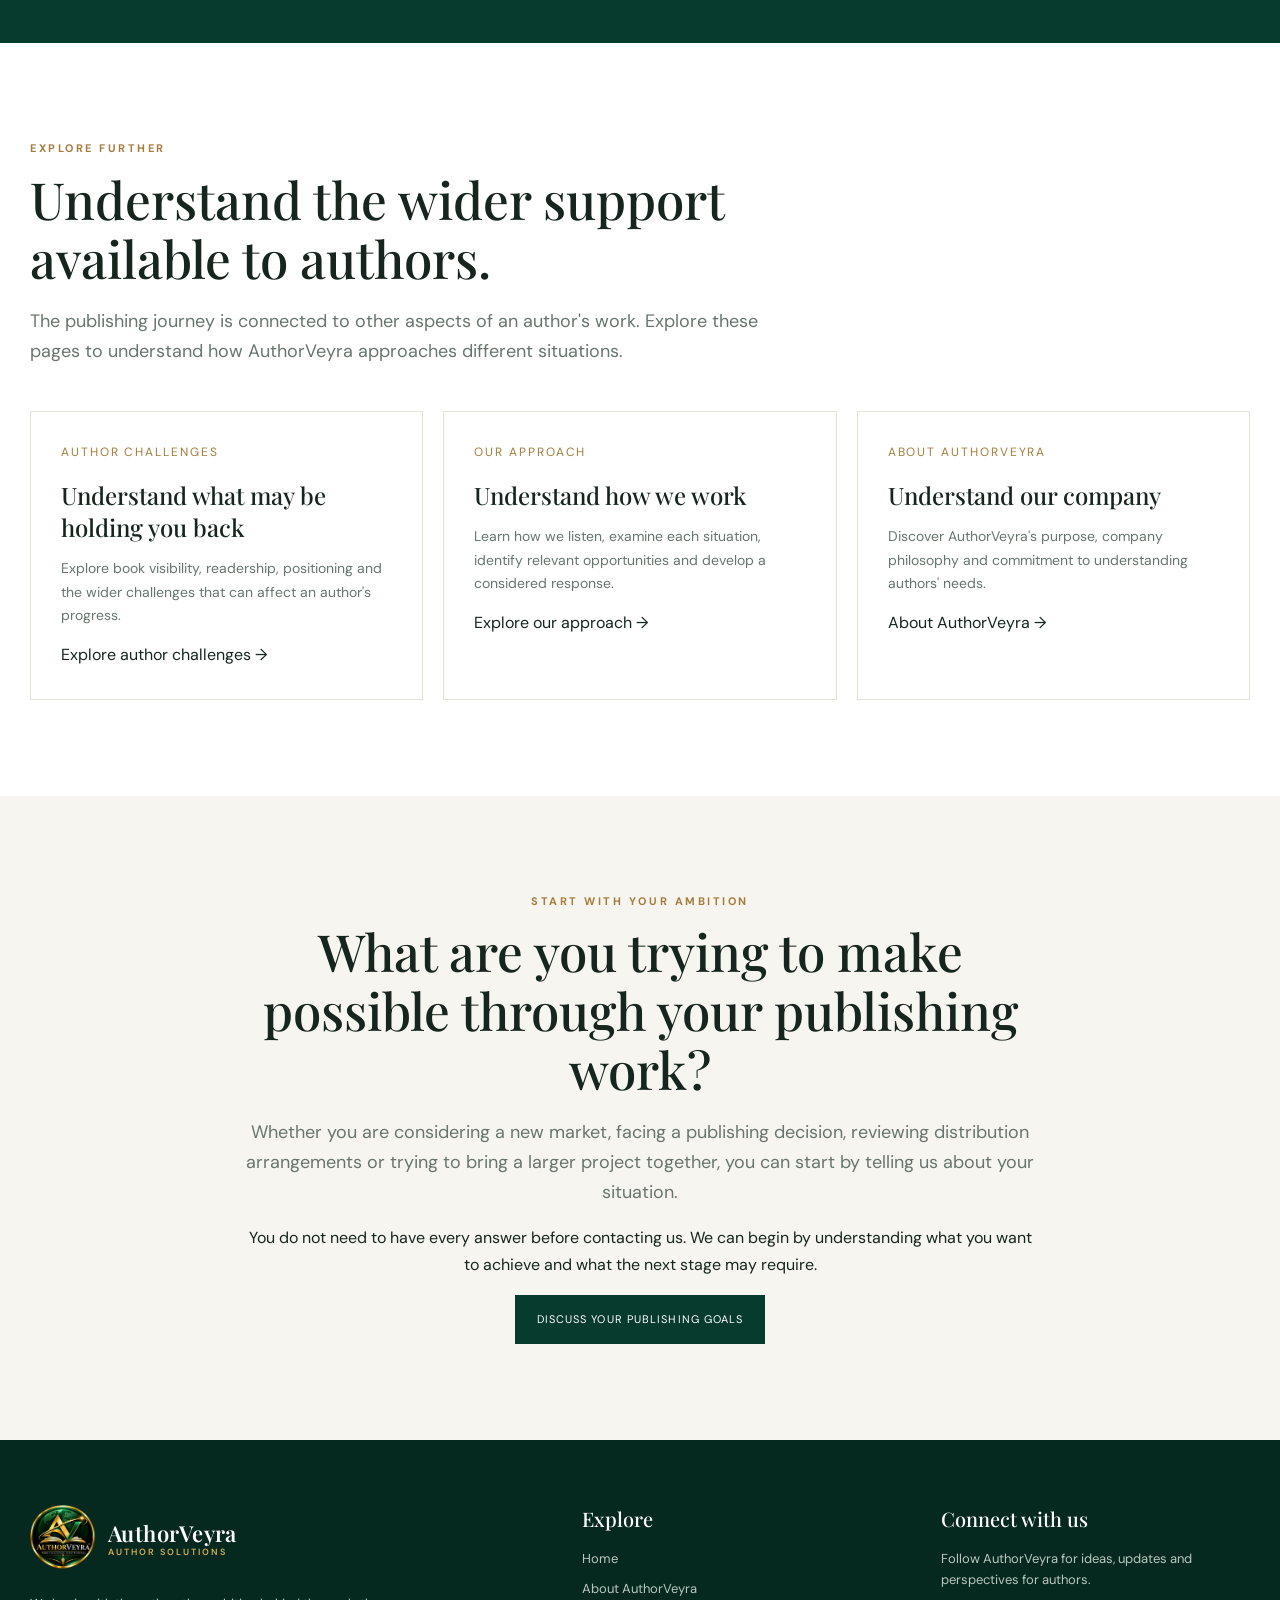
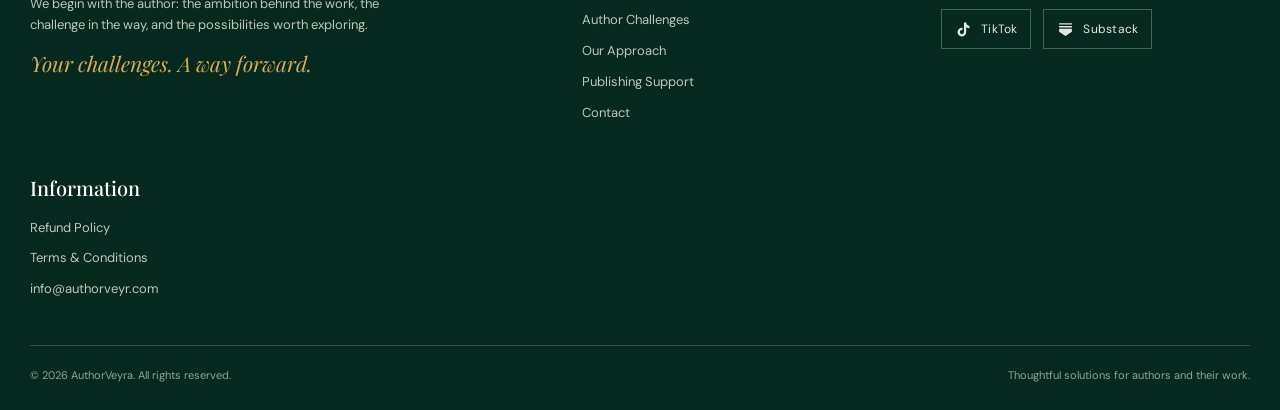
<file: publishing-support.html>
<!doctype html>
<html lang="en">

<head>
  <meta charset="utf-8">
  <meta name="viewport" content="width=device-width, initial-scale=1">

  <title>Publishing Support for Authors | Global Publishing Opportunities | AuthorVeyra</title>

  <meta name="description" content="Explore publishing support for authors with AuthorVeyra. Understand publishing strategy, international markets, distribution, partnerships and project requirements.">

  <meta name="robots" content="index, follow, max-image-preview:large">
  <meta name="theme-color" content="#173f32">

  <link rel="canonical" href="https://authorveyr.com/publishing-support.html">
  <link rel="icon" href="authorveyra-logo.png">
  <link rel="stylesheet" href="styles.css">

  <meta property="og:type" content="website">
  <meta property="og:title" content="Publishing Support for Authors | AuthorVeyra">
  <meta property="og:description" content="Understand the wider requirements of your publishing journey, explore international opportunities and identify practical ways forward.">
  <meta property="og:url" content="https://authorveyr.com/publishing-support.html">
  <meta property="og:site_name" content="AuthorVeyra">
  <meta property="og:image" content="https://authorveyr.com/authorveyra-logo.png">

  <meta name="twitter:card" content="summary">
  <meta name="twitter:title" content="Publishing Support for Authors | AuthorVeyra">
  <meta name="twitter:description" content="Explore publishing strategy, international opportunities and the practical requirements of your publishing journey.">
  <meta name="twitter:image" content="https://authorveyr.com/authorveyra-logo.png">

  <script type="application/ld+json">
  {
    "@context": "https://schema.org",
    "@type": "WebPage",
    "name": "Publishing Support for Authors",
    "url": "https://authorveyr.com/publishing-support.html",
    "description": "AuthorVeyra helps authors understand wider publishing requirements, explore opportunities and consider practical ways forward.",
    "isPartOf": {
      "@type": "WebSite",
      "name": "AuthorVeyra",
      "url": "https://authorveyr.com/"
    },
    "publisher": {
      "@type": "Organization",
      "name": "AuthorVeyra",
      "url": "https://authorveyr.com/"
    }
  }
  </script>

</head>

<body>

  <!-- TOP BAR -->
  <div class="topbar">
    <div class="wrap">
      <span>An author-solutions company</span>
      <span>Your challenges. A way forward.</span>
    </div>
  </div>


  <!-- NAVIGATION -->
  <header class="nav">

    <div class="wrap navinner">

      <a class="brand" href="index.html">
        <img src="authorveyra-logo.png" alt="AuthorVeyra logo">

        <span class="brandname">
          AuthorVeyra
          <small>AUTHOR SOLUTIONS</small>
        </span>
      </a>

      <button
        class="menu"
        aria-label="Toggle navigation"
        aria-expanded="false"
        aria-controls="main-navigation"
        type="button"
        onclick="
          const links = document.getElementById('main-navigation');
          const isOpen = links.classList.toggle('open');
          this.setAttribute('aria-expanded', isOpen);
        ">
        ☰
      </button>

      <nav class="links" id="main-navigation">

        <a href="index.html">Home</a>

        <a href="about.html">About</a>

        <a href="challenges.html">Challenges</a>

        <a href="approach.html">Our Approach</a>

        <a class="active" href="publishing-support.html" aria-current="page">Publishing Support</a>

        <a href="contact.html">Contact</a>

      </nav>

      <a class="navcta" href="contact.html">
        Start a conversation
      </a>

    </div>

  </header>


  <main>


    <!-- HERO -->
    <section class="hero">

      <div class="wrap hero-grid">

        <div>

          <div class="eyebrow">
            Beyond the book
          </div>

          <h1>
            Publishing support for authors with ambitions beyond the page.
          </h1>

          <p>
            An author's publishing journey can involve much more than
            producing and promoting a book. New markets, distribution
            arrangements, publishing decisions, professional relationships
            and wider commercial ambitions can all introduce different
            requirements.
          </p>

          <p>
            AuthorVeyra helps authors understand these wider considerations,
            explore relevant opportunities and develop practical ways
            to move their publishing ambitions forward.
          </p>

          <div class="hero-actions">

            <a class="btn light" href="contact.html">
              Discuss your publishing goals
            </a>

            <a class="btn outline" href="approach.html">
              How we work
            </a>

          </div>

        </div>


        <div class="hero-art">

          <img src="authorveyra-logo.png" alt="AuthorVeyra official logo">

          <div class="art-note">
            Your challenges.<br>
            A way forward.
          </div>

        </div>

      </div>

    </section>


    <!-- WIDER PUBLISHING PICTURE -->
    <section class="section">

      <div class="wrap split">

        <div>

          <div class="eyebrow">
            Understanding the wider journey
          </div>

          <h2>
            A publishing ambition can involve more than one important decision.
          </h2>

          <p class="lead">
            An author may have a clear idea of where they want their
            work to go, but the practical route forward may involve
            several connected considerations.
          </p>

          <p>
            Entering another country, for example, may require an
            understanding of the intended readership, local market
            conditions, book availability, distribution arrangements
            and suitable commercial relationships.
          </p>

          <p>
            Similarly, developing a larger publishing project may
            involve identifying the right people, understanding
            responsibilities, considering resources and coordinating
            different activities.
          </p>

          <p>
            Looking at these factors together helps establish a clearer
            picture of what may be required before decisions are made.
          </p>

        </div>


        <div class="quote-panel">

          <p>
            "A worthwhile publishing opportunity needs more than
            ambition. It needs a practical understanding of what
            moving forward will involve."
          </p>

          <p style="font:13px 'DM Sans';color:#64736a;margin-top:22px">
            THE AUTHORVEYRA PRINCIPLE
          </p>

        </div>

      </div>

    </section>


    <!-- PUBLISHING CHALLENGES -->
    <section class="section white">

      <div class="wrap">

        <div class="section-head">

          <div class="eyebrow">
            Publishing challenges
          </div>

          <h2>
            When the next stage of your publishing journey becomes difficult to navigate.
          </h2>

          <p class="lead">
            The challenge may not always be obvious at first.
            Understanding the decisions, requirements and connections
            involved can help an author determine what deserves attention.
          </p>

        </div>


        <div class="grid3">


          <div class="tile">

            <div class="num">
              01 / DIRECTION
            </div>

            <h3>
              Uncertainty about publishing decisions
            </h3>

            <p>
              You may be considering different publishing routes,
              reviewing existing arrangements or trying to decide
              what should happen next. The important question is
              which direction makes sense for your objectives.
            </p>

          </div>


          <div class="tile">

            <div class="num">
              02 / NEW MARKETS
            </div>

            <h3>
              Reaching readers in other countries
            </h3>

            <p>
              Expanding internationally can involve more than
              identifying a country. Market suitability, reader
              demand, availability, local requirements and
              commercial considerations may all matter.
            </p>

          </div>


          <div class="tile">

            <div class="num">
              03 / DISTRIBUTION
            </div>

            <h3>
              Making books available to readers
            </h3>

            <p>
              Authors may need to understand printing, ordering,
              shipping, fulfilment and distribution arrangements
              before pursuing a particular market or opportunity.
            </p>

          </div>


          <div class="tile">

            <div class="num">
              04 / RELATIONSHIPS
            </div>

            <h3>
              Finding appropriate professional connections
            </h3>

            <p>
              A publishing ambition may depend on relationships
              with publishers, distributors, retailers, organisations
              or other relevant professional parties.
            </p>

          </div>


          <div class="tile">

            <div class="num">
              05 / COMMERCIAL DIRECTION
            </div>

            <h3>
              Developing wider author opportunities
            </h3>

            <p>
              An author's work, knowledge and professional experience
              may create opportunities beyond an individual book.
              Understanding which possibilities are relevant is
              an important part of considering the next stage.
            </p>

          </div>


          <div class="tile">

            <div class="num">
              06 / COORDINATION
            </div>

            <h3>
              Bringing different parts together
            </h3>

            <p>
              Larger projects can involve multiple people,
              requirements, deadlines and responsibilities.
              Without clear coordination, important activities
              may become difficult to manage.
            </p>

          </div>


        </div>

      </div>

    </section>


    <!-- INTERNATIONAL PUBLISHING -->
    <section class="section">

      <div class="wrap split">

        <div>

          <div class="eyebrow">
            International publishing opportunities
          </div>

          <h2>
            Exploring what it takes to bring your work into new markets.
          </h2>

          <p class="lead">
            Authors who want to reach readers internationally
            need to understand both the opportunity and the
            practical conditions that influence market entry.
          </p>

          <p>
            Different countries can present different readerships,
            publishing environments, commercial conditions and
            distribution requirements. An opportunity that makes
            sense in one market may require a different approach
            in another.
          </p>

          <p>
            We help consider the questions that may need investigation,
            including the intended audience, market suitability,
            available routes, relevant providers and practical
            requirements.
          </p>

          <p>
            The objective is to help authors make more informed
            decisions before committing resources to an international
            publishing opportunity.
          </p>

        </div>


        <div class="quote-panel">

          <p>
            "Entering a new market should begin with understanding
            the opportunity, the requirements and the route that
            may realistically support it."
          </p>

          <p style="font:13px 'DM Sans';color:#64736a;margin-top:22px">
            THINKING BEYOND ONE MARKET
          </p>

        </div>

      </div>

    </section>


    <!-- CONNECTED REQUIREMENTS -->
    <section class="section white">

      <div class="wrap">

        <div class="section-head">

          <div class="eyebrow">
            Connected publishing requirements
          </div>

          <h2>
            Understanding the different parts of a publishing project.
          </h2>

          <p class="lead">
            Some publishing ambitions require several related
            considerations. We look at how these requirements
            connect and what may need to happen for the project
            to move forward.
          </p>

        </div>


        <div class="grid3">


          <div class="tile">

            <div class="num">
              PUBLISHING DIRECTION
            </div>

            <h3>
              Choosing an appropriate route
            </h3>

            <p>
              Understanding publishing options, priorities,
              project requirements and the decisions that may
              influence the next stage of an author's work.
            </p>

          </div>


          <div class="tile">

            <div class="num">
              MARKET UNDERSTANDING
            </div>

            <h3>
              Assessing potential opportunities
            </h3>

            <p>
              Exploring relevant markets, intended readerships,
              practical conditions and the considerations
              involved in pursuing new opportunities.
            </p>

          </div>


          <div class="tile">

            <div class="num">
              BOOK AVAILABILITY
            </div>

            <h3>
              Understanding distribution requirements
            </h3>

            <p>
              Considering printing, distribution, fulfilment,
              shipping and ordering arrangements through
              relevant providers.
            </p>

          </div>


          <div class="tile">

            <div class="num">
              PROFESSIONAL CONNECTIONS
            </div>

            <h3>
              Exploring relevant relationships
            </h3>

            <p>
              Identifying and considering potential connections
              with publishers, distributors, retailers and
              other professional organisations.
            </p>

          </div>


          <div class="tile">

            <div class="num">
              AUTHOR OPPORTUNITIES
            </div>

            <h3>
              Considering wider possibilities
            </h3>

            <p>
              Exploring how an author's books, knowledge,
              expertise and professional activities may
              connect with additional opportunities.
            </p>

          </div>


          <div class="tile">

            <div class="num">
              PROJECT DELIVERY
            </div>

            <h3>
              Coordinating the work involved
            </h3>

            <p>
              Defining project requirements, clarifying
              responsibilities and considering how different
              activities and specialists may work together.
            </p>

          </div>


        </div>

      </div>

    </section>


    <!-- HOW OUR ROLE IS DETERMINED -->
    <section class="section">

      <div class="wrap split">

        <div>

          <div class="eyebrow">
            How our role is determined
          </div>

          <h2>
            The support should reflect the actual requirements of the project.
          </h2>

          <p class="lead">
            Not every publishing challenge requires the same
            type of involvement. Some situations need careful
            assessment, while others may require practical
            work or coordination between different parties.
          </p>

          <p>
            Depending on the requirements and agreed scope,
            AuthorVeyra may provide strategic guidance, undertake
            work directly, research potential providers or help
            coordinate suitable specialists.
          </p>

          <p>
            We establish what is within our capabilities and
            what may require external expertise. Where another
            provider is involved, their role and relationship
            to the project should be understood before work
            is commissioned.
          </p>

          <p>
            External fees, terms, responsibilities and relevant
            arrangements should be clarified before commitments
            are made.
          </p>

          <a class="btn" href="approach.html">
            Understand our approach
          </a>

        </div>


        <div>


          <div class="step">

            <div class="stepno">01</div>

            <div>

              <h3>
                Understand the objective
              </h3>

              <p class="lead">
                Clarify the author's ambition, the current
                situation and what progress should look like.
              </p>

            </div>

          </div>


          <div class="step">

            <div class="stepno">02</div>

            <div>

              <h3>
                Examine the requirements
              </h3>

              <p class="lead">
                Identify the decisions, information, resources
                and expertise that may be required.
              </p>

            </div>

          </div>


          <div class="step">

            <div class="stepno">03</div>

            <div>

              <h3>
                Agree the responsibilities
              </h3>

              <p class="lead">
                Establish the scope, deliverables, costs,
                responsibilities and timing.
              </p>

            </div>

          </div>


          <div class="step">

            <div class="stepno">04</div>

            <div>

              <h3>
                Move the work forward
              </h3>

              <p class="lead">
                Carry out or coordinate the agreed activities
                and maintain communication about progress.
              </p>

            </div>

          </div>


        </div>

      </div>

    </section>


    <!-- TRANSPARENCY -->
    <section class="section green">

      <div class="wrap">

        <div class="section-head">

          <div class="eyebrow">
            Clarity before commitment
          </div>

          <h2>
            Authors should understand what they are agreeing to.
          </h2>

          <p class="lead">
            Publishing projects can involve different costs,
            providers and responsibilities. Clear expectations
            are important before any work begins.
          </p>

        </div>


        <div class="grid3">


          <div class="tile">

            <div class="num">
              01 / SCOPE
            </div>

            <h3>
              Defined work
            </h3>

            <p>
              The proposed work, expected deliverables and
              boundaries of responsibility should be explained
              before a project is agreed.
            </p>

          </div>


          <div class="tile">

            <div class="num">
              02 / COSTS
            </div>

            <h3>
              Clear commercial arrangements
            </h3>

            <p>
              Relevant fees, external provider costs and
              payment arrangements should be made clear
              before commitments are made.
            </p>

          </div>


          <div class="tile">

            <div class="num">
              03 / RESPONSIBILITY
            </div>

            <h3>
              Understanding who does what
            </h3>

            <p>
              Authors should understand which responsibilities
              belong to AuthorVeyra and which belong to any
              external provider involved in the project.
            </p>

          </div>


        </div>

      </div>

    </section>


    <!-- RELATED PAGES -->
    <section class="section white">

      <div class="wrap">

        <div class="section-head">

          <div class="eyebrow">
            Explore further
          </div>

          <h2>
            Understand the wider support available to authors.
          </h2>

          <p class="lead">
            The publishing journey is connected to other
            aspects of an author's work. Explore these pages
            to understand how AuthorVeyra approaches different
            situations.
          </p>

        </div>


        <div class="grid3">


          <div class="tile">

            <div class="num">
              AUTHOR CHALLENGES
            </div>

            <h3>
              Understand what may be holding you back
            </h3>

            <p>
              Explore book visibility, readership, positioning
              and the wider challenges that can affect an author's
              progress.
            </p>

            <a href="challenges.html">
              Explore author challenges →
            </a>

          </div>


          <div class="tile">

            <div class="num">
              OUR APPROACH
            </div>

            <h3>
              Understand how we work
            </h3>

            <p>
              Learn how we listen, examine each situation,
              identify relevant opportunities and develop
              a considered response.
            </p>

            <a href="approach.html">
              Explore our approach →
            </a>

          </div>


          <div class="tile">

            <div class="num">
              ABOUT AUTHORVEYRA
            </div>

            <h3>
              Understand our company
            </h3>

            <p>
              Discover AuthorVeyra's purpose, company philosophy
              and commitment to understanding authors' needs.
            </p>

            <a href="about.html">
              About AuthorVeyra →
            </a>

          </div>


        </div>

      </div>

    </section>


    <!-- FINAL CALL TO ACTION -->
    <section class="section">

      <div
        class="wrap"
        style="text-align:center;max-width:800px">

        <div class="eyebrow">
          Start with your ambition
        </div>

        <h2>
          What are you trying to make possible through your publishing work?
        </h2>

        <p class="lead">
          Whether you are considering a new market, facing
          a publishing decision, reviewing distribution
          arrangements or trying to bring a larger project
          together, you can start by telling us about your situation.
        </p>

        <p>
          You do not need to have every answer before contacting us.
          We can begin by understanding what you want to achieve
          and what the next stage may require.
        </p>

        <a class="btn" href="contact.html">
          Discuss your publishing goals
        </a>

      </div>

    </section>

  </main>


  <!-- FOOTER -->
  <footer class="footer">

    <div class="wrap">

      <div class="footgrid">


        <!-- COMPANY -->
        <div>

          <a class="brand" href="index.html">

            <img src="authorveyra-logo.png" alt="">

            <span class="brandname" style="color:white">
              AuthorVeyra
              <small style="color:#d5ad55">
                AUTHOR SOLUTIONS
              </small>
            </span>

          </a>

          <p style="max-width:370px;margin-top:22px">
            We begin with the author: the ambition behind the work,
            the challenge in the way, and the possibilities worth exploring.
          </p>

          <div class="tagline">
            Your challenges. A way forward.
          </div>

        </div>


        <!-- EXPLORE -->
        <div>

          <h4>Explore</h4>

          <div class="footlinks">

            <a href="index.html">
              Home
            </a>

            <a href="about.html">
              About AuthorVeyra
            </a>

            <a href="challenges.html">
              Author Challenges
            </a>

            <a href="approach.html">
              Our Approach
            </a>

            <a href="publishing-support.html">
              Publishing Support
            </a>

            <a href="contact.html">
              Contact
            </a>

          </div>

        </div>


        <!-- SOCIAL -->
        <div>

          <h4>Connect with us</h4>

          <p>
            Follow AuthorVeyra for ideas, updates
            and perspectives for authors.
          </p>

          <div class="social-links">

            <a
              class="social-link"
              href="https://www.tiktok.com/@veyra9407"
              target="_blank"
              rel="noopener noreferrer"
              aria-label="AuthorVeyra on TikTok">

              <svg viewBox="0 0 24 24" aria-hidden="true">
                <path d="M19.59 6.69a4.83 4.83 0 0 1-3.77-4.25V2h-3.2v13.67a2.9 2.9 0 1 1-2.9-2.9c.3 0 .6.05.87.13V9.63a6.1 6.1 0 1 0 5.23 6.04V8.72a8 8 0 0 0 4.67 1.5V7.04c-.3 0-.6-.12-.9-.35Z"/>
              </svg>

              TikTok

            </a>


            <a
              class="social-link"
              href="https://substack.com/@authorveyra"
              target="_blank"
              rel="noopener noreferrer"
              aria-label="AuthorVeyra on Substack">

              <svg viewBox="0 0 24 24" aria-hidden="true">
                <path d="M3 3h18v2H3V3Zm0 4h18v2H3V7Zm0 4h18v2H3v-2Zm0 4 9 6 9-6v-2H3v2Z"/>
              </svg>

              Substack

            </a>

          </div>

        </div>


        <!-- INFORMATION -->
        <div>

          <h4>Information</h4>

          <div class="footlinks">

            <a href="refund-policy.html">
              Refund Policy
            </a>

            <a href="terms.html">
              Terms & Conditions
            </a>

            <a href="mailto:info@authorveyr.com">
              info@authorveyr.com
            </a>

          </div>

        </div>


      </div>


      <!-- COPYRIGHT -->
      <div class="copyright">

        <span>
          © 2026 AuthorVeyra. All rights reserved.
        </span>

        <span>
          Thoughtful solutions for authors and their work.
        </span>

      </div>

    </div>

  </footer>

</body>
</html>
</file>
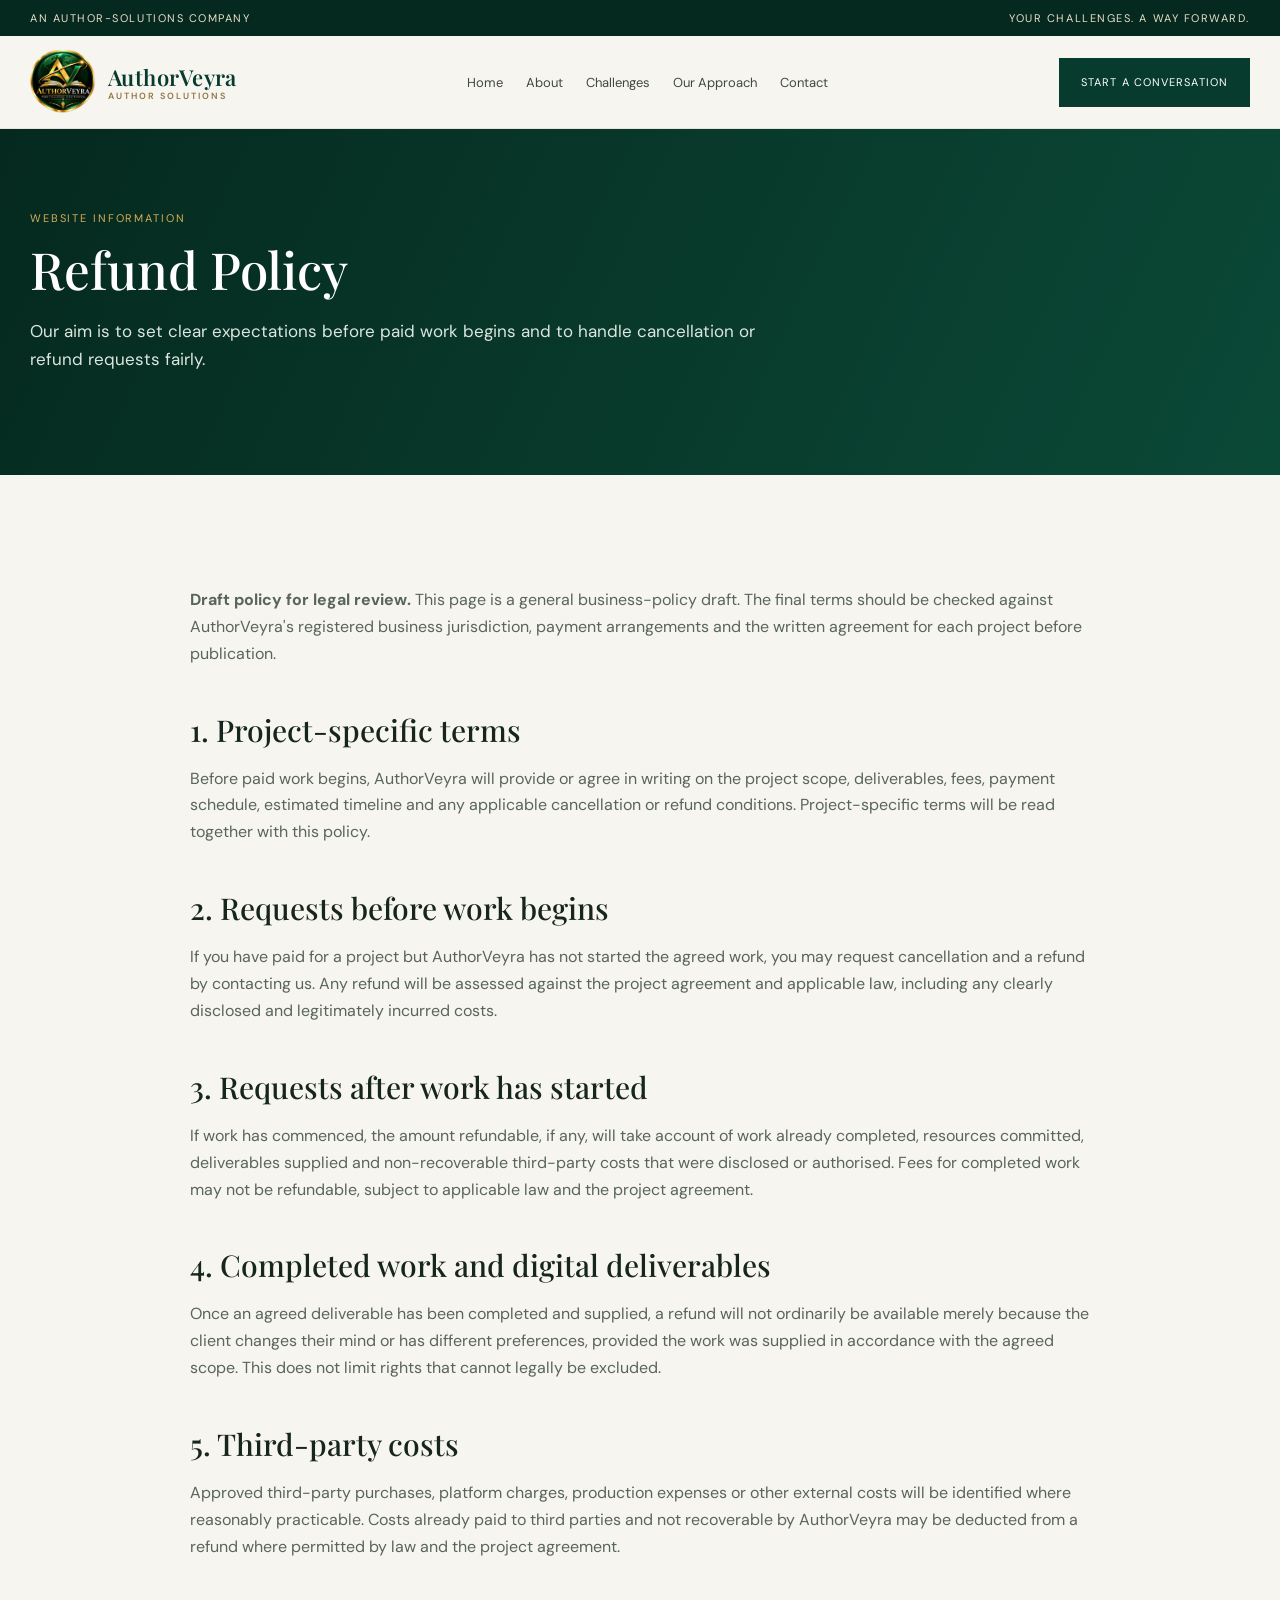
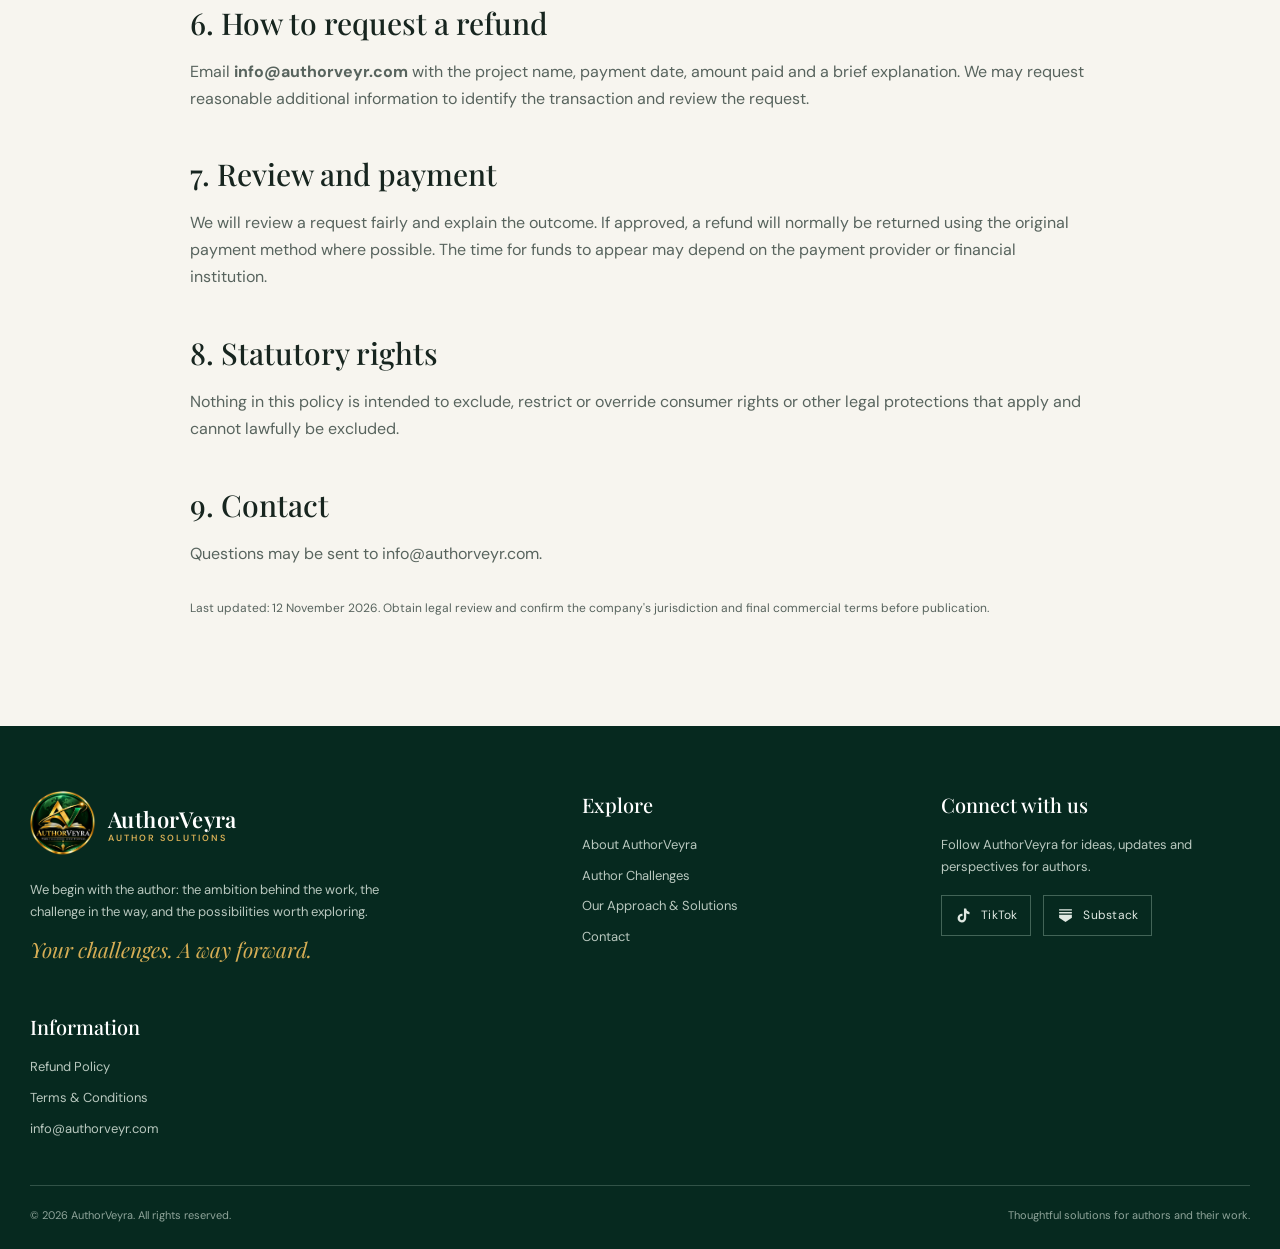
<file: refund-policy.html>
<!doctype html><html lang="en"><head><meta charset="utf-8"><meta name="viewport" content="width=device-width,initial-scale=1"><meta name="description" content="AuthorVeyra is an author-solutions company focused on understanding and solving the challenges authors face."><title>Refund Policy | AuthorVeyra</title><link rel="icon" href="authorveyra-logo.png"><link rel="stylesheet" href="styles.css"></head><body><div class="topbar"><div class="wrap"><span>An author-solutions company</span><span>Your challenges. A way forward.</span></div></div>
<header class="nav"><div class="wrap navinner"><a class="brand" href="index.html"><img src="authorveyra-logo.png" alt="AuthorVeyra official circular logo"><span class="brandname">AuthorVeyra<small>AUTHOR SOLUTIONS</small></span></a>
<button class="menu" aria-label="Toggle navigation" onclick="document.querySelector('.links').classList.toggle('open')">☰</button><nav class="links"><a class="" href="index.html">Home</a><a class="" href="about.html">About</a><a class="" href="challenges.html">Challenges</a><a class="" href="approach.html">Our Approach</a><a class="" href="contact.html">Contact</a></nav><a class="navcta" href="contact.html">Start a conversation</a></div></header>
<main><section class="pagehero"><div class="wrap"><div class="crumb">Website Information</div><h1>Refund Policy</h1><p>Our aim is to set clear expectations before paid work begins and to handle cancellation or refund requests fairly.</p></div></section><section class="section"><div class="wrap content">
<p><strong>Draft policy for legal review.</strong> This page is a general business-policy draft. The final terms should be checked against AuthorVeyra's registered business jurisdiction, payment arrangements and the written agreement for each project before publication.</p>
<h2>1. Project-specific terms</h2><p>Before paid work begins, AuthorVeyra will provide or agree in writing on the project scope, deliverables, fees, payment schedule, estimated timeline and any applicable cancellation or refund conditions. Project-specific terms will be read together with this policy.</p>
<h2>2. Requests before work begins</h2><p>If you have paid for a project but AuthorVeyra has not started the agreed work, you may request cancellation and a refund by contacting us. Any refund will be assessed against the project agreement and applicable law, including any clearly disclosed and legitimately incurred costs.</p>
<h2>3. Requests after work has started</h2><p>If work has commenced, the amount refundable, if any, will take account of work already completed, resources committed, deliverables supplied and non-recoverable third-party costs that were disclosed or authorised. Fees for completed work may not be refundable, subject to applicable law and the project agreement.</p>
<h2>4. Completed work and digital deliverables</h2><p>Once an agreed deliverable has been completed and supplied, a refund will not ordinarily be available merely because the client changes their mind or has different preferences, provided the work was supplied in accordance with the agreed scope. This does not limit rights that cannot legally be excluded.</p>
<h2>5. Third-party costs</h2><p>Approved third-party purchases, platform charges, production expenses or other external costs will be identified where reasonably practicable. Costs already paid to third parties and not recoverable by AuthorVeyra may be deducted from a refund where permitted by law and the project agreement.</p>
<h2>6. How to request a refund</h2><p>Email <a href="mailto:info@authorveyr.com"><strong>info@authorveyr.com</strong></a> with the project name, payment date, amount paid and a brief explanation. We may request reasonable additional information to identify the transaction and review the request.</p>
<h2>7. Review and payment</h2><p>We will review a request fairly and explain the outcome. If approved, a refund will normally be returned using the original payment method where possible. The time for funds to appear may depend on the payment provider or financial institution.</p>
<h2>8. Statutory rights</h2><p>Nothing in this policy is intended to exclude, restrict or override consumer rights or other legal protections that apply and cannot lawfully be excluded.</p>
<h2>9. Contact</h2><p>Questions may be sent to <a href="mailto:info@authorveyr.com">info@authorveyr.com</a>.</p>
<p class="legalnote">Last updated: 12 November 2026. Obtain legal review and confirm the company's jurisdiction and final commercial terms before publication.</p></div></section></main><footer class="footer"><div class="wrap"><div class="footgrid"><div><a class="brand" href="index.html"><img src="authorveyra-logo.png" alt=""><span class="brandname" style="color:white">AuthorVeyra<small style="color:#d5ad55">AUTHOR SOLUTIONS</small></span></a><p style="max-width:370px;margin-top:22px">We begin with the author: the ambition behind the work, the challenge in the way, and the possibilities worth exploring.</p><div class="tagline">Your challenges. A way forward.</div></div><div><h4>Explore</h4><div class="footlinks"><a href="about.html">About AuthorVeyra</a><a href="challenges.html">Author Challenges</a><a href="approach.html">Our Approach & Solutions</a><a href="contact.html">Contact</a></div></div><div><h4>Connect with us</h4><p>Follow AuthorVeyra for ideas, updates and perspectives for authors.</p><div class="social-links">
<a class="social-link" href="https://www.tiktok.com/@veyra9407" target="_blank" rel="noopener noreferrer" aria-label="AuthorVeyra on TikTok">
<svg viewBox="0 0 24 24" aria-hidden="true"><path d="M19.59 6.69a4.83 4.83 0 0 1-3.77-4.25V2h-3.2v13.67a2.9 2.9 0 1 1-2.9-2.9c.3 0 .6.05.87.13V9.63a6.1 6.1 0 1 0 5.23 6.04V8.72a8 8 0 0 0 4.67 1.5V7.04c-.3 0-.6-.12-.9-.35Z"/></svg>
TikTok</a>
<a class="social-link" href="https://substack.com/@authorveyra" target="_blank" rel="noopener noreferrer" aria-label="AuthorVeyra on Substack">
<svg viewBox="0 0 24 24" aria-hidden="true"><path d="M3 3h18v2H3V3Zm0 4h18v2H3V7Zm0 4h18v2H3v-2Zm0 4 9 6 9-6v-2H3v2Z"/></svg>
Substack</a></div></div>
<div><h4>Information</h4><div class="footlinks"><a href="refund-policy.html">Refund Policy</a><a href="terms.html">Terms & Conditions</a><a href="mailto:info@authorveyr.com">info@authorveyr.com</a></div></div></div><div class="copyright"><span>© 2026 AuthorVeyra. All rights reserved.</span><span>Thoughtful solutions for authors and their work.</span></div></div></footer></body></html>
</file>
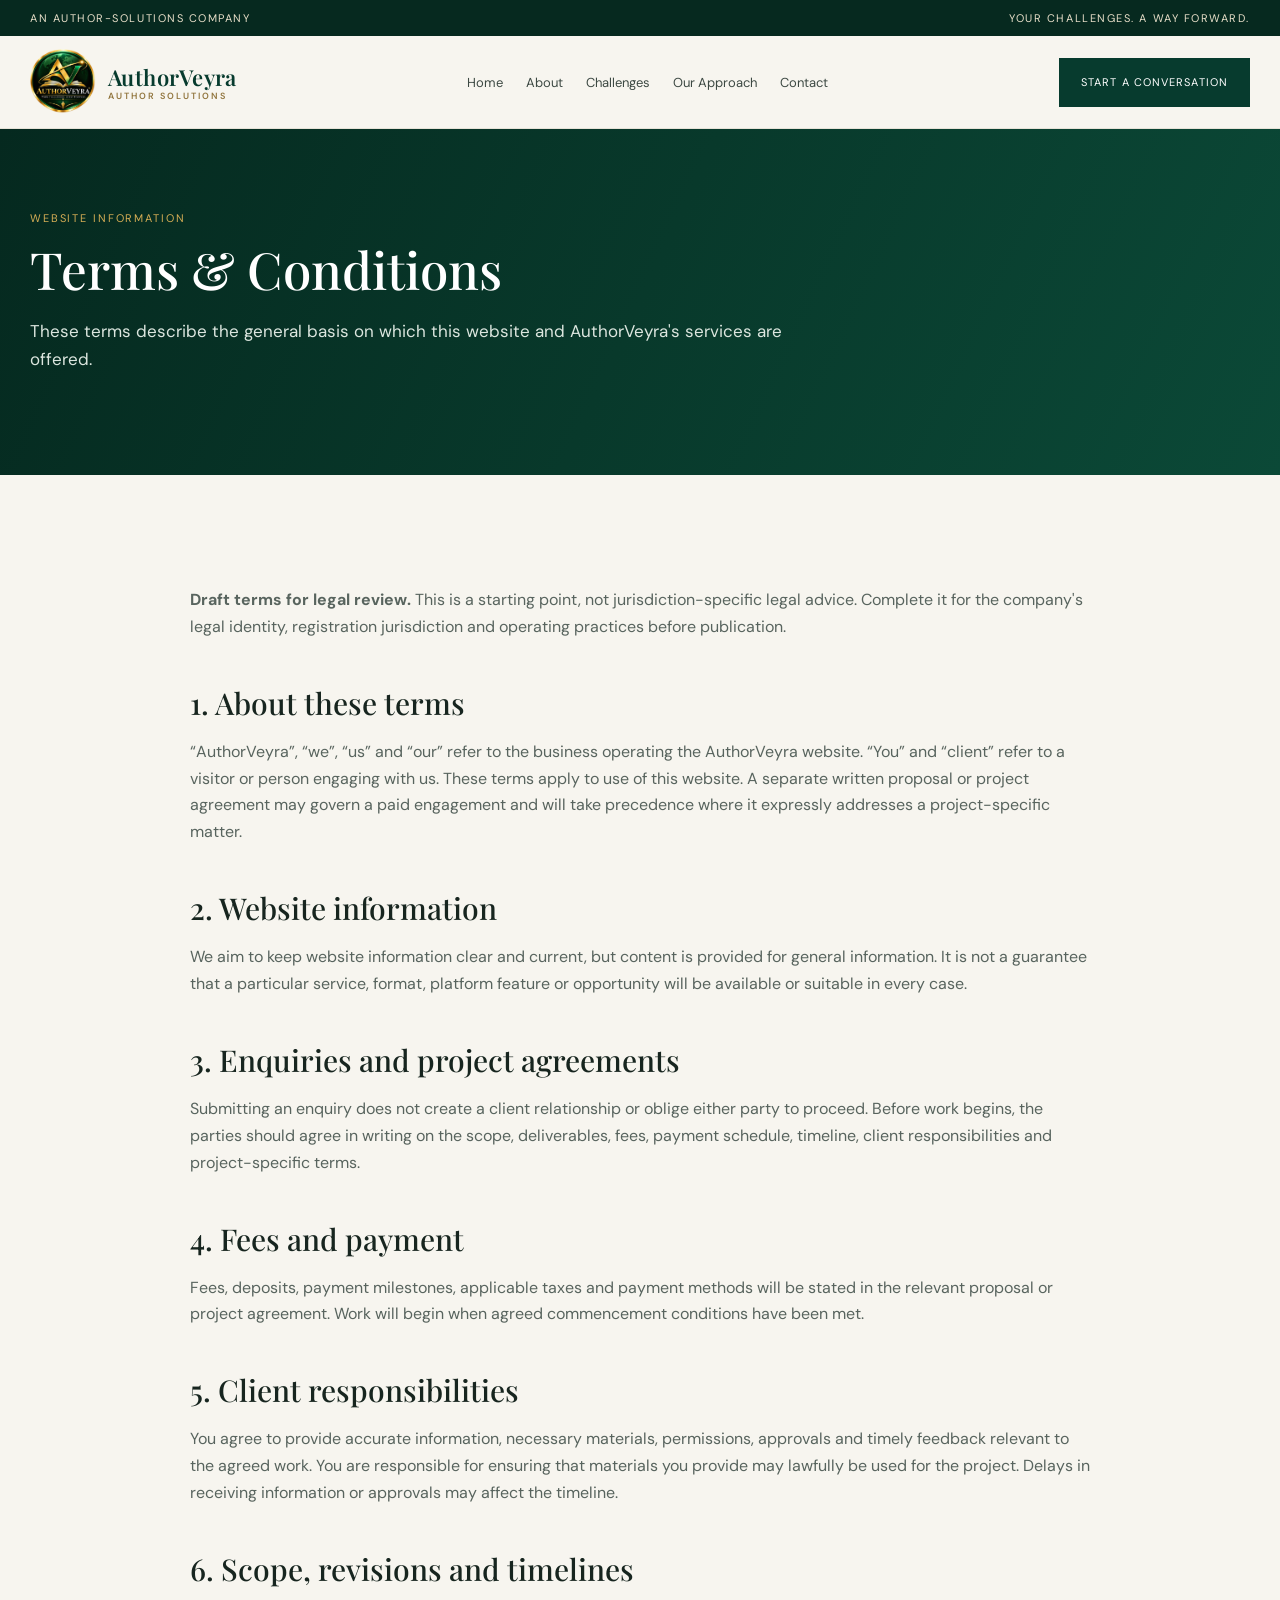
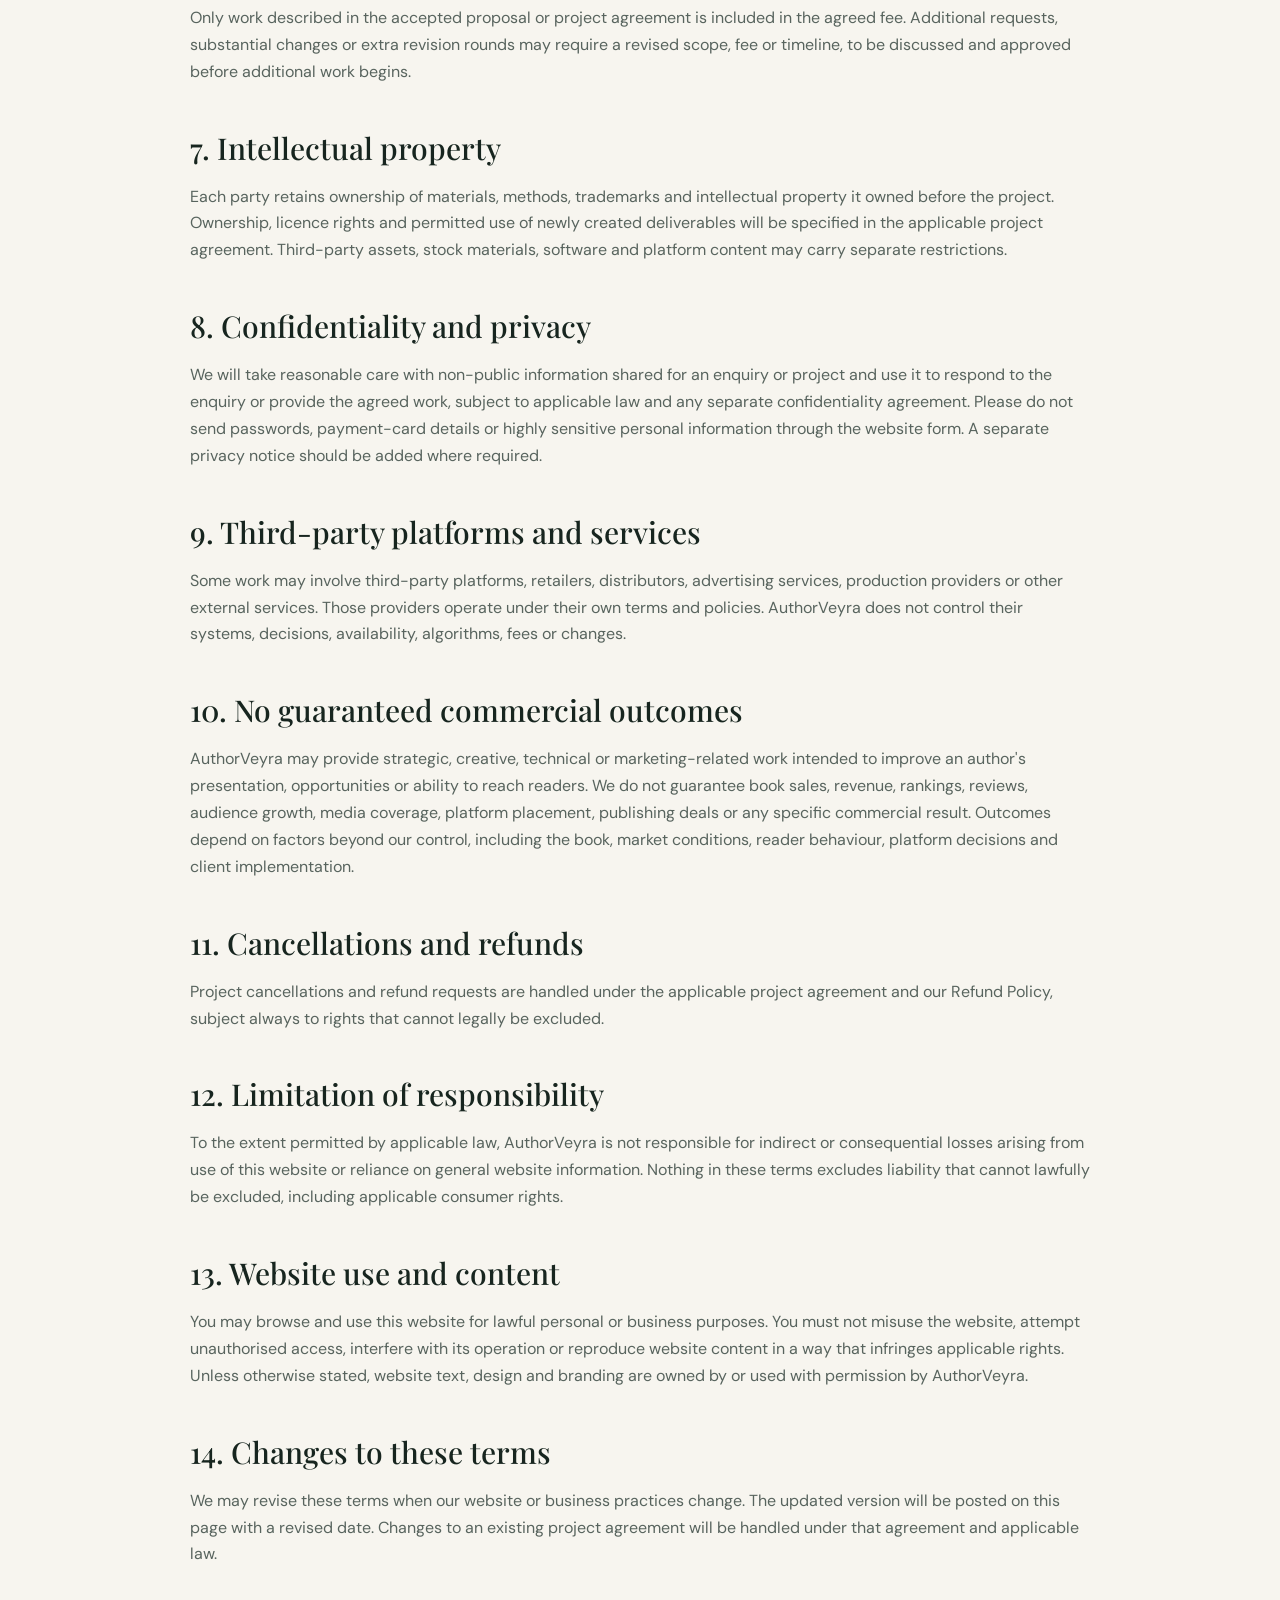
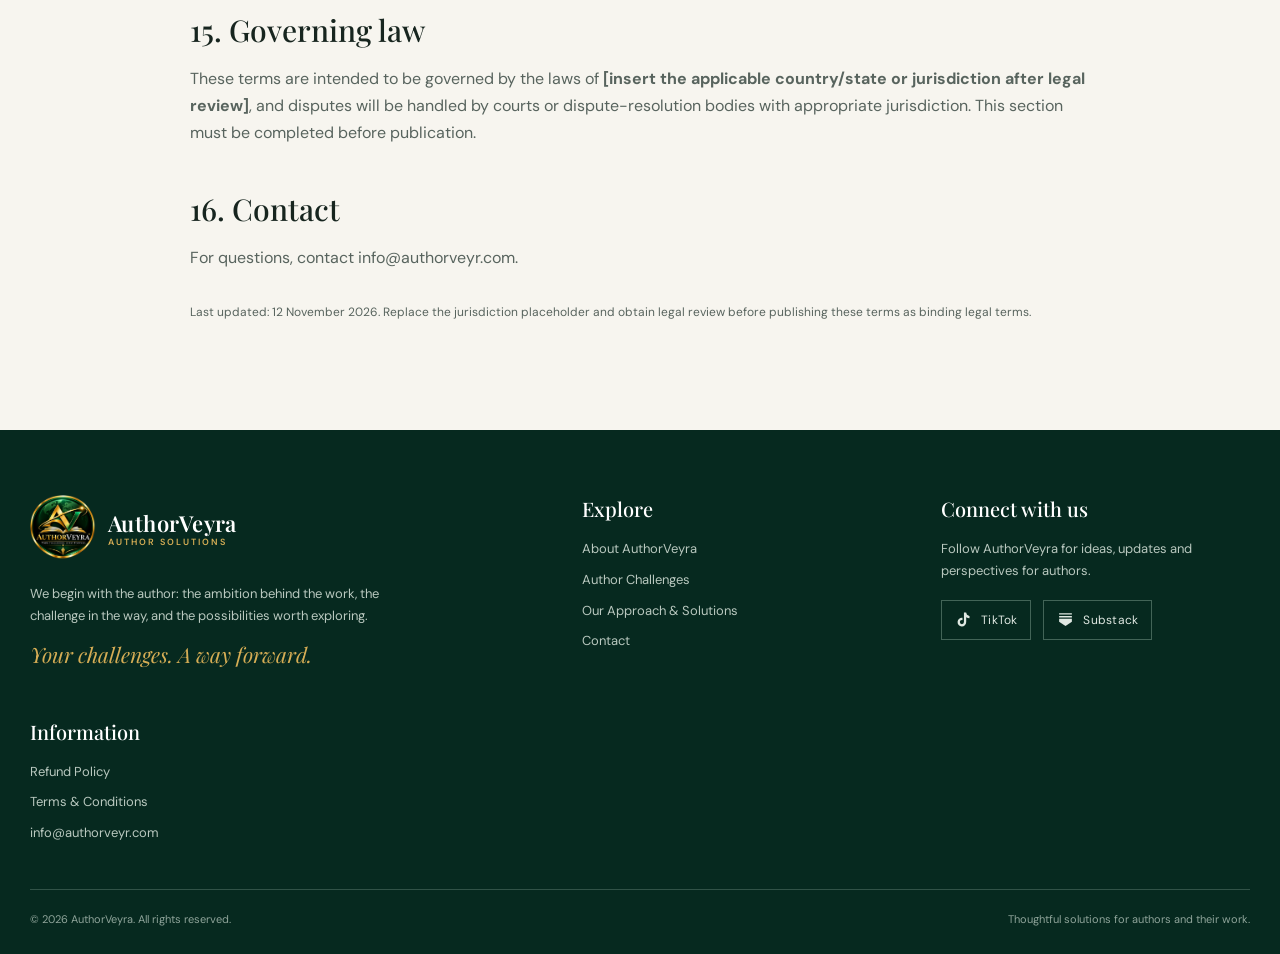
<file: terms.html>
<!doctype html><html lang="en"><head><meta charset="utf-8"><meta name="viewport" content="width=device-width,initial-scale=1"><meta name="description" content="AuthorVeyra is an author-solutions company focused on understanding and solving the challenges authors face."><title>Terms & Conditions | AuthorVeyra</title><link rel="icon" href="authorveyra-logo.png"><link rel="stylesheet" href="styles.css"></head><body><div class="topbar"><div class="wrap"><span>An author-solutions company</span><span>Your challenges. A way forward.</span></div></div>
<header class="nav"><div class="wrap navinner"><a class="brand" href="index.html"><img src="authorveyra-logo.png" alt="AuthorVeyra official circular logo"><span class="brandname">AuthorVeyra<small>AUTHOR SOLUTIONS</small></span></a>
<button class="menu" aria-label="Toggle navigation" onclick="document.querySelector('.links').classList.toggle('open')">☰</button><nav class="links"><a class="" href="index.html">Home</a><a class="" href="about.html">About</a><a class="" href="challenges.html">Challenges</a><a class="" href="approach.html">Our Approach</a><a class="" href="contact.html">Contact</a></nav><a class="navcta" href="contact.html">Start a conversation</a></div></header>
<main><section class="pagehero"><div class="wrap"><div class="crumb">Website Information</div><h1>Terms & Conditions</h1><p>These terms describe the general basis on which this website and AuthorVeyra's services are offered.</p></div></section><section class="section"><div class="wrap content">
<p><strong>Draft terms for legal review.</strong> This is a starting point, not jurisdiction-specific legal advice. Complete it for the company's legal identity, registration jurisdiction and operating practices before publication.</p>
<h2>1. About these terms</h2><p>“AuthorVeyra”, “we”, “us” and “our” refer to the business operating the AuthorVeyra website. “You” and “client” refer to a visitor or person engaging with us. These terms apply to use of this website. A separate written proposal or project agreement may govern a paid engagement and will take precedence where it expressly addresses a project-specific matter.</p>
<h2>2. Website information</h2><p>We aim to keep website information clear and current, but content is provided for general information. It is not a guarantee that a particular service, format, platform feature or opportunity will be available or suitable in every case.</p>
<h2>3. Enquiries and project agreements</h2><p>Submitting an enquiry does not create a client relationship or oblige either party to proceed. Before work begins, the parties should agree in writing on the scope, deliverables, fees, payment schedule, timeline, client responsibilities and project-specific terms.</p>
<h2>4. Fees and payment</h2><p>Fees, deposits, payment milestones, applicable taxes and payment methods will be stated in the relevant proposal or project agreement. Work will begin when agreed commencement conditions have been met.</p>
<h2>5. Client responsibilities</h2><p>You agree to provide accurate information, necessary materials, permissions, approvals and timely feedback relevant to the agreed work. You are responsible for ensuring that materials you provide may lawfully be used for the project. Delays in receiving information or approvals may affect the timeline.</p>
<h2>6. Scope, revisions and timelines</h2><p>Only work described in the accepted proposal or project agreement is included in the agreed fee. Additional requests, substantial changes or extra revision rounds may require a revised scope, fee or timeline, to be discussed and approved before additional work begins.</p>
<h2>7. Intellectual property</h2><p>Each party retains ownership of materials, methods, trademarks and intellectual property it owned before the project. Ownership, licence rights and permitted use of newly created deliverables will be specified in the applicable project agreement. Third-party assets, stock materials, software and platform content may carry separate restrictions.</p>
<h2>8. Confidentiality and privacy</h2><p>We will take reasonable care with non-public information shared for an enquiry or project and use it to respond to the enquiry or provide the agreed work, subject to applicable law and any separate confidentiality agreement. Please do not send passwords, payment-card details or highly sensitive personal information through the website form. A separate privacy notice should be added where required.</p>
<h2>9. Third-party platforms and services</h2><p>Some work may involve third-party platforms, retailers, distributors, advertising services, production providers or other external services. Those providers operate under their own terms and policies. AuthorVeyra does not control their systems, decisions, availability, algorithms, fees or changes.</p>
<h2>10. No guaranteed commercial outcomes</h2><p>AuthorVeyra may provide strategic, creative, technical or marketing-related work intended to improve an author's presentation, opportunities or ability to reach readers. We do not guarantee book sales, revenue, rankings, reviews, audience growth, media coverage, platform placement, publishing deals or any specific commercial result. Outcomes depend on factors beyond our control, including the book, market conditions, reader behaviour, platform decisions and client implementation.</p>
<h2>11. Cancellations and refunds</h2><p>Project cancellations and refund requests are handled under the applicable project agreement and our <a href="refund-policy.html">Refund Policy</a>, subject always to rights that cannot legally be excluded.</p>
<h2>12. Limitation of responsibility</h2><p>To the extent permitted by applicable law, AuthorVeyra is not responsible for indirect or consequential losses arising from use of this website or reliance on general website information. Nothing in these terms excludes liability that cannot lawfully be excluded, including applicable consumer rights.</p>
<h2>13. Website use and content</h2><p>You may browse and use this website for lawful personal or business purposes. You must not misuse the website, attempt unauthorised access, interfere with its operation or reproduce website content in a way that infringes applicable rights. Unless otherwise stated, website text, design and branding are owned by or used with permission by AuthorVeyra.</p>
<h2>14. Changes to these terms</h2><p>We may revise these terms when our website or business practices change. The updated version will be posted on this page with a revised date. Changes to an existing project agreement will be handled under that agreement and applicable law.</p>
<h2>15. Governing law</h2><p>These terms are intended to be governed by the laws of <strong>[insert the applicable country/state or jurisdiction after legal review]</strong>, and disputes will be handled by courts or dispute-resolution bodies with appropriate jurisdiction. This section must be completed before publication.</p>
<h2>16. Contact</h2><p>For questions, contact <a href="mailto:info@authorveyr.com">info@authorveyr.com</a>.</p>
<p class="legalnote">Last updated: 12 November 2026. Replace the jurisdiction placeholder and obtain legal review before publishing these terms as binding legal terms.</p></div></section></main><footer class="footer"><div class="wrap"><div class="footgrid"><div><a class="brand" href="index.html"><img src="authorveyra-logo.png" alt=""><span class="brandname" style="color:white">AuthorVeyra<small style="color:#d5ad55">AUTHOR SOLUTIONS</small></span></a><p style="max-width:370px;margin-top:22px">We begin with the author: the ambition behind the work, the challenge in the way, and the possibilities worth exploring.</p><div class="tagline">Your challenges. A way forward.</div></div><div><h4>Explore</h4><div class="footlinks"><a href="about.html">About AuthorVeyra</a><a href="challenges.html">Author Challenges</a><a href="approach.html">Our Approach & Solutions</a><a href="contact.html">Contact</a></div></div><div><h4>Connect with us</h4><p>Follow AuthorVeyra for ideas, updates and perspectives for authors.</p><div class="social-links">
<a class="social-link" href="https://www.tiktok.com/@veyra9407" target="_blank" rel="noopener noreferrer" aria-label="AuthorVeyra on TikTok">
<svg viewBox="0 0 24 24" aria-hidden="true"><path d="M19.59 6.69a4.83 4.83 0 0 1-3.77-4.25V2h-3.2v13.67a2.9 2.9 0 1 1-2.9-2.9c.3 0 .6.05.87.13V9.63a6.1 6.1 0 1 0 5.23 6.04V8.72a8 8 0 0 0 4.67 1.5V7.04c-.3 0-.6-.12-.9-.35Z"/></svg>
TikTok</a>
<a class="social-link" href="https://substack.com/@authorveyra" target="_blank" rel="noopener noreferrer" aria-label="AuthorVeyra on Substack">
<svg viewBox="0 0 24 24" aria-hidden="true"><path d="M3 3h18v2H3V3Zm0 4h18v2H3V7Zm0 4h18v2H3v-2Zm0 4 9 6 9-6v-2H3v2Z"/></svg>
Substack</a></div></div>
<div><h4>Information</h4><div class="footlinks"><a href="refund-policy.html">Refund Policy</a><a href="terms.html">Terms & Conditions</a><a href="mailto:info@authorveyr.com">info@authorveyr.com</a></div></div></div><div class="copyright"><span>© 2026 AuthorVeyra. All rights reserved.</span><span>Thoughtful solutions for authors and their work.</span></div></div></footer></body></html>
</file>
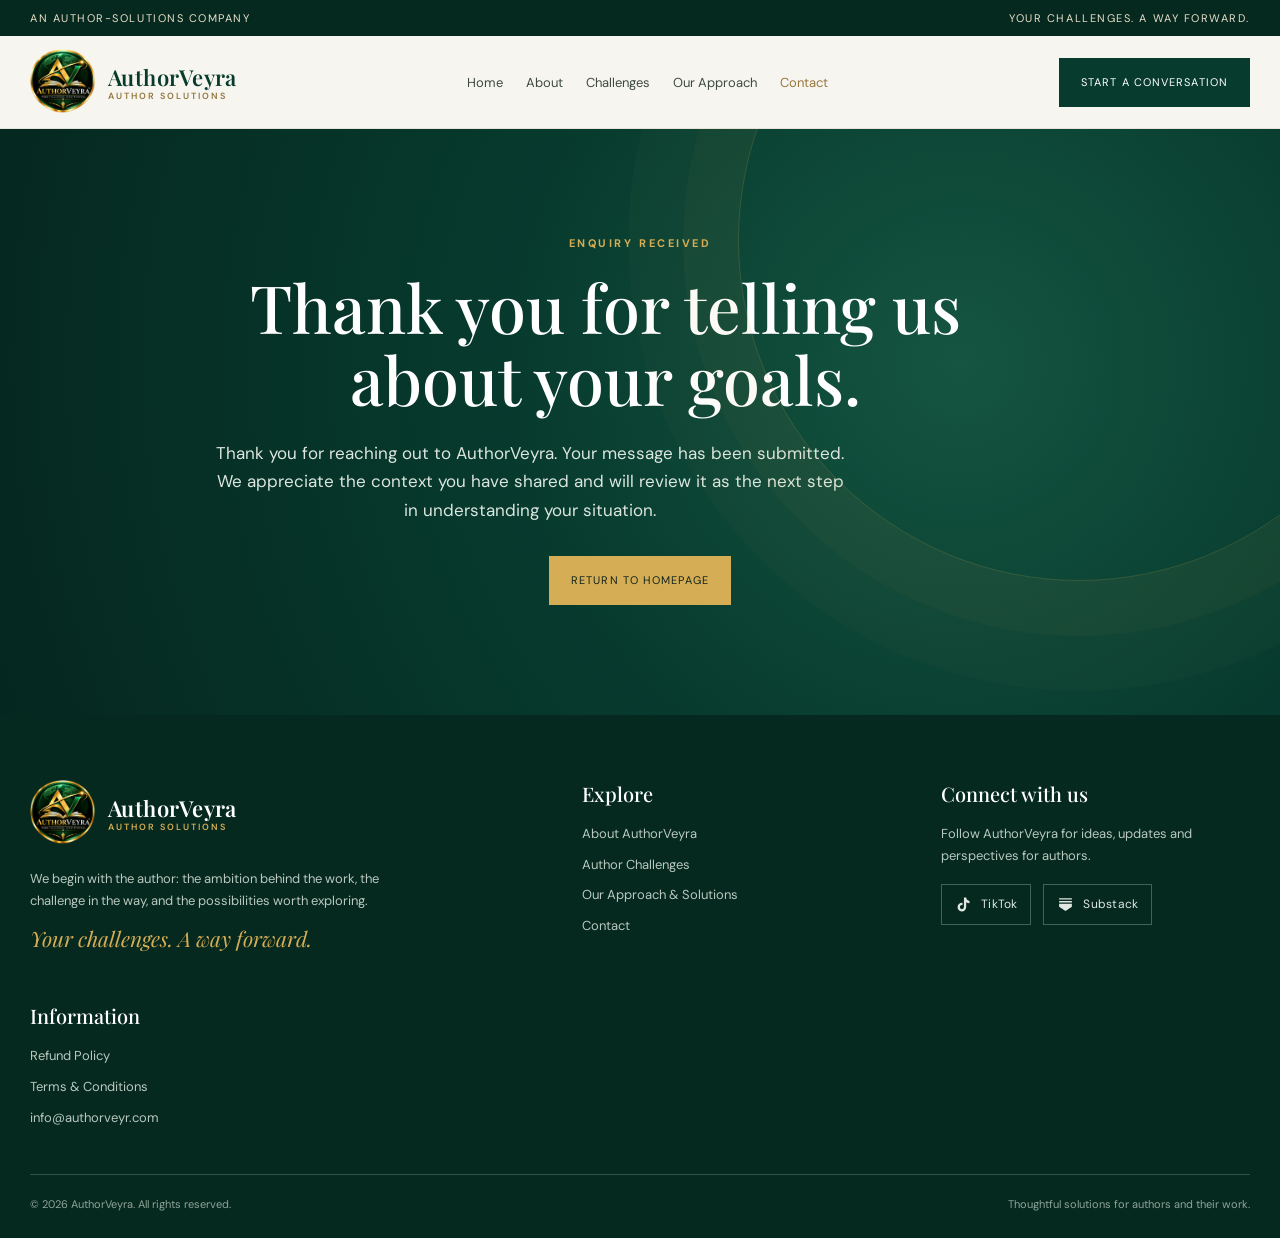
<file: thank-you.html>
<!doctype html><html lang="en"><head><meta charset="utf-8"><meta name="viewport" content="width=device-width,initial-scale=1"><meta name="description" content="AuthorVeyra is an author-solutions company focused on understanding and solving the challenges authors face."><title>Thank You | AuthorVeyra</title><link rel="icon" href="authorveyra-logo.png"><link rel="stylesheet" href="styles.css"></head><body><div class="topbar"><div class="wrap"><span>An author-solutions company</span><span>Your challenges. A way forward.</span></div></div>
<header class="nav"><div class="wrap navinner"><a class="brand" href="index.html"><img src="authorveyra-logo.png" alt="AuthorVeyra official circular logo"><span class="brandname">AuthorVeyra<small>AUTHOR SOLUTIONS</small></span></a>
<button class="menu" aria-label="Toggle navigation" onclick="document.querySelector('.links').classList.toggle('open')">☰</button><nav class="links"><a class="" href="index.html">Home</a><a class="" href="about.html">About</a><a class="" href="challenges.html">Challenges</a><a class="" href="approach.html">Our Approach</a><a class="active" href="contact.html">Contact</a></nav><a class="navcta" href="contact.html">Start a conversation</a></div></header><main><section class="hero"><div class="wrap" style="max-width:850px;text-align:center"><div class="eyebrow">Enquiry received</div><h1>Thank you for telling us about your goals.</h1><p>Thank you for reaching out to AuthorVeyra. Your message has been submitted. We appreciate the context you have shared and will review it as the next step in understanding your situation.</p><div class="hero-actions" style="justify-content:center"><a class="btn light" href="index.html">Return to homepage</a></div></div></section></main><footer class="footer"><div class="wrap"><div class="footgrid"><div><a class="brand" href="index.html"><img src="authorveyra-logo.png" alt=""><span class="brandname" style="color:white">AuthorVeyra<small style="color:#d5ad55">AUTHOR SOLUTIONS</small></span></a><p style="max-width:370px;margin-top:22px">We begin with the author: the ambition behind the work, the challenge in the way, and the possibilities worth exploring.</p><div class="tagline">Your challenges. A way forward.</div></div><div><h4>Explore</h4><div class="footlinks"><a href="about.html">About AuthorVeyra</a><a href="challenges.html">Author Challenges</a><a href="approach.html">Our Approach & Solutions</a><a href="contact.html">Contact</a></div></div><div><h4>Connect with us</h4><p>Follow AuthorVeyra for ideas, updates and perspectives for authors.</p><div class="social-links">
<a class="social-link" href="https://www.tiktok.com/@veyra9407" target="_blank" rel="noopener noreferrer" aria-label="AuthorVeyra on TikTok">
<svg viewBox="0 0 24 24" aria-hidden="true"><path d="M19.59 6.69a4.83 4.83 0 0 1-3.77-4.25V2h-3.2v13.67a2.9 2.9 0 1 1-2.9-2.9c.3 0 .6.05.87.13V9.63a6.1 6.1 0 1 0 5.23 6.04V8.72a8 8 0 0 0 4.67 1.5V7.04c-.3 0-.6-.12-.9-.35Z"/></svg>
TikTok</a>
<a class="social-link" href="https://substack.com/@authorveyra" target="_blank" rel="noopener noreferrer" aria-label="AuthorVeyra on Substack">
<svg viewBox="0 0 24 24" aria-hidden="true"><path d="M3 3h18v2H3V3Zm0 4h18v2H3V7Zm0 4h18v2H3v-2Zm0 4 9 6 9-6v-2H3v2Z"/></svg>
Substack</a></div></div>
<div><h4>Information</h4><div class="footlinks"><a href="refund-policy.html">Refund Policy</a><a href="terms.html">Terms & Conditions</a><a href="mailto:info@authorveyr.com">info@authorveyr.com</a></div></div></div><div class="copyright"><span>© 2026 AuthorVeyra. All rights reserved.</span><span>Thoughtful solutions for authors and their work.</span></div></div></footer></body></html>
</file>
<file: styles.css>
@import url('https://fonts.googleapis.com/css2?family=DM+Sans:wght@400;500;600;700&family=Playfair+Display:wght@500;600;700&display=swap');
:root{--green:#073b2e;--green2:#105440;--gold:#d5ad55;--ink:#17251f;--muted:#68756e;--cream:#f7f5ef;--white:#fff;--line:#e6e2d7}
*{box-sizing:border-box}html{scroll-behavior:smooth}body{margin:0;color:var(--ink);background:var(--cream);font-family:'DM Sans',sans-serif;line-height:1.68}a{color:inherit;text-decoration:none}.wrap{width:min(1220px,calc(100% - 48px));margin:auto}
.topbar{background:#06291f;color:#e8dfc9;font-size:11px;letter-spacing:.14em;text-transform:uppercase;padding:9px 0}.topbar .wrap{display:flex;justify-content:space-between}
.nav{background:rgba(247,245,239,.97);position:sticky;top:0;z-index:10;border-bottom:1px solid var(--line);backdrop-filter:blur(12px)}.navinner{height:92px;display:flex;align-items:center;justify-content:space-between;gap:24px}.brand{display:flex;align-items:center;gap:12px}.brand img{width:66px;height:66px;object-fit:contain}.brandname{font:600 22px 'Playfair Display',serif;color:var(--green);letter-spacing:.02em}.brandname small{display:block;font:600 9px 'DM Sans';letter-spacing:.22em;text-transform:uppercase;color:#92763f;margin-top:-2px}
.links{display:flex;align-items:center;gap:23px;font-size:13px;color:#3d4943}.links a:hover,.links a.active{color:#98763d}.navcta,.btn{display:inline-flex;align-items:center;justify-content:center;background:var(--green);color:white;padding:14px 21px;border:1px solid var(--green);font-size:11px;letter-spacing:.1em;text-transform:uppercase;transition:.2s}.navcta:hover,.btn:hover{background:var(--gold);border-color:var(--gold);color:#15251e}.btn.outline{background:transparent;color:white;border-color:#9caf9f}.btn.light{background:var(--gold);border-color:var(--gold);color:#14251d}.menu{display:none;background:none;border:0;font-size:25px;color:var(--green)}
.eyebrow{font-size:11px;letter-spacing:.23em;text-transform:uppercase;color:#a27d3d;font-weight:700}.hero{background:radial-gradient(circle at 75% 40%,#155541 0,#073b2e 43%,#05271f 100%);color:white;position:relative;overflow:hidden;padding:105px 0 110px}.hero:after{content:"";position:absolute;width:680px;height:680px;border:1px solid rgba(213,173,85,.2);border-radius:50%;right:-140px;top:-230px;box-shadow:0 0 0 55px rgba(213,173,85,.035),0 0 0 110px rgba(213,173,85,.025)}
.hero-grid{display:grid;grid-template-columns:1.12fr .88fr;align-items:center;gap:65px;position:relative;z-index:1}.hero h1{font:500 clamp(43px,5.2vw,72px)/1.08 'Playfair Display',serif;margin:18px 0 24px;max-width:780px}.hero p{font-size:17px;color:#dce6df;max-width:630px}.hero .eyebrow{color:var(--gold)}.hero-actions{display:flex;gap:14px;flex-wrap:wrap;margin-top:32px}.hero-art{min-height:400px;display:grid;place-items:center;position:relative}.hero-art img{width:min(100%,440px);filter:drop-shadow(0 20px 45px #00160f99);border-radius:50%}.art-note{position:absolute;right:-8px;bottom:12px;background:#f4f0e5;color:var(--green);padding:16px 21px;font:italic 17px 'Playfair Display';box-shadow:0 15px 35px #061e1766}
.section{padding:96px 0}.section.white{background:#fff}.section.green{background:var(--green);color:#fff}.section-head{max-width:760px;margin-bottom:45px}.section h2,.pagehero h1{font:500 clamp(34px,4vw,53px)/1.15 'Playfair Display',serif;margin:12px 0 18px}.lead{font-size:18px;color:var(--muted)}.green .lead{color:#d4dfd8}.grid3{display:grid;grid-template-columns:repeat(3,1fr);gap:20px}.tile{background:white;padding:30px;border:1px solid var(--line);min-height:225px}.tile .num{font-size:12px;letter-spacing:.16em;color:#a27d3d}.tile h3{font:500 24px 'Playfair Display';margin:17px 0 10px}.tile p{color:var(--muted);font-size:14px}.tile.dark{background:#124b3a;border-color:#2b6653}.tile.dark p{color:#d2ddd6}.tile.dark h3{color:white}
.split{display:grid;grid-template-columns:1fr 1fr;gap:70px;align-items:center}.quote-panel{background:#e9eee8;padding:48px;border-left:3px solid var(--gold)}.quote-panel p{font:500 27px/1.38 'Playfair Display';color:var(--green);margin:0}.list-check{list-style:none;padding:0;margin:25px 0}.list-check li{padding:12px 0 12px 30px;border-bottom:1px solid var(--line);position:relative}.list-check li:before{content:"✦";position:absolute;left:0;color:#a27d3d}
.pagehero{background:linear-gradient(115deg,#05291f,#0b4937);color:#fff;padding:80px 0 84px}.pagehero p{max-width:780px;color:#dce6df;font-size:17px}.crumb{font-size:11px;letter-spacing:.17em;text-transform:uppercase;color:var(--gold)}.content{max-width:900px}.content h2{font:500 30px 'Playfair Display';margin:42px 0 12px}.content h3{font:600 18px 'DM Sans';margin:25px 0 8px}.content p,.content li{color:#58645e}.content ul{padding-left:22px}
.step{display:grid;grid-template-columns:70px 1fr;gap:22px;padding:26px 0;border-bottom:1px solid var(--line)}.stepno{font:500 30px 'Playfair Display';color:#a27d3d}.step h3{font:500 25px 'Playfair Display';margin:0 0 7px}
.contact-grid{display:grid;grid-template-columns:.8fr 1.2fr;gap:55px}.formbox{background:white;padding:38px;border:1px solid var(--line)}label{display:block;font-size:12px;font-weight:700;letter-spacing:.04em;margin:18px 0 7px}input,textarea{width:100%;padding:14px 15px;border:1px solid #d9ded8;background:#fcfcfa;font:14px 'DM Sans';color:var(--ink)}textarea{min-height:125px;resize:vertical}input:focus,textarea:focus{outline:2px solid #d5ad5566;border-color:#b18e52}.formnote{font-size:12px;color:var(--muted)}.footer{background:#06291f;color:#d9e1dc;padding:65px 0 25px}.footgrid{display:grid;grid-template-columns:1.3fr .8fr .8fr;gap:50px;padding-bottom:45px}.footer h4{font:500 20px 'Playfair Display';color:white;margin:0 0 16px}.footer p,.footer a{font-size:13px;color:#b9c8bf}.footer a:hover{color:var(--gold)}.footlinks{display:grid;gap:9px}.copyright{border-top:1px solid #315247;padding-top:20px;font-size:11px;color:#8fa49a;display:flex;justify-content:space-between;gap:20px}.legalnote{font-size:12px;color:#8b918d;margin-top:30px}.tagline{font:italic 21px 'Playfair Display';color:var(--gold)}.callout{background:#e9eee8;padding:38px;margin-top:35px}.callout h3{font:500 26px 'Playfair Display';margin:0 0 8px;color:var(--green)}.pill{display:inline-block;border:1px solid #c8d0c8;padding:7px 12px;font-size:11px;letter-spacing:.08em;text-transform:uppercase;color:#54645b;margin:4px 5px 4px 0}
@media(max-width:930px){.links{gap:12px}.links a{font-size:11px}.navcta{padding:11px 13px;font-size:10px}.hero-grid,.split,.contact-grid{grid-template-columns:1fr;gap:38px}.hero-art{min-height:300px}.hero-art img{width:min(75%,360px)}.grid3{grid-template-columns:repeat(2,1fr)}.footgrid{grid-template-columns:1fr 1fr}.footgrid>div:first-child{grid-column:1/-1}}
@media(max-width:650px){.wrap{width:calc(100% - 34px)}.topbar .wrap{justify-content:center}.topbar span:last-child{display:none}.navinner{height:76px}.brand img{width:52px;height:52px}.brandname{font-size:19px}.menu{display:block}.links{display:none;position:absolute;top:76px;left:0;right:0;background:var(--cream);padding:22px 25px 28px;flex-direction:column;align-items:flex-start;border-bottom:1px solid var(--line)}.links.open{display:flex}.navcta{display:none}.hero{padding:70px 0}.hero-grid{gap:18px}.hero-art{min-height:260px}.hero-art img{width:min(75%,270px)}.art-note{right:0;bottom:0;font-size:14px}.section{padding:68px 0}.grid3{grid-template-columns:1fr}.tile{min-height:0}.pagehero{padding:60px 0}.formbox{padding:24px}.footgrid{grid-template-columns:1fr;gap:30px}.footgrid>div:first-child{grid-column:auto}.copyright{flex-direction:column}.step{grid-template-columns:45px 1fr;gap:13px}}


.social-links{display:flex;align-items:center;gap:12px;margin-top:18px;flex-wrap:wrap}
.social-link{display:inline-flex;align-items:center;gap:9px;color:#e0e8e2!important;border:1px solid #426457;padding:9px 13px;font-size:12px!important;letter-spacing:.02em;transition:.2s}
.social-link:hover{border-color:var(--gold);color:var(--gold)!important;background:#ffffff08}
.social-link svg{width:17px;height:17px;display:block;fill:currentColor;flex:none}
.social-link:focus-visible{outline:2px solid var(--gold);outline-offset:3px}
</file>
